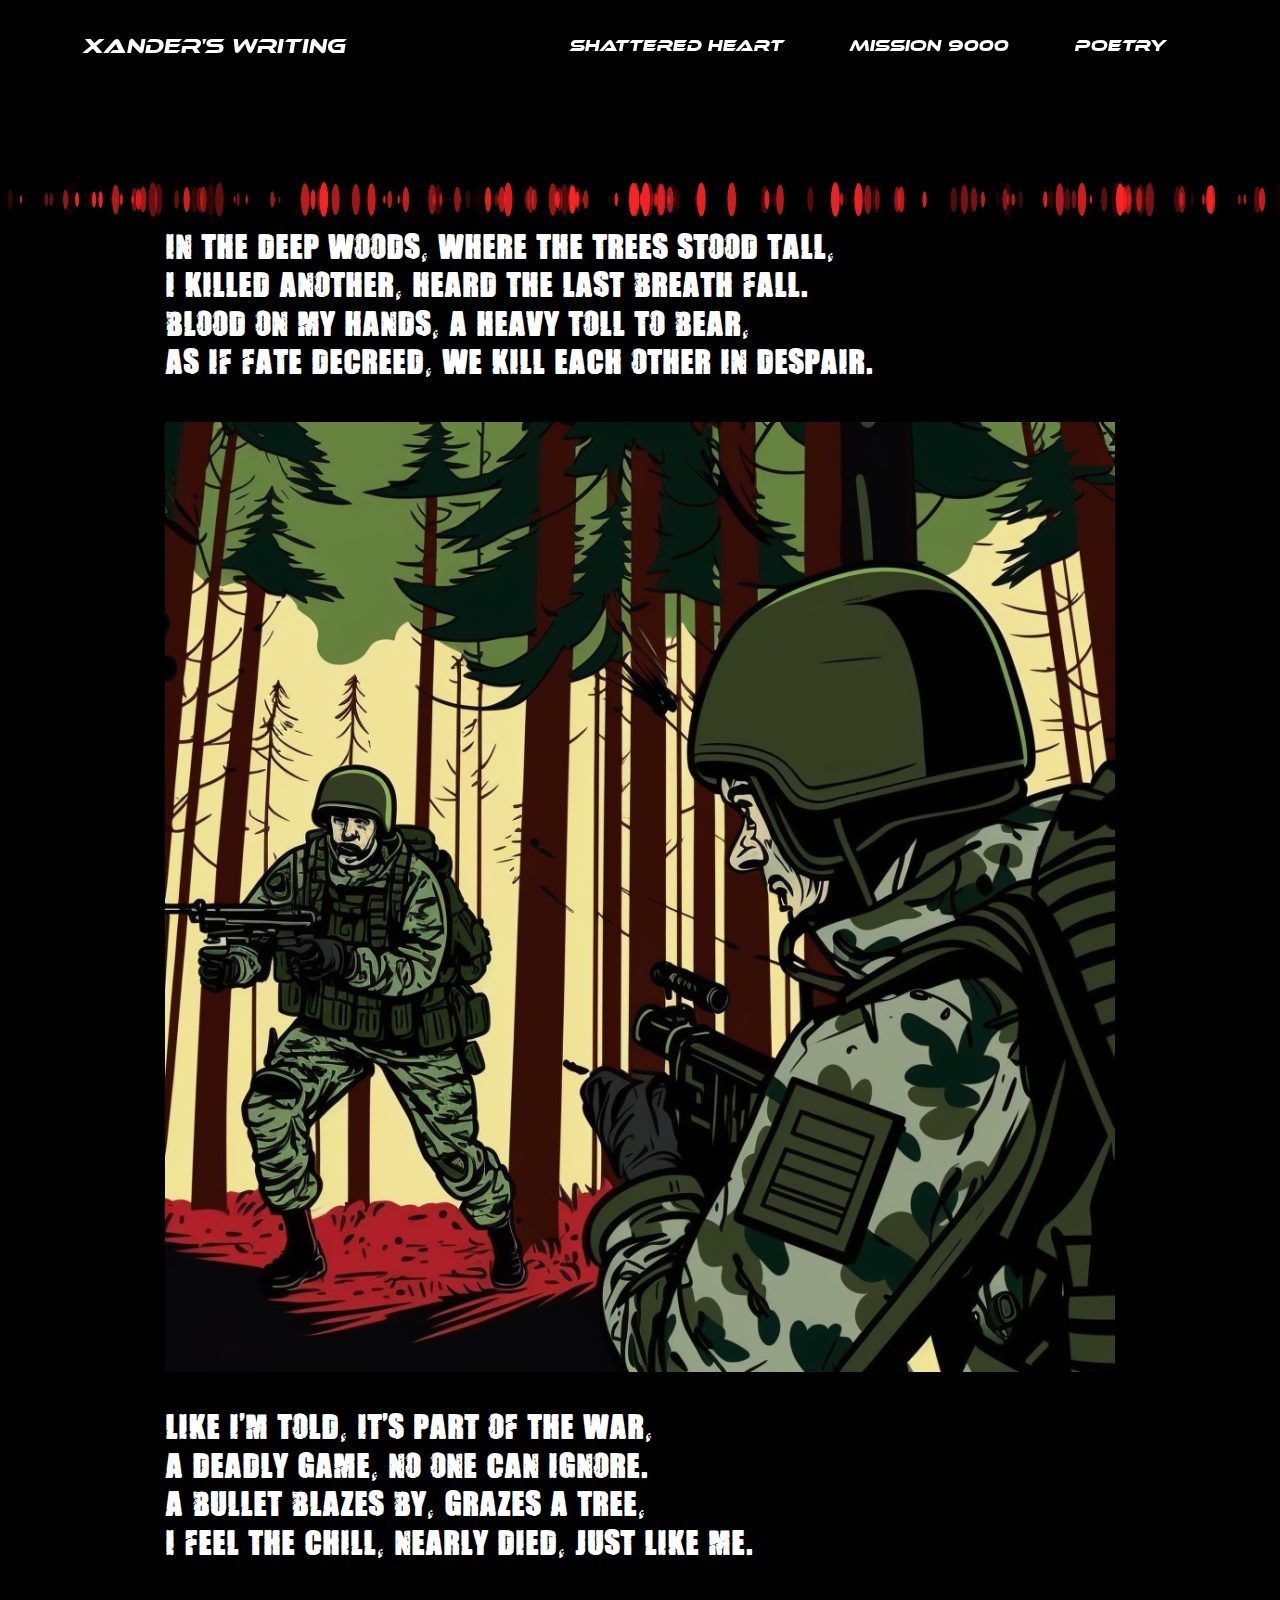
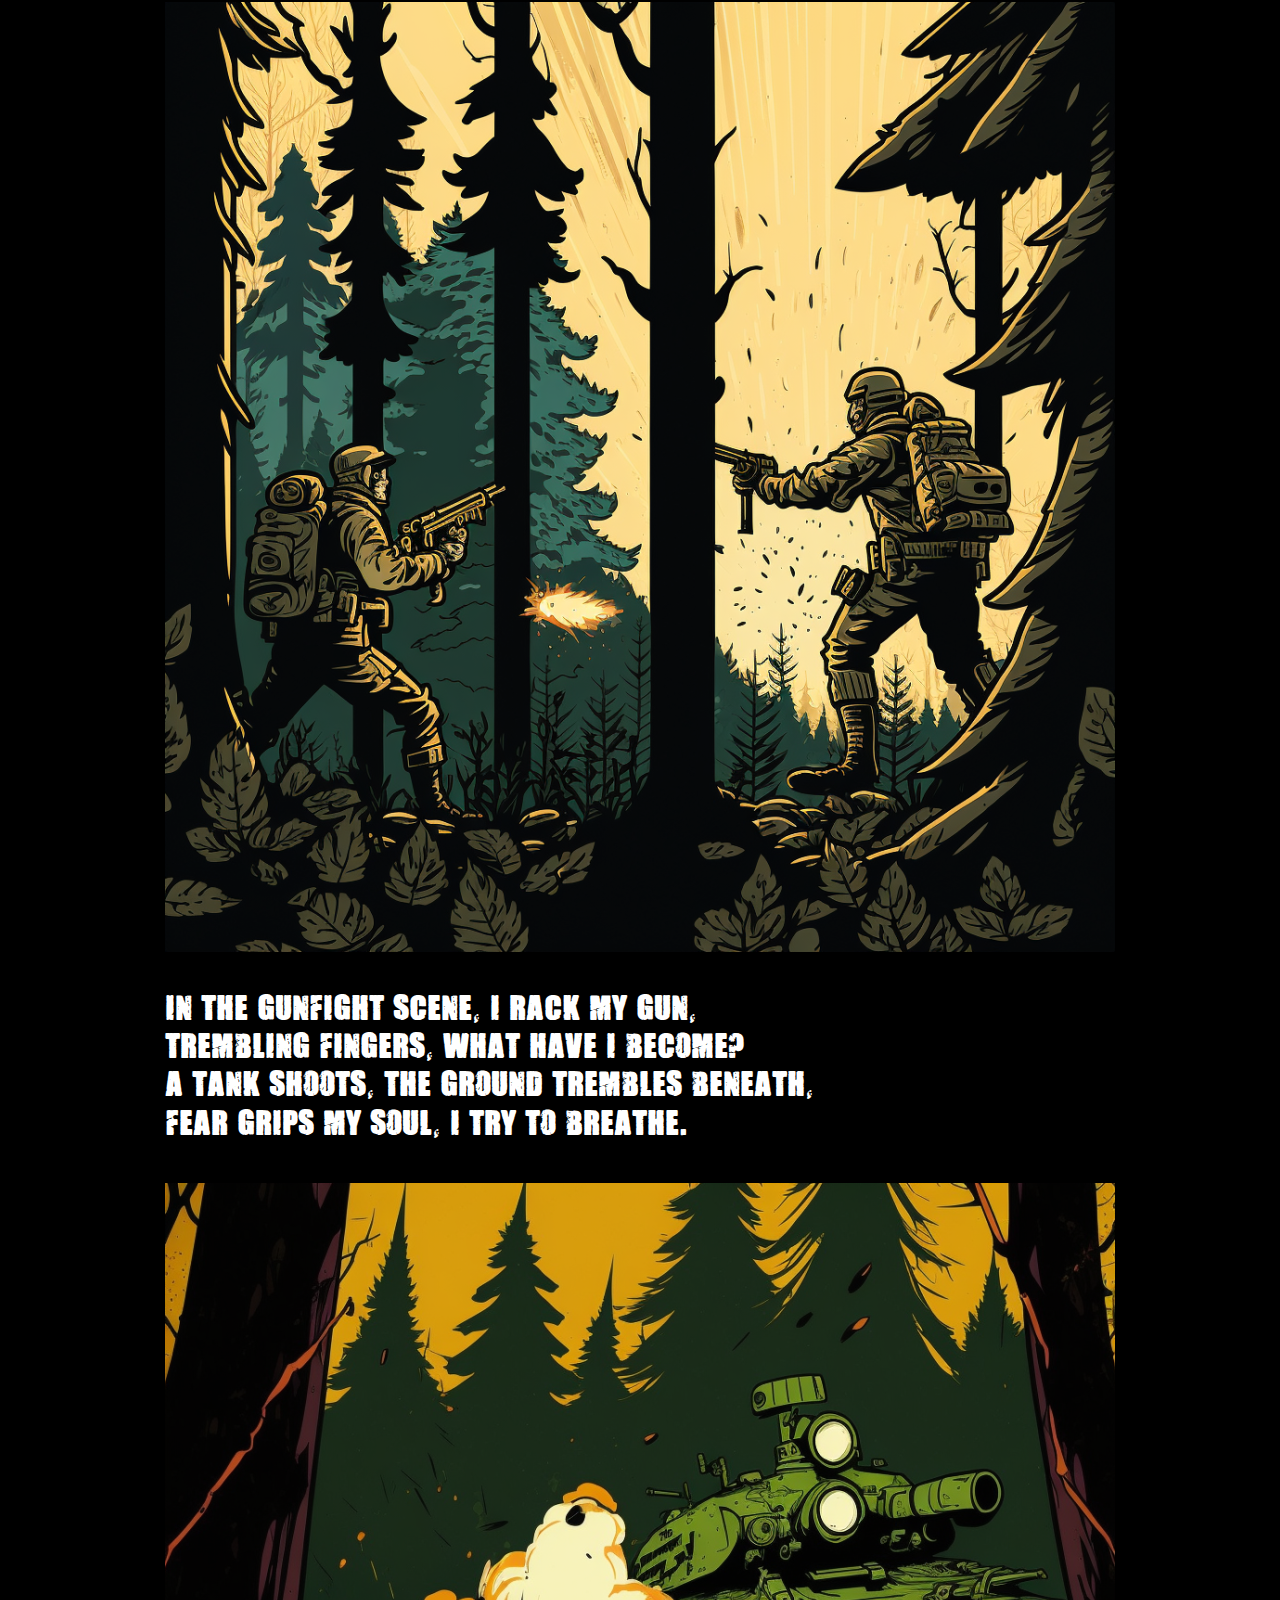
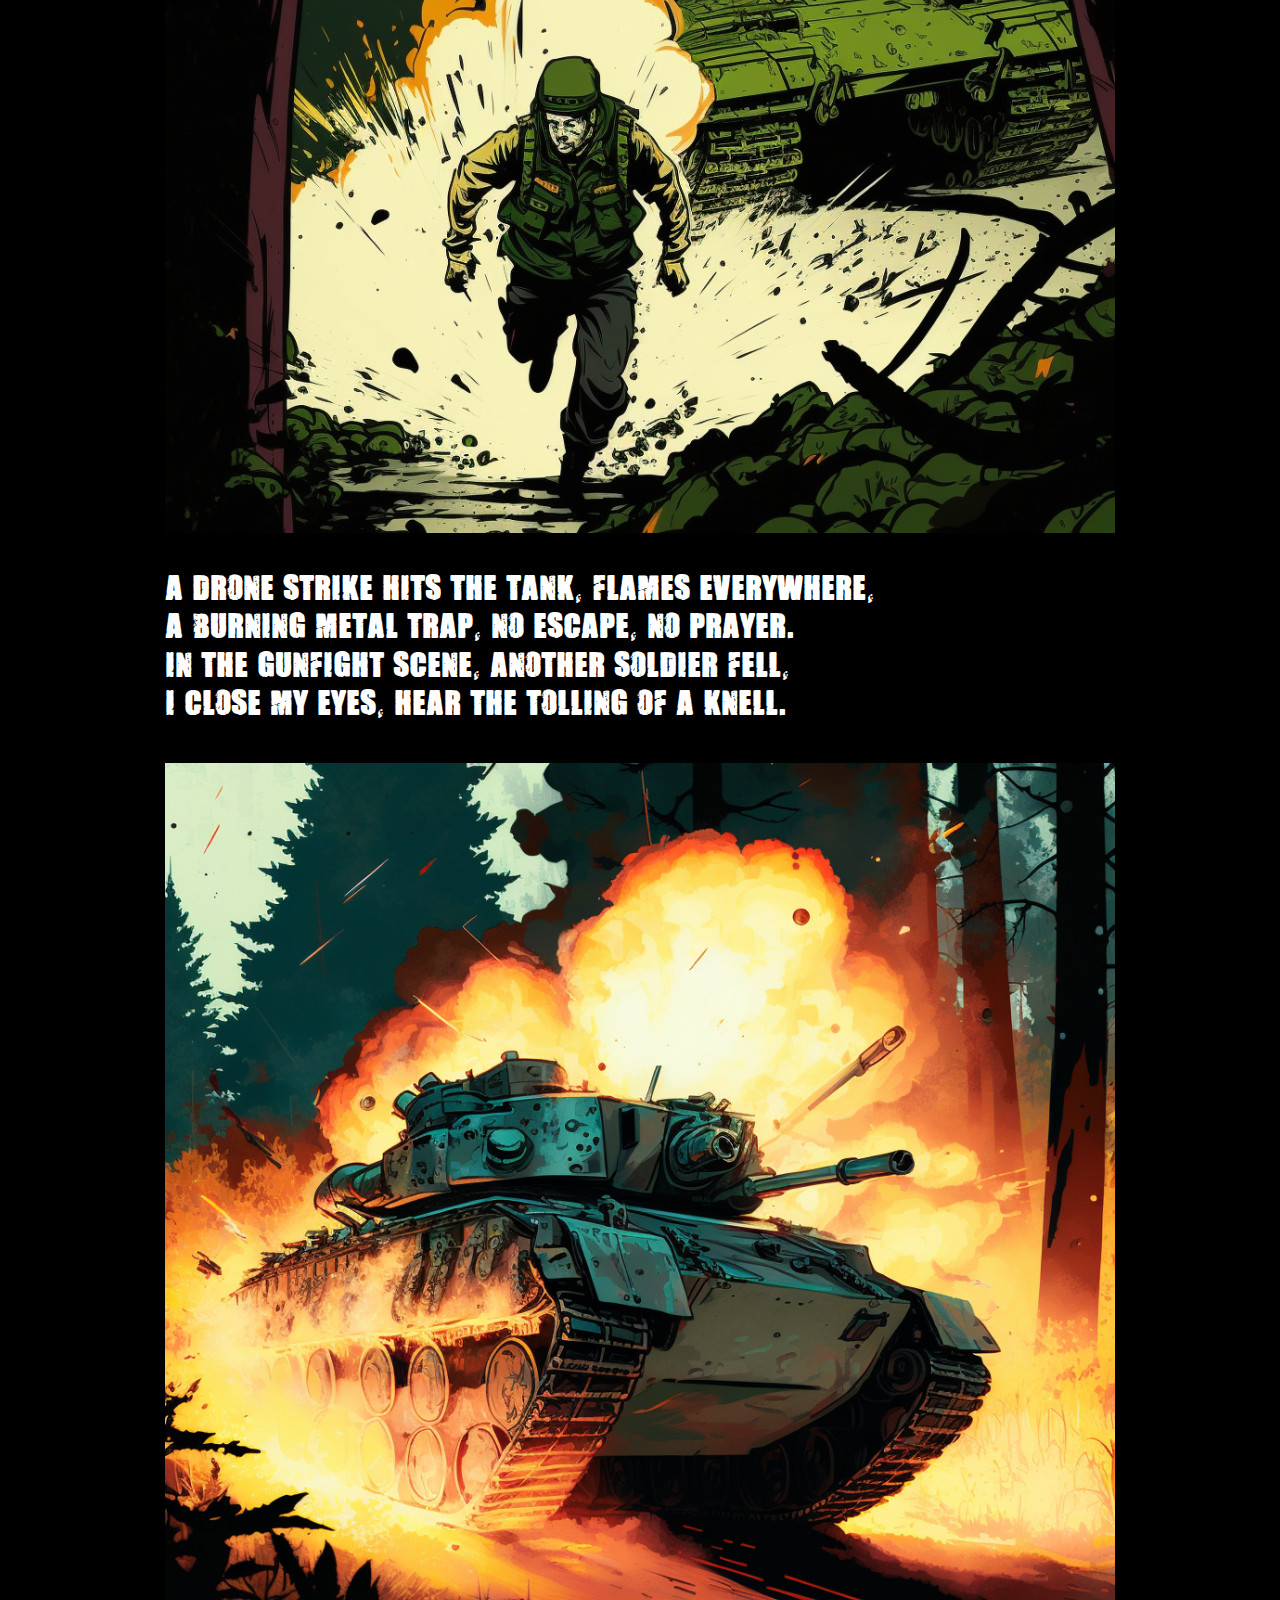
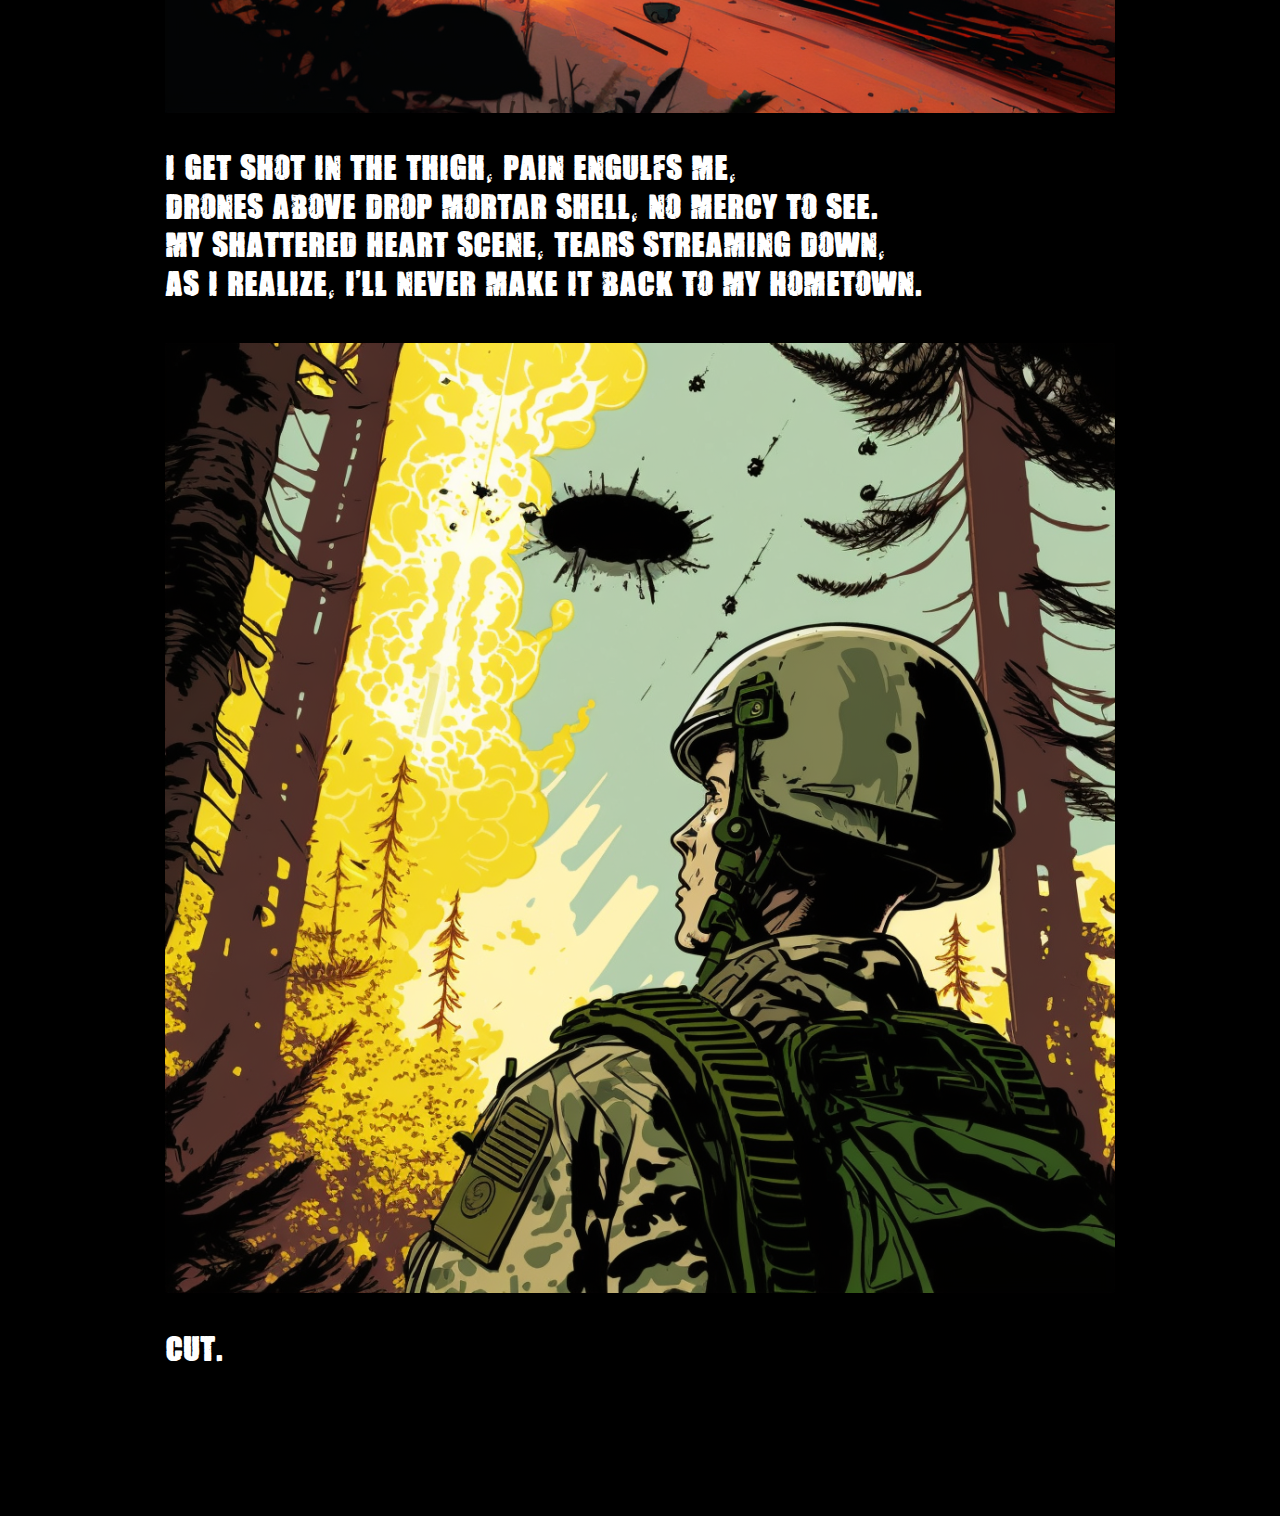
<file: choice.html>
<!DOCTYPE html><html lang="en"><head><meta charset="utf-8"><title>Xander's Writing</title><link rel="stylesheet" href="index.5c32d499.css"><link rel="stylesheet" href="choice.90a3964b.css"><link rel="stylesheet" href="choice.2f1ec2e3.css"><link rel="stylesheet" href="index.534d9cdf.css"><link rel="stylesheet" href="index.6a1a6357.css"><link rel="stylesheet" href="choice.2c737be7.css"></head><body> <div class="snow"></div> <div class="snow"></div> <div class="snow"></div> <div class="snow"></div> <div class="snow"></div> <div class="snow"></div> <div class="snow"></div> <div class="snow"></div> <div class="snow"></div> <div class="snow"></div> <div class="snow"></div> <div class="snow"></div> <div class="snow"></div> <div class="snow"></div> <div class="snow"></div> <div class="snow"></div> <div class="snow"></div> <div class="snow"></div> <div class="snow"></div> <div class="snow"></div> <div class="snow"></div> <div class="snow"></div> <div class="snow"></div> <div class="snow"></div> <div class="snow"></div> <div class="snow"></div> <div class="snow"></div> <div class="snow"></div> <div class="snow"></div> <div class="snow"></div> <div class="snow"></div> <div class="snow"></div> <div class="snow"></div> <div class="snow"></div> <div class="snow"></div> <div class="snow"></div> <div class="snow"></div> <div class="snow"></div> <div class="snow"></div> <div class="snow"></div> <div class="snow"></div> <div class="snow"></div> <div class="snow"></div> <div class="snow"></div> <div class="snow"></div> <div class="snow"></div> <div class="snow"></div> <div class="snow"></div> <div class="snow"></div> <div class="snow"></div> <div class="snow"></div> <div class="snow"></div> <div class="snow"></div> <div class="snow"></div> <div class="snow"></div> <div class="snow"></div> <div class="snow"></div> <div class="snow"></div> <div class="snow"></div> <div class="snow"></div> <div class="snow"></div> <div class="snow"></div> <div class="snow"></div> <div class="snow"></div> <div class="snow"></div> <div class="snow"></div> <div class="snow"></div> <div class="snow"></div> <div class="snow"></div> <div class="snow"></div> <div class="snow"></div> <div class="snow"></div> <div class="snow"></div> <div class="snow"></div> <div class="snow"></div> <div class="snow"></div> <div class="snow"></div> <div class="snow"></div> <div class="snow"></div> <div class="snow"></div> <div class="snow"></div> <div class="snow"></div> <div class="snow"></div> <div class="snow"></div> <div class="snow"></div> <div class="snow"></div> <div class="snow"></div> <div class="snow"></div> <div class="snow"></div> <div class="snow"></div> <div class="snow"></div> <div class="snow"></div> <div class="snow"></div> <div class="snow"></div> <div class="snow"></div> <div class="snow"></div> <div class="snow"></div> <div class="snow"></div> <div class="snow"></div> <div class="snow"></div> <div class="snow"></div> <div class="snow"></div> <div class="snow"></div> <div class="snow"></div> <div class="snow"></div> <div class="snow"></div> <div class="snow"></div> <div class="snow"></div> <div class="snow"></div> <div class="snow"></div> <div class="snow"></div> <div class="snow"></div> <div class="snow"></div> <div class="snow"></div> <div class="snow"></div> <div class="snow"></div> <div class="snow"></div> <div class="snow"></div> <div class="snow"></div> <div class="snow"></div> <div class="snow"></div> <div class="snow"></div> <div class="snow"></div> <div class="snow"></div> <div class="snow"></div> <div class="snow"></div> <div class="snow"></div> <div class="snow"></div> <div class="snow"></div> <div class="snow"></div> <div class="snow"></div> <div class="snow"></div> <div class="snow"></div> <div class="snow"></div> <div class="snow"></div> <div class="snow"></div> <div class="snow"></div> <div class="snow"></div> <div class="snow"></div> <div class="snow"></div> <div class="snow"></div> <div class="snow"></div> <div class="snow"></div> <div class="snow"></div> <div class="snow"></div> <div class="snow"></div> <div class="snow"></div> <div class="snow"></div> <div class="snow"></div> <div class="snow"></div> <div class="snow"></div> <div class="snow"></div> <div class="snow"></div> <div class="snow"></div> <div class="snow"></div> <div class="snow"></div> <div class="snow"></div> <div class="snow"></div> <div class="snow"></div> <div class="snow"></div> <div class="snow"></div> <div class="snow"></div> <div class="snow"></div> <div class="snow"></div> <div class="snow"></div> <div class="snow"></div> <div class="snow"></div> <div class="snow"></div> <div class="snow"></div> <div class="snow"></div> <div class="snow"></div> <div class="snow"></div> <div class="snow"></div> <div class="snow"></div> <div class="snow"></div> <div class="snow"></div> <div class="snow"></div> <div class="snow"></div> <div class="snow"></div> <div class="snow"></div> <div class="snow"></div> <div class="snow"></div> <div class="snow"></div> <div class="snow"></div> <div class="snow"></div> <div class="snow"></div> <div class="snow"></div> <div class="snow"></div> <div class="snow"></div> <div class="snow"></div> <div class="snow"></div> <div class="snow"></div> <div class="snow"></div> <div class="snow"></div> <div class="snow"></div> <div class="snow"></div> <div class="snow"></div> <div class="snow"></div> <div class="snow"></div> <div class="snow"></div>  <nav class="fixed-top navbar navbar-dark navbar-expand-lg p-md-3"> <div class="container"> <a class="navbar-brand" data-value="Xander's Writing" href="index.html">Xander's Writing</a> <button class="navbar-toggler" type="button" data-bs-toggle="collapse" data-bs-target="#navbarNav" aria-controls="navbarNav" aria-expanded="false" aria-label="Toggle navigation"> <span class="navbar-toggler-icon"></span> </button> <div class="collapse navbar-collapse" id="navbarNav"> <div class="mx-auto"></div> <ul class="navbar-nav"> <li class="nav-item"> <a class="nav-link text-white" data-value="Shattered Heart" href="choice.html">Shattered Heart</a> </li> <li class="nav-item"> <a class="nav-link text-white" data-value="Mission 9000" href="fiction.html">Mission 9000</a> </li> <li class="nav-item"> <div class="dropdown"> <a class="dropbtn nav-link text-white" data-value="Poetry">Poetry</a> <div class="dropdown-content"> <a href="mushroom.html">The Fungi Funk</a> <a href="sundae.html">Sundae</a> <a href="silence.html">Silence In Questioning</a> </div> </div> </li> </ul> </div> </div> </nav> <div class="center"> <h2> In the deep woods, where the trees stood tall, <br> I killed another, heard the last breath fall.<br> Blood on my hands, a heavy toll to bear,<br> As if fate decreed, we kill each other in despair.<br> <br> <img src="1.a71bc05a.png"><br> <br> Like I'm told, it's part of the war,<br> A deadly game, no one can ignore.<br> A bullet blazes by, grazes a tree,<br> I feel the chill, nearly died, just like me.<br> <br> <img src="2.62041240.png"><br><br> In the gunfight scene, I rack my gun,<br> Trembling fingers, what have I become?<br> A tank shoots, the ground trembles beneath,<br> Fear grips my soul, I try to breathe.<br> <br> <img src="3.5f749197.png"><br><br> A drone strike hits the tank, flames everywhere,<br> A burning metal trap, no escape, no prayer.<br> In the gunfight scene, another soldier fell,<br> I close my eyes, hear the tolling of a knell.<br> <br> <img src="4.398cae31.png"><br><br> I get shot in the thigh, pain engulfs me,<br> Drones above drop mortar shell, no mercy to see.<br> My shattered heart scene, tears streaming down,<br> As I realize, I'll never make it back to my hometown.<br> <br> <img src="5.4a661331.png"><br><br> cut.<br> </h2></div> <script type="module" src="index.911d8597.js"></script> </body></html>
</file>
<file: index.5c32d499.css>
:root{--bs-blue:#0d6efd;--bs-indigo:#6610f2;--bs-purple:#6f42c1;--bs-pink:#d63384;--bs-red:#dc3545;--bs-orange:#fd7e14;--bs-yellow:#ffc107;--bs-green:#198754;--bs-teal:#20c997;--bs-cyan:#0dcaf0;--bs-white:#fff;--bs-gray:#6c757d;--bs-gray-dark:#343a40;--bs-primary:#0d6efd;--bs-secondary:#6c757d;--bs-success:#198754;--bs-info:#0dcaf0;--bs-warning:#ffc107;--bs-danger:#dc3545;--bs-light:#f8f9fa;--bs-dark:#212529;--bs-font-sans-serif:system-ui,-apple-system,"Segoe UI",Roboto,"Helvetica Neue",Arial,"Noto Sans","Liberation Sans",sans-serif,"Apple Color Emoji","Segoe UI Emoji","Segoe UI Symbol","Noto Color Emoji";--bs-font-monospace:SFMono-Regular,Menlo,Monaco,Consolas,"Liberation Mono","Courier New",monospace;--bs-gradient:linear-gradient(180deg,#ffffff26,#fff0)}*,:after,:before{box-sizing:border-box}@media (prefers-reduced-motion:no-preference){:root{scroll-behavior:smooth}}body{font-family:var(--bs-font-sans-serif);color:#212529;-webkit-text-size-adjust:100%;-webkit-tap-highlight-color:transparent;background-color:#fff;margin:0;font-size:1rem;font-weight:400;line-height:1.5}[tabindex="-1"]:focus:not(:focus-visible){outline:0!important}hr{color:inherit;opacity:.25;background-color:currentColor;border:0;margin:1rem 0}hr:not([size]){height:1px}.h1,.h2,.h3,.h4,.h5,.h6,h1,h2,h3,h4,h5,h6{margin-top:0;margin-bottom:.5rem;font-weight:500;line-height:1.2}.h1,h1{font-size:calc(1.375rem + 1.5vw)}@media (min-width:1200px){.h1,h1{font-size:2.5rem}}.h2,h2{font-size:calc(1.325rem + .9vw)}@media (min-width:1200px){.h2,h2{font-size:2rem}}.h3,h3{font-size:calc(1.3rem + .6vw)}@media (min-width:1200px){.h3,h3{font-size:1.75rem}}.h4,h4{font-size:calc(1.275rem + .3vw)}@media (min-width:1200px){.h4,h4{font-size:1.5rem}}.h5,h5{font-size:1.25rem}.h6,h6{font-size:1rem}p{margin-top:0;margin-bottom:1rem}abbr[data-bs-original-title],abbr[title]{cursor:help;text-decoration-skip-ink:none;text-decoration:underline;-webkit-text-decoration:underline dotted;text-decoration:underline dotted}address{font-style:normal;line-height:inherit;margin-bottom:1rem}ol,ul{padding-left:2rem}dl,ol,ul{margin-top:0;margin-bottom:1rem}ol ol,ol ul,ul ol,ul ul{margin-bottom:0}dt{font-weight:700}dd{margin-bottom:.5rem;margin-left:0}blockquote{margin:0 0 1rem}b,strong{font-weight:bolder}.small,small{font-size:.875em}.mark,mark{background-color:#fcf8e3;padding:.2em}sub,sup{vertical-align:baseline;font-size:.75em;line-height:0;position:relative}sub{bottom:-.25em}sup{top:-.5em}a{color:#0d6efd;text-decoration:underline}a:hover{color:#0a58ca}a:not([href]):not([class]),a:not([href]):not([class]):hover{color:inherit;text-decoration:none}code,kbd,pre,samp{font-family:var(--bs-font-monospace);direction:ltr;unicode-bidi:bidi-override;font-size:1em}pre{margin-top:0;margin-bottom:1rem;font-size:.875em;display:block;overflow:auto}pre code{font-size:inherit;color:inherit;word-break:normal}code{color:#d63384;word-wrap:break-word;font-size:.875em}a>code{color:inherit}kbd{color:#fff;background-color:#212529;border-radius:.2rem;padding:.2rem .4rem;font-size:.875em}kbd kbd{padding:0;font-size:1em;font-weight:700}figure{margin:0 0 1rem}img,svg{vertical-align:middle}table{caption-side:bottom;border-collapse:collapse}caption{color:#6c757d;text-align:left;padding-top:.5rem;padding-bottom:.5rem}th{text-align:inherit;text-align:-webkit-match-parent}tbody,td,tfoot,th,thead,tr{border-color:inherit;border-style:solid;border-width:0}label{display:inline-block}button{border-radius:0}button:focus{outline:1px dotted;outline:-webkit-focus-ring-color auto 5px}button,input,optgroup,select,textarea{font-family:inherit;font-size:inherit;line-height:inherit;margin:0}button,select{text-transform:none}[role=button]{cursor:pointer}select{word-wrap:normal}[list]::-webkit-calendar-picker-indicator{display:none}[type=button],[type=reset],[type=submit],button{-webkit-appearance:button}[type=button]:not(:disabled),[type=reset]:not(:disabled),[type=submit]:not(:disabled),button:not(:disabled){cursor:pointer}::-moz-focus-inner{border-style:none;padding:0}textarea{resize:vertical}fieldset{min-width:0;border:0;margin:0;padding:0}legend{float:left;width:100%;font-size:calc(1.275rem + .3vw);line-height:inherit;margin-bottom:.5rem;padding:0}@media (min-width:1200px){legend{font-size:1.5rem}}legend+*{clear:left}::-webkit-datetime-edit-day-field,::-webkit-datetime-edit-fields-wrapper,::-webkit-datetime-edit-hour-field,::-webkit-datetime-edit-minute,::-webkit-datetime-edit-month-field,::-webkit-datetime-edit-text,::-webkit-datetime-edit-year-field{padding:0}::-webkit-inner-spin-button{height:auto}[type=search]{outline-offset:-2px;-webkit-appearance:textfield}::-webkit-search-decoration{-webkit-appearance:none}::-webkit-color-swatch-wrapper{padding:0}::file-selector-button{font:inherit}::-webkit-file-upload-button{font:inherit;-webkit-appearance:button}output{display:inline-block}iframe{border:0}summary{cursor:pointer;display:list-item}progress{vertical-align:baseline}[hidden]{display:none!important}.lead{font-size:1.25rem;font-weight:300}.display-1{font-size:calc(1.625rem + 4.5vw);font-weight:300;line-height:1.2}@media (min-width:1200px){.display-1{font-size:5rem}}.display-2{font-size:calc(1.575rem + 3.9vw);font-weight:300;line-height:1.2}@media (min-width:1200px){.display-2{font-size:4.5rem}}.display-3{font-size:calc(1.525rem + 3.3vw);font-weight:300;line-height:1.2}@media (min-width:1200px){.display-3{font-size:4rem}}.display-4{font-size:calc(1.475rem + 2.7vw);font-weight:300;line-height:1.2}@media (min-width:1200px){.display-4{font-size:3.5rem}}.display-5{font-size:calc(1.425rem + 2.1vw);font-weight:300;line-height:1.2}@media (min-width:1200px){.display-5{font-size:3rem}}.display-6{font-size:calc(1.375rem + 1.5vw);font-weight:300;line-height:1.2}@media (min-width:1200px){.display-6{font-size:2.5rem}}.list-unstyled,.list-inline{padding-left:0;list-style:none}.list-inline-item{display:inline-block}.list-inline-item:not(:last-child){margin-right:.5rem}.initialism{text-transform:uppercase;font-size:.875em}.blockquote{margin-bottom:1rem;font-size:1.25rem}.blockquote>:last-child{margin-bottom:0}.blockquote-footer{color:#6c757d;margin-top:-1rem;margin-bottom:1rem;font-size:.875em}.blockquote-footer:before{content:"— "}.img-fluid{max-width:100%;height:auto}.img-thumbnail{max-width:100%;height:auto;background-color:#fff;border:1px solid #dee2e6;border-radius:.25rem;padding:.25rem}.figure{display:inline-block}.figure-img{margin-bottom:.5rem;line-height:1}.figure-caption{color:#6c757d;font-size:.875em}.container,.container-fluid,.container-lg,.container-md,.container-sm,.container-xl,.container-xxl{width:100%;padding-right:var(--bs-gutter-x,.75rem);padding-left:var(--bs-gutter-x,.75rem);margin-left:auto;margin-right:auto}@media (min-width:576px){.container,.container-sm{max-width:540px}}@media (min-width:768px){.container,.container-md,.container-sm{max-width:720px}}@media (min-width:992px){.container,.container-lg,.container-md,.container-sm{max-width:960px}}@media (min-width:1200px){.container,.container-lg,.container-md,.container-sm,.container-xl{max-width:1140px}}@media (min-width:1400px){.container,.container-lg,.container-md,.container-sm,.container-xl,.container-xxl{max-width:1320px}}.row{--bs-gutter-x:1.5rem;--bs-gutter-y:0;margin-top:calc(var(--bs-gutter-y)*-1);margin-right:calc(var(--bs-gutter-x)/-2);margin-left:calc(var(--bs-gutter-x)/-2);flex-wrap:wrap;display:flex}.row>*{width:100%;max-width:100%;padding-right:calc(var(--bs-gutter-x)/2);padding-left:calc(var(--bs-gutter-x)/2);margin-top:var(--bs-gutter-y);flex-shrink:0}.col{flex:1 0}.row-cols-auto>*{width:auto;flex:none}.row-cols-1>*{width:100%;flex:none}.row-cols-2>*{width:50%;flex:none}.row-cols-3>*{width:33.3333%;flex:none}.row-cols-4>*{width:25%;flex:none}.row-cols-5>*{width:20%;flex:none}.row-cols-6>*{width:16.6667%;flex:none}.col-auto{width:auto;flex:none}.col-1{width:8.33333%;flex:none}.col-2{width:16.6667%;flex:none}.col-3{width:25%;flex:none}.col-4{width:33.3333%;flex:none}.col-5{width:41.6667%;flex:none}.col-6{width:50%;flex:none}.col-7{width:58.3333%;flex:none}.col-8{width:66.6667%;flex:none}.col-9{width:75%;flex:none}.col-10{width:83.3333%;flex:none}.col-11{width:91.6667%;flex:none}.col-12{width:100%;flex:none}.offset-1{margin-left:8.33333%}.offset-2{margin-left:16.6667%}.offset-3{margin-left:25%}.offset-4{margin-left:33.3333%}.offset-5{margin-left:41.6667%}.offset-6{margin-left:50%}.offset-7{margin-left:58.3333%}.offset-8{margin-left:66.6667%}.offset-9{margin-left:75%}.offset-10{margin-left:83.3333%}.offset-11{margin-left:91.6667%}.g-0,.gx-0{--bs-gutter-x:0}.g-0,.gy-0{--bs-gutter-y:0}.g-1,.gx-1{--bs-gutter-x:.25rem}.g-1,.gy-1{--bs-gutter-y:.25rem}.g-2,.gx-2{--bs-gutter-x:.5rem}.g-2,.gy-2{--bs-gutter-y:.5rem}.g-3,.gx-3{--bs-gutter-x:1rem}.g-3,.gy-3{--bs-gutter-y:1rem}.g-4,.gx-4{--bs-gutter-x:1.5rem}.g-4,.gy-4{--bs-gutter-y:1.5rem}.g-5,.gx-5{--bs-gutter-x:3rem}.g-5,.gy-5{--bs-gutter-y:3rem}@media (min-width:576px){.col-sm{flex:1 0}.row-cols-sm-auto>*{width:auto;flex:none}.row-cols-sm-1>*{width:100%;flex:none}.row-cols-sm-2>*{width:50%;flex:none}.row-cols-sm-3>*{width:33.3333%;flex:none}.row-cols-sm-4>*{width:25%;flex:none}.row-cols-sm-5>*{width:20%;flex:none}.row-cols-sm-6>*{width:16.6667%;flex:none}.col-sm-auto{width:auto;flex:none}.col-sm-1{width:8.33333%;flex:none}.col-sm-2{width:16.6667%;flex:none}.col-sm-3{width:25%;flex:none}.col-sm-4{width:33.3333%;flex:none}.col-sm-5{width:41.6667%;flex:none}.col-sm-6{width:50%;flex:none}.col-sm-7{width:58.3333%;flex:none}.col-sm-8{width:66.6667%;flex:none}.col-sm-9{width:75%;flex:none}.col-sm-10{width:83.3333%;flex:none}.col-sm-11{width:91.6667%;flex:none}.col-sm-12{width:100%;flex:none}.offset-sm-0{margin-left:0}.offset-sm-1{margin-left:8.33333%}.offset-sm-2{margin-left:16.6667%}.offset-sm-3{margin-left:25%}.offset-sm-4{margin-left:33.3333%}.offset-sm-5{margin-left:41.6667%}.offset-sm-6{margin-left:50%}.offset-sm-7{margin-left:58.3333%}.offset-sm-8{margin-left:66.6667%}.offset-sm-9{margin-left:75%}.offset-sm-10{margin-left:83.3333%}.offset-sm-11{margin-left:91.6667%}.g-sm-0,.gx-sm-0{--bs-gutter-x:0}.g-sm-0,.gy-sm-0{--bs-gutter-y:0}.g-sm-1,.gx-sm-1{--bs-gutter-x:.25rem}.g-sm-1,.gy-sm-1{--bs-gutter-y:.25rem}.g-sm-2,.gx-sm-2{--bs-gutter-x:.5rem}.g-sm-2,.gy-sm-2{--bs-gutter-y:.5rem}.g-sm-3,.gx-sm-3{--bs-gutter-x:1rem}.g-sm-3,.gy-sm-3{--bs-gutter-y:1rem}.g-sm-4,.gx-sm-4{--bs-gutter-x:1.5rem}.g-sm-4,.gy-sm-4{--bs-gutter-y:1.5rem}.g-sm-5,.gx-sm-5{--bs-gutter-x:3rem}.g-sm-5,.gy-sm-5{--bs-gutter-y:3rem}}@media (min-width:768px){.col-md{flex:1 0}.row-cols-md-auto>*{width:auto;flex:none}.row-cols-md-1>*{width:100%;flex:none}.row-cols-md-2>*{width:50%;flex:none}.row-cols-md-3>*{width:33.3333%;flex:none}.row-cols-md-4>*{width:25%;flex:none}.row-cols-md-5>*{width:20%;flex:none}.row-cols-md-6>*{width:16.6667%;flex:none}.col-md-auto{width:auto;flex:none}.col-md-1{width:8.33333%;flex:none}.col-md-2{width:16.6667%;flex:none}.col-md-3{width:25%;flex:none}.col-md-4{width:33.3333%;flex:none}.col-md-5{width:41.6667%;flex:none}.col-md-6{width:50%;flex:none}.col-md-7{width:58.3333%;flex:none}.col-md-8{width:66.6667%;flex:none}.col-md-9{width:75%;flex:none}.col-md-10{width:83.3333%;flex:none}.col-md-11{width:91.6667%;flex:none}.col-md-12{width:100%;flex:none}.offset-md-0{margin-left:0}.offset-md-1{margin-left:8.33333%}.offset-md-2{margin-left:16.6667%}.offset-md-3{margin-left:25%}.offset-md-4{margin-left:33.3333%}.offset-md-5{margin-left:41.6667%}.offset-md-6{margin-left:50%}.offset-md-7{margin-left:58.3333%}.offset-md-8{margin-left:66.6667%}.offset-md-9{margin-left:75%}.offset-md-10{margin-left:83.3333%}.offset-md-11{margin-left:91.6667%}.g-md-0,.gx-md-0{--bs-gutter-x:0}.g-md-0,.gy-md-0{--bs-gutter-y:0}.g-md-1,.gx-md-1{--bs-gutter-x:.25rem}.g-md-1,.gy-md-1{--bs-gutter-y:.25rem}.g-md-2,.gx-md-2{--bs-gutter-x:.5rem}.g-md-2,.gy-md-2{--bs-gutter-y:.5rem}.g-md-3,.gx-md-3{--bs-gutter-x:1rem}.g-md-3,.gy-md-3{--bs-gutter-y:1rem}.g-md-4,.gx-md-4{--bs-gutter-x:1.5rem}.g-md-4,.gy-md-4{--bs-gutter-y:1.5rem}.g-md-5,.gx-md-5{--bs-gutter-x:3rem}.g-md-5,.gy-md-5{--bs-gutter-y:3rem}}@media (min-width:992px){.col-lg{flex:1 0}.row-cols-lg-auto>*{width:auto;flex:none}.row-cols-lg-1>*{width:100%;flex:none}.row-cols-lg-2>*{width:50%;flex:none}.row-cols-lg-3>*{width:33.3333%;flex:none}.row-cols-lg-4>*{width:25%;flex:none}.row-cols-lg-5>*{width:20%;flex:none}.row-cols-lg-6>*{width:16.6667%;flex:none}.col-lg-auto{width:auto;flex:none}.col-lg-1{width:8.33333%;flex:none}.col-lg-2{width:16.6667%;flex:none}.col-lg-3{width:25%;flex:none}.col-lg-4{width:33.3333%;flex:none}.col-lg-5{width:41.6667%;flex:none}.col-lg-6{width:50%;flex:none}.col-lg-7{width:58.3333%;flex:none}.col-lg-8{width:66.6667%;flex:none}.col-lg-9{width:75%;flex:none}.col-lg-10{width:83.3333%;flex:none}.col-lg-11{width:91.6667%;flex:none}.col-lg-12{width:100%;flex:none}.offset-lg-0{margin-left:0}.offset-lg-1{margin-left:8.33333%}.offset-lg-2{margin-left:16.6667%}.offset-lg-3{margin-left:25%}.offset-lg-4{margin-left:33.3333%}.offset-lg-5{margin-left:41.6667%}.offset-lg-6{margin-left:50%}.offset-lg-7{margin-left:58.3333%}.offset-lg-8{margin-left:66.6667%}.offset-lg-9{margin-left:75%}.offset-lg-10{margin-left:83.3333%}.offset-lg-11{margin-left:91.6667%}.g-lg-0,.gx-lg-0{--bs-gutter-x:0}.g-lg-0,.gy-lg-0{--bs-gutter-y:0}.g-lg-1,.gx-lg-1{--bs-gutter-x:.25rem}.g-lg-1,.gy-lg-1{--bs-gutter-y:.25rem}.g-lg-2,.gx-lg-2{--bs-gutter-x:.5rem}.g-lg-2,.gy-lg-2{--bs-gutter-y:.5rem}.g-lg-3,.gx-lg-3{--bs-gutter-x:1rem}.g-lg-3,.gy-lg-3{--bs-gutter-y:1rem}.g-lg-4,.gx-lg-4{--bs-gutter-x:1.5rem}.g-lg-4,.gy-lg-4{--bs-gutter-y:1.5rem}.g-lg-5,.gx-lg-5{--bs-gutter-x:3rem}.g-lg-5,.gy-lg-5{--bs-gutter-y:3rem}}@media (min-width:1200px){.col-xl{flex:1 0}.row-cols-xl-auto>*{width:auto;flex:none}.row-cols-xl-1>*{width:100%;flex:none}.row-cols-xl-2>*{width:50%;flex:none}.row-cols-xl-3>*{width:33.3333%;flex:none}.row-cols-xl-4>*{width:25%;flex:none}.row-cols-xl-5>*{width:20%;flex:none}.row-cols-xl-6>*{width:16.6667%;flex:none}.col-xl-auto{width:auto;flex:none}.col-xl-1{width:8.33333%;flex:none}.col-xl-2{width:16.6667%;flex:none}.col-xl-3{width:25%;flex:none}.col-xl-4{width:33.3333%;flex:none}.col-xl-5{width:41.6667%;flex:none}.col-xl-6{width:50%;flex:none}.col-xl-7{width:58.3333%;flex:none}.col-xl-8{width:66.6667%;flex:none}.col-xl-9{width:75%;flex:none}.col-xl-10{width:83.3333%;flex:none}.col-xl-11{width:91.6667%;flex:none}.col-xl-12{width:100%;flex:none}.offset-xl-0{margin-left:0}.offset-xl-1{margin-left:8.33333%}.offset-xl-2{margin-left:16.6667%}.offset-xl-3{margin-left:25%}.offset-xl-4{margin-left:33.3333%}.offset-xl-5{margin-left:41.6667%}.offset-xl-6{margin-left:50%}.offset-xl-7{margin-left:58.3333%}.offset-xl-8{margin-left:66.6667%}.offset-xl-9{margin-left:75%}.offset-xl-10{margin-left:83.3333%}.offset-xl-11{margin-left:91.6667%}.g-xl-0,.gx-xl-0{--bs-gutter-x:0}.g-xl-0,.gy-xl-0{--bs-gutter-y:0}.g-xl-1,.gx-xl-1{--bs-gutter-x:.25rem}.g-xl-1,.gy-xl-1{--bs-gutter-y:.25rem}.g-xl-2,.gx-xl-2{--bs-gutter-x:.5rem}.g-xl-2,.gy-xl-2{--bs-gutter-y:.5rem}.g-xl-3,.gx-xl-3{--bs-gutter-x:1rem}.g-xl-3,.gy-xl-3{--bs-gutter-y:1rem}.g-xl-4,.gx-xl-4{--bs-gutter-x:1.5rem}.g-xl-4,.gy-xl-4{--bs-gutter-y:1.5rem}.g-xl-5,.gx-xl-5{--bs-gutter-x:3rem}.g-xl-5,.gy-xl-5{--bs-gutter-y:3rem}}@media (min-width:1400px){.col-xxl{flex:1 0}.row-cols-xxl-auto>*{width:auto;flex:none}.row-cols-xxl-1>*{width:100%;flex:none}.row-cols-xxl-2>*{width:50%;flex:none}.row-cols-xxl-3>*{width:33.3333%;flex:none}.row-cols-xxl-4>*{width:25%;flex:none}.row-cols-xxl-5>*{width:20%;flex:none}.row-cols-xxl-6>*{width:16.6667%;flex:none}.col-xxl-auto{width:auto;flex:none}.col-xxl-1{width:8.33333%;flex:none}.col-xxl-2{width:16.6667%;flex:none}.col-xxl-3{width:25%;flex:none}.col-xxl-4{width:33.3333%;flex:none}.col-xxl-5{width:41.6667%;flex:none}.col-xxl-6{width:50%;flex:none}.col-xxl-7{width:58.3333%;flex:none}.col-xxl-8{width:66.6667%;flex:none}.col-xxl-9{width:75%;flex:none}.col-xxl-10{width:83.3333%;flex:none}.col-xxl-11{width:91.6667%;flex:none}.col-xxl-12{width:100%;flex:none}.offset-xxl-0{margin-left:0}.offset-xxl-1{margin-left:8.33333%}.offset-xxl-2{margin-left:16.6667%}.offset-xxl-3{margin-left:25%}.offset-xxl-4{margin-left:33.3333%}.offset-xxl-5{margin-left:41.6667%}.offset-xxl-6{margin-left:50%}.offset-xxl-7{margin-left:58.3333%}.offset-xxl-8{margin-left:66.6667%}.offset-xxl-9{margin-left:75%}.offset-xxl-10{margin-left:83.3333%}.offset-xxl-11{margin-left:91.6667%}.g-xxl-0,.gx-xxl-0{--bs-gutter-x:0}.g-xxl-0,.gy-xxl-0{--bs-gutter-y:0}.g-xxl-1,.gx-xxl-1{--bs-gutter-x:.25rem}.g-xxl-1,.gy-xxl-1{--bs-gutter-y:.25rem}.g-xxl-2,.gx-xxl-2{--bs-gutter-x:.5rem}.g-xxl-2,.gy-xxl-2{--bs-gutter-y:.5rem}.g-xxl-3,.gx-xxl-3{--bs-gutter-x:1rem}.g-xxl-3,.gy-xxl-3{--bs-gutter-y:1rem}.g-xxl-4,.gx-xxl-4{--bs-gutter-x:1.5rem}.g-xxl-4,.gy-xxl-4{--bs-gutter-y:1.5rem}.g-xxl-5,.gx-xxl-5{--bs-gutter-x:3rem}.g-xxl-5,.gy-xxl-5{--bs-gutter-y:3rem}}.table{--bs-table-bg:transparent;--bs-table-striped-color:#212529;--bs-table-striped-bg:#0000000d;--bs-table-active-color:#212529;--bs-table-active-bg:#0000001a;--bs-table-hover-color:#212529;--bs-table-hover-bg:#00000013;width:100%;color:#212529;vertical-align:top;border-color:#dee2e6;margin-bottom:1rem}.table>:not(caption)>*>*{background-color:var(--bs-table-bg);background-image:linear-gradient(var(--bs-table-accent-bg),var(--bs-table-accent-bg));border-bottom-width:1px;padding:.5rem}.table>tbody{vertical-align:inherit}.table>thead{vertical-align:bottom}.table>:not(:last-child)>:last-child>*{border-bottom-color:currentColor}.caption-top{caption-side:top}.table-sm>:not(caption)>*>*{padding:.25rem}.table-bordered>:not(caption)>*{border-width:1px 0}.table-bordered>:not(caption)>*>*{border-width:0 1px}.table-borderless>:not(caption)>*>*{border-bottom-width:0}.table-striped>tbody>tr:nth-of-type(2n+1){--bs-table-accent-bg:var(--bs-table-striped-bg);color:var(--bs-table-striped-color)}.table-active{--bs-table-accent-bg:var(--bs-table-active-bg);color:var(--bs-table-active-color)}.table-hover>tbody>tr:hover{--bs-table-accent-bg:var(--bs-table-hover-bg);color:var(--bs-table-hover-color)}.table-primary{--bs-table-bg:#cfe2ff;--bs-table-striped-bg:#c5d7f2;--bs-table-striped-color:#000;--bs-table-active-bg:#bacbe6;--bs-table-active-color:#000;--bs-table-hover-bg:#bfd1ec;--bs-table-hover-color:#000;color:#000;border-color:#bacbe6}.table-secondary{--bs-table-bg:#e2e3e5;--bs-table-striped-bg:#d7d8da;--bs-table-striped-color:#000;--bs-table-active-bg:#cbccce;--bs-table-active-color:#000;--bs-table-hover-bg:#d1d2d4;--bs-table-hover-color:#000;color:#000;border-color:#cbccce}.table-success{--bs-table-bg:#d1e7dd;--bs-table-striped-bg:#c7dbd2;--bs-table-striped-color:#000;--bs-table-active-bg:#bcd0c7;--bs-table-active-color:#000;--bs-table-hover-bg:#c1d6cc;--bs-table-hover-color:#000;color:#000;border-color:#bcd0c7}.table-info{--bs-table-bg:#cff4fc;--bs-table-striped-bg:#c5e8ef;--bs-table-striped-color:#000;--bs-table-active-bg:#badce3;--bs-table-active-color:#000;--bs-table-hover-bg:#bfe2e9;--bs-table-hover-color:#000;color:#000;border-color:#badce3}.table-warning{--bs-table-bg:#fff3cd;--bs-table-striped-bg:#f2e7c3;--bs-table-striped-color:#000;--bs-table-active-bg:#e6dbb9;--bs-table-active-color:#000;--bs-table-hover-bg:#ece1be;--bs-table-hover-color:#000;color:#000;border-color:#e6dbb9}.table-danger{--bs-table-bg:#f8d7da;--bs-table-striped-bg:#eccccf;--bs-table-striped-color:#000;--bs-table-active-bg:#dfc2c4;--bs-table-active-color:#000;--bs-table-hover-bg:#e5c7ca;--bs-table-hover-color:#000;color:#000;border-color:#dfc2c4}.table-light{--bs-table-bg:#f8f9fa;--bs-table-striped-bg:#ecedee;--bs-table-striped-color:#000;--bs-table-active-bg:#dfe0e1;--bs-table-active-color:#000;--bs-table-hover-bg:#e5e6e7;--bs-table-hover-color:#000;color:#000;border-color:#dfe0e1}.table-dark{--bs-table-bg:#212529;--bs-table-striped-bg:#2c3034;--bs-table-striped-color:#fff;--bs-table-active-bg:#373b3e;--bs-table-active-color:#fff;--bs-table-hover-bg:#323539;--bs-table-hover-color:#fff;color:#fff;border-color:#373b3e}.table-responsive{-webkit-overflow-scrolling:touch;overflow-x:auto}@media (max-width:575.98px){.table-responsive-sm{-webkit-overflow-scrolling:touch;overflow-x:auto}}@media (max-width:767.98px){.table-responsive-md{-webkit-overflow-scrolling:touch;overflow-x:auto}}@media (max-width:991.98px){.table-responsive-lg{-webkit-overflow-scrolling:touch;overflow-x:auto}}@media (max-width:1199.98px){.table-responsive-xl{-webkit-overflow-scrolling:touch;overflow-x:auto}}@media (max-width:1399.98px){.table-responsive-xxl{-webkit-overflow-scrolling:touch;overflow-x:auto}}.form-label{margin-bottom:.5rem}.col-form-label{font-size:inherit;margin-bottom:0;padding-top:calc(.375rem + 1px);padding-bottom:calc(.375rem + 1px);line-height:1.5}.col-form-label-lg{padding-top:calc(.5rem + 1px);padding-bottom:calc(.5rem + 1px);font-size:1.25rem}.col-form-label-sm{padding-top:calc(.25rem + 1px);padding-bottom:calc(.25rem + 1px);font-size:.875rem}.form-text{color:#6c757d;margin-top:.25rem;font-size:.875em}.form-control{width:100%;color:#212529;appearance:none;background-color:#fff;background-clip:padding-box;border:1px solid #ced4da;border-radius:.25rem;padding:.375rem .75rem;font-size:1rem;font-weight:400;line-height:1.5;transition:border-color .15s ease-in-out,box-shadow .15s ease-in-out;display:block}@media (prefers-reduced-motion:reduce){.form-control{transition:none}}.form-control[type=file]{overflow:hidden}.form-control[type=file]:not(:disabled):not([readonly]){cursor:pointer}.form-control:focus{color:#212529;background-color:#fff;border-color:#86b7fe;outline:0;box-shadow:0 0 0 .25rem #0d6efd40}.form-control::-webkit-date-and-time-value{height:1.5em}.form-control::placeholder{color:#6c757d;opacity:1}.form-control:disabled,.form-control[readonly]{opacity:1;background-color:#e9ecef}.form-control::file-selector-button{-webkit-margin-end:.75rem;color:#212529;pointer-events:none;border-color:inherit;border-style:solid;border-width:0;margin:-.375rem -.75rem;background-color:#e9ecef;border-inline-end-width:1px;border-radius:0;margin-inline-end:.75rem;padding:.375rem .75rem;transition:color .15s ease-in-out,background-color .15s ease-in-out,border-color .15s ease-in-out,box-shadow .15s ease-in-out}@media (prefers-reduced-motion:reduce){.form-control::file-selector-button{transition:none}}.form-control:hover:not(:disabled):not([readonly])::file-selector-button{background-color:#dde0e3}.form-control::-webkit-file-upload-button{-webkit-margin-end:.75rem;color:#212529;pointer-events:none;border-color:inherit;background-color:#e9ecef;border-style:solid;border-width:0;border-inline-end-width:1px;border-radius:0;margin:-.375rem -.75rem;margin-inline-end:.75rem;padding:.375rem .75rem;transition:color .15s ease-in-out,background-color .15s ease-in-out,border-color .15s ease-in-out,box-shadow .15s ease-in-out}@media (prefers-reduced-motion:reduce){.form-control::-webkit-file-upload-button{transition:none}}.form-control:hover:not(:disabled):not([readonly])::-webkit-file-upload-button{background-color:#dde0e3}.form-control-plaintext{width:100%;color:#212529;background-color:#0000;border:1px solid #0000;border-width:1px 0;margin-bottom:0;padding:.375rem 0;line-height:1.5;display:block}.form-control-plaintext.form-control-lg,.form-control-plaintext.form-control-sm{padding-left:0;padding-right:0}.form-control-sm{min-height:calc(1.5em + .5rem + 2px);border-radius:.2rem;padding:.25rem .5rem;font-size:.875rem}.form-control-sm::file-selector-button{-webkit-margin-end:.5rem;margin:-.25rem -.5rem;margin-inline-end:.5rem;padding:.25rem .5rem}.form-control-lg{min-height:calc(1.5em + 1rem + 2px);border-radius:.3rem;padding:.5rem 1rem;font-size:1.25rem}.form-control-lg::file-selector-button{-webkit-margin-end:1rem;margin:-.5rem -1rem;margin-inline-end:1rem;padding:.5rem 1rem}textarea.form-control{min-height:calc(1.5em + .75rem + 2px)}textarea.form-control-sm{min-height:calc(1.5em + .5rem + 2px)}textarea.form-control-lg{min-height:calc(1.5em + 1rem + 2px)}.form-control-color{max-width:3rem;height:auto;padding:.375rem}.form-control-color:not(:disabled):not([readonly]){cursor:pointer}.form-control-color::-moz-color-swatch{height:1.5em;border-radius:.25rem}.form-control-color::-webkit-color-swatch{height:1.5em;border-radius:.25rem}.form-select{width:100%;color:#212529;vertical-align:middle;appearance:none;background-color:#fff;background-image:url("data:image/svg+xml,%3csvg xmlns='http://www.w3.org/2000/svg' viewBox='0 0 16 16'%3e%3cpath fill='none' stroke='%23343a40' stroke-linecap='round' stroke-linejoin='round' stroke-width='2' d='M2 5l6 6 6-6'/%3e%3c/svg%3e");background-position:right .75rem center;background-repeat:no-repeat;background-size:16px 12px;border:1px solid #ced4da;border-radius:.25rem;padding:.375rem 1.75rem .375rem .75rem;font-size:1rem;font-weight:400;line-height:1.5;display:block}.form-select:focus{border-color:#86b7fe;outline:0;box-shadow:0 0 0 .25rem #0d6efd40}.form-select[multiple],.form-select[size]:not([size="1"]){background-image:none;padding-right:.75rem}.form-select:disabled{color:#6c757d;background-color:#e9ecef}.form-select:-moz-focusring{color:#0000;text-shadow:0 0 #212529}.form-select-sm{padding-top:.25rem;padding-bottom:.25rem;padding-left:.5rem;font-size:.875rem}.form-select-lg{padding-top:.5rem;padding-bottom:.5rem;padding-left:1rem;font-size:1.25rem}.form-check{min-height:1.5rem;margin-bottom:.125rem;padding-left:1.5em;display:block}.form-check .form-check-input{float:left;margin-left:-1.5em}.form-check-input{width:1em;height:1em;vertical-align:top;appearance:none;-webkit-print-color-adjust:exact;color-adjust:exact;background-color:#fff;background-position:50%;background-repeat:no-repeat;background-size:contain;border:1px solid #00000040;margin-top:.25em;transition:background-color .15s ease-in-out,background-position .15s ease-in-out,border-color .15s ease-in-out,box-shadow .15s ease-in-out}@media (prefers-reduced-motion:reduce){.form-check-input{transition:none}}.form-check-input[type=checkbox]{border-radius:.25em}.form-check-input[type=radio]{border-radius:50%}.form-check-input:active{filter:brightness(90%)}.form-check-input:focus{border-color:#86b7fe;outline:0;box-shadow:0 0 0 .25rem #0d6efd40}.form-check-input:checked{background-color:#0d6efd;border-color:#0d6efd}.form-check-input:checked[type=checkbox]{background-image:url("data:image/svg+xml,%3csvg xmlns='http://www.w3.org/2000/svg' viewBox='0 0 20 20'%3e%3cpath fill='none' stroke='%23fff' stroke-linecap='round' stroke-linejoin='round' stroke-width='3' d='M6 10l3 3l6-6'/%3e%3c/svg%3e")}.form-check-input:checked[type=radio]{background-image:url("data:image/svg+xml,%3csvg xmlns='http://www.w3.org/2000/svg' viewBox='-4 -4 8 8'%3e%3ccircle r='2' fill='%23fff'/%3e%3c/svg%3e")}.form-check-input[type=checkbox]:indeterminate{background-color:#0d6efd;background-image:url("data:image/svg+xml,%3csvg xmlns='http://www.w3.org/2000/svg' viewBox='0 0 20 20'%3e%3cpath fill='none' stroke='%23fff' stroke-linecap='round' stroke-linejoin='round' stroke-width='3' d='M6 10h8'/%3e%3c/svg%3e");border-color:#0d6efd}.form-check-input:disabled{pointer-events:none;filter:none;opacity:.5}.form-check-input:disabled~.form-check-label,.form-check-input[disabled]~.form-check-label{opacity:.5}.form-switch{padding-left:2.5em}.form-switch .form-check-input{width:2em;background-image:url("data:image/svg+xml,%3csvg xmlns='http://www.w3.org/2000/svg' viewBox='-4 -4 8 8'%3e%3ccircle r='3' fill='rgba%280, 0, 0, 0.25%29'/%3e%3c/svg%3e");background-position:0;border-radius:2em;margin-left:-2.5em}.form-switch .form-check-input:focus{background-image:url("data:image/svg+xml,%3csvg xmlns='http://www.w3.org/2000/svg' viewBox='-4 -4 8 8'%3e%3ccircle r='3' fill='%2386b7fe'/%3e%3c/svg%3e")}.form-switch .form-check-input:checked{background-image:url("data:image/svg+xml,%3csvg xmlns='http://www.w3.org/2000/svg' viewBox='-4 -4 8 8'%3e%3ccircle r='3' fill='%23fff'/%3e%3c/svg%3e");background-position:100%}.form-check-inline{margin-right:1rem;display:inline-block}.btn-check{clip:rect(0,0,0,0);pointer-events:none;position:absolute}.btn-check:disabled+.btn,.btn-check[disabled]+.btn{pointer-events:none;filter:none;opacity:.65}.form-range{width:100%;height:1.5rem;appearance:none;background-color:#0000;padding:0}.form-range:focus{outline:0}.form-range:focus::-webkit-slider-thumb{box-shadow:0 0 0 1px #fff,0 0 0 .25rem #0d6efd40}.form-range:focus::-moz-range-thumb{box-shadow:0 0 0 1px #fff,0 0 0 .25rem #0d6efd40}.form-range::-moz-focus-outer{border:0}.form-range::-webkit-slider-thumb{width:1rem;height:1rem;appearance:none;background-color:#0d6efd;border:0;border-radius:1rem;margin-top:-.25rem;transition:background-color .15s ease-in-out,border-color .15s ease-in-out,box-shadow .15s ease-in-out}@media (prefers-reduced-motion:reduce){.form-range::-webkit-slider-thumb{transition:none}}.form-range::-webkit-slider-thumb:active{background-color:#b6d4fe}.form-range::-webkit-slider-runnable-track{width:100%;height:.5rem;color:#0000;cursor:pointer;background-color:#dee2e6;border-color:#0000;border-radius:1rem}.form-range::-moz-range-thumb{width:1rem;height:1rem;appearance:none;background-color:#0d6efd;border:0;border-radius:1rem;transition:background-color .15s ease-in-out,border-color .15s ease-in-out,box-shadow .15s ease-in-out}@media (prefers-reduced-motion:reduce){.form-range::-moz-range-thumb{transition:none}}.form-range::-moz-range-thumb:active{background-color:#b6d4fe}.form-range::-moz-range-track{width:100%;height:.5rem;color:#0000;cursor:pointer;background-color:#dee2e6;border-color:#0000;border-radius:1rem}.form-range:disabled{pointer-events:none}.form-range:disabled::-webkit-slider-thumb{background-color:#adb5bd}.form-range:disabled::-moz-range-thumb{background-color:#adb5bd}.form-floating{position:relative}.form-floating>.form-control,.form-floating>.form-select{height:calc(3.5rem + 2px);padding:1rem .75rem}.form-floating>label{height:100%;pointer-events:none;transform-origin:0 0;border:1px solid #0000;padding:1rem .75rem;transition:opacity .1s ease-in-out,transform .1s ease-in-out;position:absolute;top:0;left:0}@media (prefers-reduced-motion:reduce){.form-floating>label{transition:none}}.form-floating>.form-control::placeholder{color:#0000}.form-floating>.form-control:not(:placeholder-shown),.form-floating>.form-control:focus,.form-floating>.form-control:not(:placeholder-shown){padding-top:1.625rem;padding-bottom:.625rem}.form-floating>.form-control:-webkit-autofill{padding-top:1.625rem;padding-bottom:.625rem}.form-floating>.form-select{padding-top:1.625rem;padding-bottom:.625rem}.form-floating>.form-control:not(:-moz-placeholder-shown)~label,.form-floating>.form-control:focus~label,.form-floating>.form-control:not(:placeholder-shown)~label,.form-floating>.form-select~label,.form-floating>.form-control:-webkit-autofill~label{opacity:.65;transform:scale(.85)translateY(-.5rem)translate(.15rem)}.input-group{width:100%;flex-wrap:wrap;align-items:stretch;display:flex;position:relative}.input-group>.form-control,.input-group>.form-select{width:1%;min-width:0;flex:auto;position:relative}.input-group>.form-control:focus,.input-group>.form-select:focus{z-index:3}.input-group .btn{z-index:2;position:relative}.input-group .btn:focus{z-index:3}.input-group-text{color:#212529;text-align:center;white-space:nowrap;background-color:#e9ecef;border:1px solid #ced4da;border-radius:.25rem;align-items:center;padding:.375rem .75rem;font-size:1rem;font-weight:400;line-height:1.5;display:flex}.input-group-lg>.btn,.input-group-lg>.form-control,.input-group-lg>.form-select,.input-group-lg>.input-group-text{border-radius:.3rem;padding:.5rem 1rem;font-size:1.25rem}.input-group-sm>.btn,.input-group-sm>.form-control,.input-group-sm>.form-select,.input-group-sm>.input-group-text{border-radius:.2rem;padding:.25rem .5rem;font-size:.875rem}.input-group-lg>.form-select,.input-group-sm>.form-select{padding-right:1.75rem}.input-group:not(.has-validation)>.dropdown-toggle:nth-last-child(n+3),.input-group:not(.has-validation)>:not(:last-child):not(.dropdown-toggle):not(.dropdown-menu),.input-group.has-validation>.dropdown-toggle:nth-last-child(n+4),.input-group.has-validation>:nth-last-child(n+3):not(.dropdown-toggle):not(.dropdown-menu){border-top-right-radius:0;border-bottom-right-radius:0}.input-group>:not(:first-child):not(.dropdown-menu):not(.valid-tooltip):not(.valid-feedback):not(.invalid-tooltip):not(.invalid-feedback){border-top-left-radius:0;border-bottom-left-radius:0;margin-left:-1px}.valid-feedback{width:100%;color:#198754;margin-top:.25rem;font-size:.875em;display:none}.valid-tooltip{z-index:5;max-width:100%;color:#fff;background-color:#198754e6;border-radius:.25rem;margin-top:.1rem;padding:.25rem .5rem;font-size:.875rem;display:none;position:absolute;top:100%}.is-valid~.valid-feedback,.is-valid~.valid-tooltip,.was-validated :valid~.valid-feedback,.was-validated :valid~.valid-tooltip{display:block}.form-control.is-valid,.was-validated .form-control:valid{background-image:url("data:image/svg+xml,%3csvg xmlns='http://www.w3.org/2000/svg' viewBox='0 0 8 8'%3e%3cpath fill='%23198754' d='M2.3 6.73L.6 4.53c-.4-1.04.46-1.4 1.1-.8l1.1 1.4 3.4-3.8c.6-.63 1.6-.27 1.2.7l-4 4.6c-.43.5-.8.4-1.1.1z'/%3e%3c/svg%3e");background-position:right calc(.375em + .1875rem) center;background-repeat:no-repeat;background-size:calc(.75em + .375rem) calc(.75em + .375rem);border-color:#198754;padding-right:calc(1.5em + .75rem)}.form-control.is-valid:focus,.was-validated .form-control:valid:focus{border-color:#198754;box-shadow:0 0 0 .25rem #19875440}.was-validated textarea.form-control:valid,textarea.form-control.is-valid{background-position:right calc(.375em + .1875rem) top calc(.375em + .1875rem);padding-right:calc(1.5em + .75rem)}.form-select.is-valid,.was-validated .form-select:valid{background-image:url("data:image/svg+xml,%3csvg xmlns='http://www.w3.org/2000/svg' viewBox='0 0 16 16'%3e%3cpath fill='none' stroke='%23343a40' stroke-linecap='round' stroke-linejoin='round' stroke-width='2' d='M2 5l6 6 6-6'/%3e%3c/svg%3e"),url("data:image/svg+xml,%3csvg xmlns='http://www.w3.org/2000/svg' viewBox='0 0 8 8'%3e%3cpath fill='%23198754' d='M2.3 6.73L.6 4.53c-.4-1.04.46-1.4 1.1-.8l1.1 1.4 3.4-3.8c.6-.63 1.6-.27 1.2.7l-4 4.6c-.43.5-.8.4-1.1.1z'/%3e%3c/svg%3e");background-position:right .75rem center,right 1.75rem center;background-size:16px 12px,calc(.75em + .375rem) calc(.75em + .375rem);border-color:#198754;padding-right:calc(.75em + 2.3125rem)}.form-select.is-valid:focus,.was-validated .form-select:valid:focus{border-color:#198754;box-shadow:0 0 0 .25rem #19875440}.form-check-input.is-valid,.was-validated .form-check-input:valid{border-color:#198754}.form-check-input.is-valid:checked,.was-validated .form-check-input:valid:checked{background-color:#198754}.form-check-input.is-valid:focus,.was-validated .form-check-input:valid:focus{box-shadow:0 0 0 .25rem #19875440}.form-check-input.is-valid~.form-check-label,.was-validated .form-check-input:valid~.form-check-label{color:#198754}.form-check-inline .form-check-input~.valid-feedback{margin-left:.5em}.invalid-feedback{width:100%;color:#dc3545;margin-top:.25rem;font-size:.875em;display:none}.invalid-tooltip{z-index:5;max-width:100%;color:#fff;background-color:#dc3545e6;border-radius:.25rem;margin-top:.1rem;padding:.25rem .5rem;font-size:.875rem;display:none;position:absolute;top:100%}.is-invalid~.invalid-feedback,.is-invalid~.invalid-tooltip,.was-validated :invalid~.invalid-feedback,.was-validated :invalid~.invalid-tooltip{display:block}.form-control.is-invalid,.was-validated .form-control:invalid{background-image:url("data:image/svg+xml,%3csvg xmlns='http://www.w3.org/2000/svg' viewBox='0 0 12 12' width='12' height='12' fill='none' stroke='%23dc3545'%3e%3ccircle cx='6' cy='6' r='4.5'/%3e%3cpath stroke-linejoin='round' d='M5.8 3.6h.4L6 6.5z'/%3e%3ccircle cx='6' cy='8.2' r='.6' fill='%23dc3545' stroke='none'/%3e%3c/svg%3e");background-position:right calc(.375em + .1875rem) center;background-repeat:no-repeat;background-size:calc(.75em + .375rem) calc(.75em + .375rem);border-color:#dc3545;padding-right:calc(1.5em + .75rem)}.form-control.is-invalid:focus,.was-validated .form-control:invalid:focus{border-color:#dc3545;box-shadow:0 0 0 .25rem #dc354540}.was-validated textarea.form-control:invalid,textarea.form-control.is-invalid{background-position:right calc(.375em + .1875rem) top calc(.375em + .1875rem);padding-right:calc(1.5em + .75rem)}.form-select.is-invalid,.was-validated .form-select:invalid{background-image:url("data:image/svg+xml,%3csvg xmlns='http://www.w3.org/2000/svg' viewBox='0 0 16 16'%3e%3cpath fill='none' stroke='%23343a40' stroke-linecap='round' stroke-linejoin='round' stroke-width='2' d='M2 5l6 6 6-6'/%3e%3c/svg%3e"),url("data:image/svg+xml,%3csvg xmlns='http://www.w3.org/2000/svg' viewBox='0 0 12 12' width='12' height='12' fill='none' stroke='%23dc3545'%3e%3ccircle cx='6' cy='6' r='4.5'/%3e%3cpath stroke-linejoin='round' d='M5.8 3.6h.4L6 6.5z'/%3e%3ccircle cx='6' cy='8.2' r='.6' fill='%23dc3545' stroke='none'/%3e%3c/svg%3e");background-position:right .75rem center,right 1.75rem center;background-size:16px 12px,calc(.75em + .375rem) calc(.75em + .375rem);border-color:#dc3545;padding-right:calc(.75em + 2.3125rem)}.form-select.is-invalid:focus,.was-validated .form-select:invalid:focus{border-color:#dc3545;box-shadow:0 0 0 .25rem #dc354540}.form-check-input.is-invalid,.was-validated .form-check-input:invalid{border-color:#dc3545}.form-check-input.is-invalid:checked,.was-validated .form-check-input:invalid:checked{background-color:#dc3545}.form-check-input.is-invalid:focus,.was-validated .form-check-input:invalid:focus{box-shadow:0 0 0 .25rem #dc354540}.form-check-input.is-invalid~.form-check-label,.was-validated .form-check-input:invalid~.form-check-label{color:#dc3545}.form-check-inline .form-check-input~.invalid-feedback{margin-left:.5em}.btn{color:#212529;text-align:center;vertical-align:middle;cursor:pointer;-webkit-user-select:none;user-select:none;background-color:#0000;border:1px solid #0000;border-radius:.25rem;padding:.375rem .75rem;font-size:1rem;font-weight:400;line-height:1.5;text-decoration:none;transition:color .15s ease-in-out,background-color .15s ease-in-out,border-color .15s ease-in-out,box-shadow .15s ease-in-out;display:inline-block}@media (prefers-reduced-motion:reduce){.btn{transition:none}}.btn:hover{color:#212529}.btn-check:focus+.btn,.btn:focus{outline:0;box-shadow:0 0 0 .25rem #0d6efd40}.btn.disabled,.btn:disabled,fieldset:disabled .btn{pointer-events:none;opacity:.65}.btn-primary{color:#fff;background-color:#0d6efd;border-color:#0d6efd}.btn-primary:hover{color:#fff;background-color:#0b5ed7;border-color:#0a58ca}.btn-check:focus+.btn-primary,.btn-primary:focus{color:#fff;background-color:#0b5ed7;border-color:#0a58ca;box-shadow:0 0 0 .25rem #3184fd80}.btn-check:active+.btn-primary,.btn-check:checked+.btn-primary,.btn-primary.active,.btn-primary:active,.show>.btn-primary.dropdown-toggle{color:#fff;background-color:#0a58ca;border-color:#0a53be}.btn-check:active+.btn-primary:focus,.btn-check:checked+.btn-primary:focus,.btn-primary.active:focus,.btn-primary:active:focus,.show>.btn-primary.dropdown-toggle:focus{box-shadow:0 0 0 .25rem #3184fd80}.btn-primary.disabled,.btn-primary:disabled{color:#fff;background-color:#0d6efd;border-color:#0d6efd}.btn-secondary{color:#fff;background-color:#6c757d;border-color:#6c757d}.btn-secondary:hover{color:#fff;background-color:#5c636a;border-color:#565e64}.btn-check:focus+.btn-secondary,.btn-secondary:focus{color:#fff;background-color:#5c636a;border-color:#565e64;box-shadow:0 0 0 .25rem #828a9180}.btn-check:active+.btn-secondary,.btn-check:checked+.btn-secondary,.btn-secondary.active,.btn-secondary:active,.show>.btn-secondary.dropdown-toggle{color:#fff;background-color:#565e64;border-color:#51585e}.btn-check:active+.btn-secondary:focus,.btn-check:checked+.btn-secondary:focus,.btn-secondary.active:focus,.btn-secondary:active:focus,.show>.btn-secondary.dropdown-toggle:focus{box-shadow:0 0 0 .25rem #828a9180}.btn-secondary.disabled,.btn-secondary:disabled{color:#fff;background-color:#6c757d;border-color:#6c757d}.btn-success{color:#fff;background-color:#198754;border-color:#198754}.btn-success:hover{color:#fff;background-color:#157347;border-color:#146c43}.btn-check:focus+.btn-success,.btn-success:focus{color:#fff;background-color:#157347;border-color:#146c43;box-shadow:0 0 0 .25rem #3c996e80}.btn-check:active+.btn-success,.btn-check:checked+.btn-success,.btn-success.active,.btn-success:active,.show>.btn-success.dropdown-toggle{color:#fff;background-color:#146c43;border-color:#13653f}.btn-check:active+.btn-success:focus,.btn-check:checked+.btn-success:focus,.btn-success.active:focus,.btn-success:active:focus,.show>.btn-success.dropdown-toggle:focus{box-shadow:0 0 0 .25rem #3c996e80}.btn-success.disabled,.btn-success:disabled{color:#fff;background-color:#198754;border-color:#198754}.btn-info{color:#000;background-color:#0dcaf0;border-color:#0dcaf0}.btn-info:hover{color:#000;background-color:#31d2f2;border-color:#25cff2}.btn-check:focus+.btn-info,.btn-info:focus{color:#000;background-color:#31d2f2;border-color:#25cff2;box-shadow:0 0 0 .25rem #0baccc80}.btn-check:active+.btn-info,.btn-check:checked+.btn-info,.btn-info.active,.btn-info:active,.show>.btn-info.dropdown-toggle{color:#000;background-color:#3dd5f3;border-color:#25cff2}.btn-check:active+.btn-info:focus,.btn-check:checked+.btn-info:focus,.btn-info.active:focus,.btn-info:active:focus,.show>.btn-info.dropdown-toggle:focus{box-shadow:0 0 0 .25rem #0baccc80}.btn-info.disabled,.btn-info:disabled{color:#000;background-color:#0dcaf0;border-color:#0dcaf0}.btn-warning{color:#000;background-color:#ffc107;border-color:#ffc107}.btn-warning:hover{color:#000;background-color:#ffca2c;border-color:#ffc720}.btn-check:focus+.btn-warning,.btn-warning:focus{color:#000;background-color:#ffca2c;border-color:#ffc720;box-shadow:0 0 0 .25rem #d9a40680}.btn-check:active+.btn-warning,.btn-check:checked+.btn-warning,.btn-warning.active,.btn-warning:active,.show>.btn-warning.dropdown-toggle{color:#000;background-color:#ffcd39;border-color:#ffc720}.btn-check:active+.btn-warning:focus,.btn-check:checked+.btn-warning:focus,.btn-warning.active:focus,.btn-warning:active:focus,.show>.btn-warning.dropdown-toggle:focus{box-shadow:0 0 0 .25rem #d9a40680}.btn-warning.disabled,.btn-warning:disabled{color:#000;background-color:#ffc107;border-color:#ffc107}.btn-danger{color:#fff;background-color:#dc3545;border-color:#dc3545}.btn-danger:hover{color:#fff;background-color:#bb2d3b;border-color:#b02a37}.btn-check:focus+.btn-danger,.btn-danger:focus{color:#fff;background-color:#bb2d3b;border-color:#b02a37;box-shadow:0 0 0 .25rem #e1536180}.btn-check:active+.btn-danger,.btn-check:checked+.btn-danger,.btn-danger.active,.btn-danger:active,.show>.btn-danger.dropdown-toggle{color:#fff;background-color:#b02a37;border-color:#a52834}.btn-check:active+.btn-danger:focus,.btn-check:checked+.btn-danger:focus,.btn-danger.active:focus,.btn-danger:active:focus,.show>.btn-danger.dropdown-toggle:focus{box-shadow:0 0 0 .25rem #e1536180}.btn-danger.disabled,.btn-danger:disabled{color:#fff;background-color:#dc3545;border-color:#dc3545}.btn-light{color:#000;background-color:#f8f9fa;border-color:#f8f9fa}.btn-light:hover{color:#000;background-color:#f9fafb;border-color:#f9fafb}.btn-check:focus+.btn-light,.btn-light:focus{color:#000;background-color:#f9fafb;border-color:#f9fafb;box-shadow:0 0 0 .25rem #d3d4d580}.btn-check:active+.btn-light,.btn-check:checked+.btn-light,.btn-light.active,.btn-light:active,.show>.btn-light.dropdown-toggle{color:#000;background-color:#f9fafb;border-color:#f9fafb}.btn-check:active+.btn-light:focus,.btn-check:checked+.btn-light:focus,.btn-light.active:focus,.btn-light:active:focus,.show>.btn-light.dropdown-toggle:focus{box-shadow:0 0 0 .25rem #d3d4d580}.btn-light.disabled,.btn-light:disabled{color:#000;background-color:#f8f9fa;border-color:#f8f9fa}.btn-dark{color:#fff;background-color:#212529;border-color:#212529}.btn-dark:hover{color:#fff;background-color:#1c1f23;border-color:#1a1e21}.btn-check:focus+.btn-dark,.btn-dark:focus{color:#fff;background-color:#1c1f23;border-color:#1a1e21;box-shadow:0 0 0 .25rem #42464980}.btn-check:active+.btn-dark,.btn-check:checked+.btn-dark,.btn-dark.active,.btn-dark:active,.show>.btn-dark.dropdown-toggle{color:#fff;background-color:#1a1e21;border-color:#191c1f}.btn-check:active+.btn-dark:focus,.btn-check:checked+.btn-dark:focus,.btn-dark.active:focus,.btn-dark:active:focus,.show>.btn-dark.dropdown-toggle:focus{box-shadow:0 0 0 .25rem #42464980}.btn-dark.disabled,.btn-dark:disabled{color:#fff;background-color:#212529;border-color:#212529}.btn-outline-primary{color:#0d6efd;border-color:#0d6efd}.btn-outline-primary:hover{color:#fff;background-color:#0d6efd;border-color:#0d6efd}.btn-check:focus+.btn-outline-primary,.btn-outline-primary:focus{box-shadow:0 0 0 .25rem #0d6efd80}.btn-check:active+.btn-outline-primary,.btn-check:checked+.btn-outline-primary,.btn-outline-primary.active,.btn-outline-primary.dropdown-toggle.show,.btn-outline-primary:active{color:#fff;background-color:#0d6efd;border-color:#0d6efd}.btn-check:active+.btn-outline-primary:focus,.btn-check:checked+.btn-outline-primary:focus,.btn-outline-primary.active:focus,.btn-outline-primary.dropdown-toggle.show:focus,.btn-outline-primary:active:focus{box-shadow:0 0 0 .25rem #0d6efd80}.btn-outline-primary.disabled,.btn-outline-primary:disabled{color:#0d6efd;background-color:#0000}.btn-outline-secondary{color:#6c757d;border-color:#6c757d}.btn-outline-secondary:hover{color:#fff;background-color:#6c757d;border-color:#6c757d}.btn-check:focus+.btn-outline-secondary,.btn-outline-secondary:focus{box-shadow:0 0 0 .25rem #6c757d80}.btn-check:active+.btn-outline-secondary,.btn-check:checked+.btn-outline-secondary,.btn-outline-secondary.active,.btn-outline-secondary.dropdown-toggle.show,.btn-outline-secondary:active{color:#fff;background-color:#6c757d;border-color:#6c757d}.btn-check:active+.btn-outline-secondary:focus,.btn-check:checked+.btn-outline-secondary:focus,.btn-outline-secondary.active:focus,.btn-outline-secondary.dropdown-toggle.show:focus,.btn-outline-secondary:active:focus{box-shadow:0 0 0 .25rem #6c757d80}.btn-outline-secondary.disabled,.btn-outline-secondary:disabled{color:#6c757d;background-color:#0000}.btn-outline-success{color:#198754;border-color:#198754}.btn-outline-success:hover{color:#fff;background-color:#198754;border-color:#198754}.btn-check:focus+.btn-outline-success,.btn-outline-success:focus{box-shadow:0 0 0 .25rem #19875480}.btn-check:active+.btn-outline-success,.btn-check:checked+.btn-outline-success,.btn-outline-success.active,.btn-outline-success.dropdown-toggle.show,.btn-outline-success:active{color:#fff;background-color:#198754;border-color:#198754}.btn-check:active+.btn-outline-success:focus,.btn-check:checked+.btn-outline-success:focus,.btn-outline-success.active:focus,.btn-outline-success.dropdown-toggle.show:focus,.btn-outline-success:active:focus{box-shadow:0 0 0 .25rem #19875480}.btn-outline-success.disabled,.btn-outline-success:disabled{color:#198754;background-color:#0000}.btn-outline-info{color:#0dcaf0;border-color:#0dcaf0}.btn-outline-info:hover{color:#000;background-color:#0dcaf0;border-color:#0dcaf0}.btn-check:focus+.btn-outline-info,.btn-outline-info:focus{box-shadow:0 0 0 .25rem #0dcaf080}.btn-check:active+.btn-outline-info,.btn-check:checked+.btn-outline-info,.btn-outline-info.active,.btn-outline-info.dropdown-toggle.show,.btn-outline-info:active{color:#000;background-color:#0dcaf0;border-color:#0dcaf0}.btn-check:active+.btn-outline-info:focus,.btn-check:checked+.btn-outline-info:focus,.btn-outline-info.active:focus,.btn-outline-info.dropdown-toggle.show:focus,.btn-outline-info:active:focus{box-shadow:0 0 0 .25rem #0dcaf080}.btn-outline-info.disabled,.btn-outline-info:disabled{color:#0dcaf0;background-color:#0000}.btn-outline-warning{color:#ffc107;border-color:#ffc107}.btn-outline-warning:hover{color:#000;background-color:#ffc107;border-color:#ffc107}.btn-check:focus+.btn-outline-warning,.btn-outline-warning:focus{box-shadow:0 0 0 .25rem #ffc10780}.btn-check:active+.btn-outline-warning,.btn-check:checked+.btn-outline-warning,.btn-outline-warning.active,.btn-outline-warning.dropdown-toggle.show,.btn-outline-warning:active{color:#000;background-color:#ffc107;border-color:#ffc107}.btn-check:active+.btn-outline-warning:focus,.btn-check:checked+.btn-outline-warning:focus,.btn-outline-warning.active:focus,.btn-outline-warning.dropdown-toggle.show:focus,.btn-outline-warning:active:focus{box-shadow:0 0 0 .25rem #ffc10780}.btn-outline-warning.disabled,.btn-outline-warning:disabled{color:#ffc107;background-color:#0000}.btn-outline-danger{color:#dc3545;border-color:#dc3545}.btn-outline-danger:hover{color:#fff;background-color:#dc3545;border-color:#dc3545}.btn-check:focus+.btn-outline-danger,.btn-outline-danger:focus{box-shadow:0 0 0 .25rem #dc354580}.btn-check:active+.btn-outline-danger,.btn-check:checked+.btn-outline-danger,.btn-outline-danger.active,.btn-outline-danger.dropdown-toggle.show,.btn-outline-danger:active{color:#fff;background-color:#dc3545;border-color:#dc3545}.btn-check:active+.btn-outline-danger:focus,.btn-check:checked+.btn-outline-danger:focus,.btn-outline-danger.active:focus,.btn-outline-danger.dropdown-toggle.show:focus,.btn-outline-danger:active:focus{box-shadow:0 0 0 .25rem #dc354580}.btn-outline-danger.disabled,.btn-outline-danger:disabled{color:#dc3545;background-color:#0000}.btn-outline-light{color:#f8f9fa;border-color:#f8f9fa}.btn-outline-light:hover{color:#000;background-color:#f8f9fa;border-color:#f8f9fa}.btn-check:focus+.btn-outline-light,.btn-outline-light:focus{box-shadow:0 0 0 .25rem #f8f9fa80}.btn-check:active+.btn-outline-light,.btn-check:checked+.btn-outline-light,.btn-outline-light.active,.btn-outline-light.dropdown-toggle.show,.btn-outline-light:active{color:#000;background-color:#f8f9fa;border-color:#f8f9fa}.btn-check:active+.btn-outline-light:focus,.btn-check:checked+.btn-outline-light:focus,.btn-outline-light.active:focus,.btn-outline-light.dropdown-toggle.show:focus,.btn-outline-light:active:focus{box-shadow:0 0 0 .25rem #f8f9fa80}.btn-outline-light.disabled,.btn-outline-light:disabled{color:#f8f9fa;background-color:#0000}.btn-outline-dark{color:#212529;border-color:#212529}.btn-outline-dark:hover{color:#fff;background-color:#212529;border-color:#212529}.btn-check:focus+.btn-outline-dark,.btn-outline-dark:focus{box-shadow:0 0 0 .25rem #21252980}.btn-check:active+.btn-outline-dark,.btn-check:checked+.btn-outline-dark,.btn-outline-dark.active,.btn-outline-dark.dropdown-toggle.show,.btn-outline-dark:active{color:#fff;background-color:#212529;border-color:#212529}.btn-check:active+.btn-outline-dark:focus,.btn-check:checked+.btn-outline-dark:focus,.btn-outline-dark.active:focus,.btn-outline-dark.dropdown-toggle.show:focus,.btn-outline-dark:active:focus{box-shadow:0 0 0 .25rem #21252980}.btn-outline-dark.disabled,.btn-outline-dark:disabled{color:#212529;background-color:#0000}.btn-link{color:#0d6efd;font-weight:400;text-decoration:underline}.btn-link:hover{color:#0a58ca}.btn-link.disabled,.btn-link:disabled{color:#6c757d}.btn-group-lg>.btn,.btn-lg{border-radius:.3rem;padding:.5rem 1rem;font-size:1.25rem}.btn-group-sm>.btn,.btn-sm{border-radius:.2rem;padding:.25rem .5rem;font-size:.875rem}.fade{transition:opacity .15s linear}@media (prefers-reduced-motion:reduce){.fade{transition:none}}.fade:not(.show){opacity:0}.collapse:not(.show){display:none}.collapsing{height:0;transition:height .35s;overflow:hidden}@media (prefers-reduced-motion:reduce){.collapsing{transition:none}}.dropdown,.dropend,.dropstart,.dropup{position:relative}.dropdown-toggle{white-space:nowrap}.dropdown-toggle:after{vertical-align:.255em;content:"";border:.3em solid #0000;border-top-color:currentColor;border-bottom:0;margin-left:.255em;display:inline-block}.dropdown-toggle:empty:after{margin-left:0}.dropdown-menu{z-index:1000;min-width:10rem;color:#212529;text-align:left;background-color:#fff;background-clip:padding-box;border:1px solid #00000026;border-radius:.25rem;margin:.125rem 0 0;padding:.5rem 0;font-size:1rem;list-style:none;display:none;position:absolute;top:100%;left:0}.dropdown-menu[style]{right:auto!important}.dropdown-menu-start{--bs-position:start;left:0;right:auto}.dropdown-menu-end{--bs-position:end;left:auto;right:0}@media (min-width:576px){.dropdown-menu-sm-start{--bs-position:start;left:0;right:auto}.dropdown-menu-sm-end{--bs-position:end;left:auto;right:0}}@media (min-width:768px){.dropdown-menu-md-start{--bs-position:start;left:0;right:auto}.dropdown-menu-md-end{--bs-position:end;left:auto;right:0}}@media (min-width:992px){.dropdown-menu-lg-start{--bs-position:start;left:0;right:auto}.dropdown-menu-lg-end{--bs-position:end;left:auto;right:0}}@media (min-width:1200px){.dropdown-menu-xl-start{--bs-position:start;left:0;right:auto}.dropdown-menu-xl-end{--bs-position:end;left:auto;right:0}}@media (min-width:1400px){.dropdown-menu-xxl-start{--bs-position:start;left:0;right:auto}.dropdown-menu-xxl-end{--bs-position:end;left:auto;right:0}}.dropup .dropdown-menu{margin-top:0;margin-bottom:.125rem;top:auto;bottom:100%}.dropup .dropdown-toggle:after{vertical-align:.255em;content:"";border:.3em solid #0000;border-top:0;border-bottom-color:currentColor;margin-left:.255em;display:inline-block}.dropup .dropdown-toggle:empty:after{margin-left:0}.dropend .dropdown-menu{margin-top:0;margin-left:.125rem;top:0;left:100%;right:auto}.dropend .dropdown-toggle:after{vertical-align:.255em;content:"";border:.3em solid #0000;border-left-color:currentColor;border-right:0;margin-left:.255em;display:inline-block}.dropend .dropdown-toggle:empty:after{margin-left:0}.dropend .dropdown-toggle:after{vertical-align:0}.dropstart .dropdown-menu{margin-top:0;margin-right:.125rem;top:0;left:auto;right:100%}.dropstart .dropdown-toggle:after{vertical-align:.255em;content:"";margin-left:.255em;display:none}.dropstart .dropdown-toggle:before{vertical-align:.255em;content:"";border-top:.3em solid #0000;border-bottom:.3em solid #0000;border-right:.3em solid;margin-right:.255em;display:inline-block}.dropstart .dropdown-toggle:empty:after{margin-left:0}.dropstart .dropdown-toggle:before{vertical-align:0}.dropdown-divider{height:0;border-top:1px solid #00000026;margin:.5rem 0;overflow:hidden}.dropdown-item{width:100%;clear:both;color:#212529;text-align:inherit;white-space:nowrap;background-color:#0000;border:0;padding:.25rem 1rem;font-weight:400;text-decoration:none;display:block}.dropdown-item:focus,.dropdown-item:hover{color:#1e2125;background-color:#f8f9fa}.dropdown-item.active,.dropdown-item:active{color:#fff;background-color:#0d6efd;text-decoration:none}.dropdown-item.disabled,.dropdown-item:disabled{color:#6c757d;pointer-events:none;background-color:#0000}.dropdown-menu.show{display:block}.dropdown-header{color:#6c757d;white-space:nowrap;margin-bottom:0;padding:.5rem 1rem;font-size:.875rem;display:block}.dropdown-item-text{color:#212529;padding:.25rem 1rem;display:block}.dropdown-menu-dark{color:#dee2e6;background-color:#343a40;border-color:#00000026}.dropdown-menu-dark .dropdown-item{color:#dee2e6}.dropdown-menu-dark .dropdown-item:focus,.dropdown-menu-dark .dropdown-item:hover{color:#fff;background-color:#ffffff26}.dropdown-menu-dark .dropdown-item.active,.dropdown-menu-dark .dropdown-item:active{color:#fff;background-color:#0d6efd}.dropdown-menu-dark .dropdown-item.disabled,.dropdown-menu-dark .dropdown-item:disabled{color:#adb5bd}.dropdown-menu-dark .dropdown-divider{border-color:#00000026}.dropdown-menu-dark .dropdown-item-text{color:#dee2e6}.dropdown-menu-dark .dropdown-header{color:#adb5bd}.btn-group,.btn-group-vertical{vertical-align:middle;display:inline-flex;position:relative}.btn-group-vertical>.btn,.btn-group>.btn{flex:auto;position:relative}.btn-group-vertical>.btn-check:checked+.btn,.btn-group-vertical>.btn-check:focus+.btn,.btn-group-vertical>.btn.active,.btn-group-vertical>.btn:active,.btn-group-vertical>.btn:focus,.btn-group-vertical>.btn:hover,.btn-group>.btn-check:checked+.btn,.btn-group>.btn-check:focus+.btn,.btn-group>.btn.active,.btn-group>.btn:active,.btn-group>.btn:focus,.btn-group>.btn:hover{z-index:1}.btn-toolbar{flex-wrap:wrap;justify-content:flex-start;display:flex}.btn-toolbar .input-group{width:auto}.btn-group>.btn-group:not(:first-child),.btn-group>.btn:not(:first-child){margin-left:-1px}.btn-group>.btn-group:not(:last-child)>.btn,.btn-group>.btn:not(:last-child):not(.dropdown-toggle){border-top-right-radius:0;border-bottom-right-radius:0}.btn-group>.btn-group:not(:first-child)>.btn,.btn-group>.btn:nth-child(n+3),.btn-group>:not(.btn-check)+.btn{border-top-left-radius:0;border-bottom-left-radius:0}.dropdown-toggle-split{padding-left:.5625rem;padding-right:.5625rem}.dropdown-toggle-split:after,.dropend .dropdown-toggle-split:after,.dropup .dropdown-toggle-split:after{margin-left:0}.dropstart .dropdown-toggle-split:before{margin-right:0}.btn-group-sm>.btn+.dropdown-toggle-split,.btn-sm+.dropdown-toggle-split{padding-left:.375rem;padding-right:.375rem}.btn-group-lg>.btn+.dropdown-toggle-split,.btn-lg+.dropdown-toggle-split{padding-left:.75rem;padding-right:.75rem}.btn-group-vertical{flex-direction:column;justify-content:center;align-items:flex-start}.btn-group-vertical>.btn,.btn-group-vertical>.btn-group{width:100%}.btn-group-vertical>.btn-group:not(:first-child),.btn-group-vertical>.btn:not(:first-child){margin-top:-1px}.btn-group-vertical>.btn-group:not(:last-child)>.btn,.btn-group-vertical>.btn:not(:last-child):not(.dropdown-toggle){border-bottom-right-radius:0;border-bottom-left-radius:0}.btn-group-vertical>.btn-group:not(:first-child)>.btn,.btn-group-vertical>.btn~.btn{border-top-left-radius:0;border-top-right-radius:0}.nav{flex-wrap:wrap;margin-bottom:0;padding-left:0;list-style:none;display:flex}.nav-link{padding:.5rem 1rem;text-decoration:none;transition:color .15s ease-in-out,background-color .15s ease-in-out,border-color .15s ease-in-out;display:block}@media (prefers-reduced-motion:reduce){.nav-link{transition:none}}.nav-link.disabled{color:#6c757d;pointer-events:none;cursor:default}.nav-tabs{border-bottom:1px solid #dee2e6}.nav-tabs .nav-link{border:1px solid #0000;border-top-left-radius:.25rem;border-top-right-radius:.25rem;margin-bottom:-1px}.nav-tabs .nav-link:focus,.nav-tabs .nav-link:hover{border-color:#e9ecef #e9ecef #dee2e6}.nav-tabs .nav-link.disabled{color:#6c757d;background-color:#0000;border-color:#0000}.nav-tabs .nav-item.show .nav-link,.nav-tabs .nav-link.active{color:#495057;background-color:#fff;border-color:#dee2e6 #dee2e6 #fff}.nav-tabs .dropdown-menu{border-top-left-radius:0;border-top-right-radius:0;margin-top:-1px}.nav-pills .nav-link{border-radius:.25rem}.nav-pills .nav-link.active,.nav-pills .show>.nav-link{color:#fff;background-color:#0d6efd}.nav-fill .nav-item,.nav-fill>.nav-link{text-align:center;flex:auto}.nav-justified .nav-item,.nav-justified>.nav-link{text-align:center;flex-grow:1;flex-basis:0}.tab-content>.tab-pane{display:none}.tab-content>.active{display:block}.navbar{flex-wrap:wrap;justify-content:space-between;align-items:center;padding-top:.5rem;padding-bottom:.5rem;display:flex;position:relative}.navbar>.container,.navbar>.container-fluid,.navbar>.container-lg,.navbar>.container-md,.navbar>.container-sm,.navbar>.container-xl,.navbar>.container-xxl{flex-wrap:inherit;justify-content:space-between;align-items:center;display:flex}.navbar-brand{white-space:nowrap;margin-right:1rem;padding-top:.3125rem;padding-bottom:.3125rem;font-size:1.25rem;text-decoration:none}.navbar-nav{flex-direction:column;margin-bottom:0;padding-left:0;list-style:none;display:flex}.navbar-nav .nav-link{padding-left:0;padding-right:0}.navbar-nav .dropdown-menu{position:static}.navbar-text{padding-top:.5rem;padding-bottom:.5rem}.navbar-collapse{width:100%;align-items:center}.navbar-toggler{background-color:#0000;border:1px solid #0000;border-radius:.25rem;padding:.25rem .75rem;font-size:1.25rem;line-height:1;transition:box-shadow .15s ease-in-out}@media (prefers-reduced-motion:reduce){.navbar-toggler{transition:none}}.navbar-toggler:hover{text-decoration:none}.navbar-toggler:focus{outline:0;text-decoration:none;box-shadow:0 0 0 .25rem}.navbar-toggler-icon{width:1.5em;height:1.5em;vertical-align:middle;background-position:50%;background-repeat:no-repeat;background-size:100%;display:inline-block}@media (min-width:576px){.navbar-expand-sm{flex-wrap:nowrap;justify-content:flex-start}.navbar-expand-sm .navbar-nav{flex-direction:row}.navbar-expand-sm .navbar-nav .dropdown-menu{position:absolute}.navbar-expand-sm .navbar-nav .nav-link{padding-left:.5rem;padding-right:.5rem}.navbar-expand-sm .navbar-collapse{display:flex!important}.navbar-expand-sm .navbar-toggler{display:none}}@media (min-width:768px){.navbar-expand-md{flex-wrap:nowrap;justify-content:flex-start}.navbar-expand-md .navbar-nav{flex-direction:row}.navbar-expand-md .navbar-nav .dropdown-menu{position:absolute}.navbar-expand-md .navbar-nav .nav-link{padding-left:.5rem;padding-right:.5rem}.navbar-expand-md .navbar-collapse{display:flex!important}.navbar-expand-md .navbar-toggler{display:none}}@media (min-width:992px){.navbar-expand-lg{flex-wrap:nowrap;justify-content:flex-start}.navbar-expand-lg .navbar-nav{flex-direction:row}.navbar-expand-lg .navbar-nav .dropdown-menu{position:absolute}.navbar-expand-lg .navbar-nav .nav-link{padding-left:.5rem;padding-right:.5rem}.navbar-expand-lg .navbar-collapse{display:flex!important}.navbar-expand-lg .navbar-toggler{display:none}}@media (min-width:1200px){.navbar-expand-xl{flex-wrap:nowrap;justify-content:flex-start}.navbar-expand-xl .navbar-nav{flex-direction:row}.navbar-expand-xl .navbar-nav .dropdown-menu{position:absolute}.navbar-expand-xl .navbar-nav .nav-link{padding-left:.5rem;padding-right:.5rem}.navbar-expand-xl .navbar-collapse{display:flex!important}.navbar-expand-xl .navbar-toggler{display:none}}@media (min-width:1400px){.navbar-expand-xxl{flex-wrap:nowrap;justify-content:flex-start}.navbar-expand-xxl .navbar-nav{flex-direction:row}.navbar-expand-xxl .navbar-nav .dropdown-menu{position:absolute}.navbar-expand-xxl .navbar-nav .nav-link{padding-left:.5rem;padding-right:.5rem}.navbar-expand-xxl .navbar-collapse{display:flex!important}.navbar-expand-xxl .navbar-toggler{display:none}}.navbar-expand{flex-wrap:nowrap;justify-content:flex-start}.navbar-expand .navbar-nav{flex-direction:row}.navbar-expand .navbar-nav .dropdown-menu{position:absolute}.navbar-expand .navbar-nav .nav-link{padding-left:.5rem;padding-right:.5rem}.navbar-expand .navbar-collapse{display:flex!important}.navbar-expand .navbar-toggler{display:none}.navbar-light .navbar-brand,.navbar-light .navbar-brand:focus,.navbar-light .navbar-brand:hover{color:#000000e6}.navbar-light .navbar-nav .nav-link{color:#0000008c}.navbar-light .navbar-nav .nav-link:focus,.navbar-light .navbar-nav .nav-link:hover{color:#000000b3}.navbar-light .navbar-nav .nav-link.disabled{color:#0000004d}.navbar-light .navbar-nav .nav-link.active,.navbar-light .navbar-nav .show>.nav-link{color:#000000e6}.navbar-light .navbar-toggler{color:#0000008c;border-color:#0000001a}.navbar-light .navbar-toggler-icon{background-image:url("data:image/svg+xml,%3csvg xmlns='http://www.w3.org/2000/svg' viewBox='0 0 30 30'%3e%3cpath stroke='rgba%280, 0, 0, 0.55%29' stroke-linecap='round' stroke-miterlimit='10' stroke-width='2' d='M4 7h22M4 15h22M4 23h22'/%3e%3c/svg%3e")}.navbar-light .navbar-text{color:#0000008c}.navbar-light .navbar-text a,.navbar-light .navbar-text a:focus,.navbar-light .navbar-text a:hover{color:#000000e6}.navbar-dark .navbar-brand,.navbar-dark .navbar-brand:focus,.navbar-dark .navbar-brand:hover{color:#fff}.navbar-dark .navbar-nav .nav-link{color:#ffffff8c}.navbar-dark .navbar-nav .nav-link:focus,.navbar-dark .navbar-nav .nav-link:hover{color:#ffffffbf}.navbar-dark .navbar-nav .nav-link.disabled{color:#ffffff40}.navbar-dark .navbar-nav .nav-link.active,.navbar-dark .navbar-nav .show>.nav-link{color:#fff}.navbar-dark .navbar-toggler{color:#ffffff8c;border-color:#ffffff1a}.navbar-dark .navbar-toggler-icon{background-image:url("data:image/svg+xml,%3csvg xmlns='http://www.w3.org/2000/svg' viewBox='0 0 30 30'%3e%3cpath stroke='rgba%28255, 255, 255, 0.55%29' stroke-linecap='round' stroke-miterlimit='10' stroke-width='2' d='M4 7h22M4 15h22M4 23h22'/%3e%3c/svg%3e")}.navbar-dark .navbar-text{color:#ffffff8c}.navbar-dark .navbar-text a,.navbar-dark .navbar-text a:focus,.navbar-dark .navbar-text a:hover{color:#fff}.card{min-width:0;word-wrap:break-word;background-color:#fff;background-clip:border-box;border:1px solid #00000020;border-radius:.25rem;flex-direction:column;display:flex;position:relative}.card>hr{margin-left:0;margin-right:0}.card>.list-group{border-top:inherit;border-bottom:inherit}.card>.list-group:first-child{border-top-width:0;border-top-left-radius:calc(.25rem - 1px);border-top-right-radius:calc(.25rem - 1px)}.card>.list-group:last-child{border-bottom-width:0;border-bottom-right-radius:calc(.25rem - 1px);border-bottom-left-radius:calc(.25rem - 1px)}.card>.card-header+.list-group,.card>.list-group+.card-footer{border-top:0}.card-body{flex:auto;padding:1rem}.card-title{margin-bottom:.5rem}.card-subtitle{margin-top:-.25rem;margin-bottom:0}.card-text:last-child{margin-bottom:0}.card-link:hover{text-decoration:none}.card-link+.card-link{margin-left:1rem}.card-header{background-color:#00000008;border-bottom:1px solid #00000020;margin-bottom:0;padding:.5rem 1rem}.card-header:first-child{border-radius:calc(.25rem - 1px) calc(.25rem - 1px) 0 0}.card-footer{background-color:#00000008;border-top:1px solid #00000020;padding:.5rem 1rem}.card-footer:last-child{border-radius:0 0 calc(.25rem - 1px) calc(.25rem - 1px)}.card-header-tabs{border-bottom:0;margin-bottom:-.5rem;margin-left:-.5rem;margin-right:-.5rem}.card-header-pills{margin-left:-.5rem;margin-right:-.5rem}.card-img-overlay{border-radius:calc(.25rem - 1px);padding:1rem;position:absolute;inset:0}.card-img,.card-img-bottom,.card-img-top{width:100%}.card-img,.card-img-top{border-top-left-radius:calc(.25rem - 1px);border-top-right-radius:calc(.25rem - 1px)}.card-img,.card-img-bottom{border-bottom-right-radius:calc(.25rem - 1px);border-bottom-left-radius:calc(.25rem - 1px)}.card-group>.card{margin-bottom:.75rem}@media (min-width:576px){.card-group{flex-flow:wrap;display:flex}.card-group>.card{flex:1 0;margin-bottom:0}.card-group>.card+.card{border-left:0;margin-left:0}.card-group>.card:not(:last-child){border-top-right-radius:0;border-bottom-right-radius:0}.card-group>.card:not(:last-child) .card-header,.card-group>.card:not(:last-child) .card-img-top{border-top-right-radius:0}.card-group>.card:not(:last-child) .card-footer,.card-group>.card:not(:last-child) .card-img-bottom{border-bottom-right-radius:0}.card-group>.card:not(:first-child){border-top-left-radius:0;border-bottom-left-radius:0}.card-group>.card:not(:first-child) .card-header,.card-group>.card:not(:first-child) .card-img-top{border-top-left-radius:0}.card-group>.card:not(:first-child) .card-footer,.card-group>.card:not(:first-child) .card-img-bottom{border-bottom-left-radius:0}}.accordion-button{width:100%;color:#212529;overflow-anchor:none;background-color:#0000;border:1px solid #00000020;border-radius:0;align-items:center;padding:1rem 1.25rem;font-size:1rem;transition:color .15s ease-in-out,background-color .15s ease-in-out,border-color .15s ease-in-out,box-shadow .15s ease-in-out,border-radius .15s;display:flex;position:relative}@media (prefers-reduced-motion:reduce){.accordion-button{transition:none}}.accordion-button.collapsed{border-bottom-width:0}.accordion-button:not(.collapsed){color:#0c63e4;background-color:#e7f1ff}.accordion-button:not(.collapsed):after{background-image:url("data:image/svg+xml,%3csvg xmlns='http://www.w3.org/2000/svg' viewBox='0 0 16 16' fill='%230c63e4'%3e%3cpath fill-rule='evenodd' d='M1.646 4.646a.5.5 0 0 1 .708 0L8 10.293l5.646-5.647a.5.5 0 0 1 .708.708l-6 6a.5.5 0 0 1-.708 0l-6-6a.5.5 0 0 1 0-.708z'/%3e%3c/svg%3e");transform:rotate(180deg)}.accordion-button:after{width:1.25rem;height:1.25rem;content:"";background-image:url("data:image/svg+xml,%3csvg xmlns='http://www.w3.org/2000/svg' viewBox='0 0 16 16' fill='%23212529'%3e%3cpath fill-rule='evenodd' d='M1.646 4.646a.5.5 0 0 1 .708 0L8 10.293l5.646-5.647a.5.5 0 0 1 .708.708l-6 6a.5.5 0 0 1-.708 0l-6-6a.5.5 0 0 1 0-.708z'/%3e%3c/svg%3e");background-repeat:no-repeat;background-size:1.25rem;flex-shrink:0;margin-left:auto;transition:transform .2s ease-in-out}@media (prefers-reduced-motion:reduce){.accordion-button:after{transition:none}}.accordion-button:hover{z-index:2}.accordion-button:focus{z-index:3;border-color:#86b7fe;outline:0;box-shadow:0 0 0 .25rem #0d6efd40}.accordion-header{margin-bottom:0}.accordion-item:first-of-type .accordion-button{border-top-left-radius:.25rem;border-top-right-radius:.25rem}.accordion-item:last-of-type .accordion-button.collapsed,.accordion-item:last-of-type .accordion-collapse{border-bottom-width:1px;border-bottom-right-radius:.25rem;border-bottom-left-radius:.25rem}.accordion-collapse{border:0 solid #00000020;border-width:0 1px}.accordion-body{padding:1rem 1.25rem}.accordion-flush .accordion-button{border-left:0;border-right:0;border-radius:0}.accordion-flush .accordion-collapse{border-width:0}.accordion-flush .accordion-item:first-of-type .accordion-button{border-top-width:0;border-top-left-radius:0;border-top-right-radius:0}.accordion-flush .accordion-item:last-of-type .accordion-button.collapsed{border-bottom-width:0;border-bottom-right-radius:0;border-bottom-left-radius:0}.breadcrumb{flex-wrap:wrap;margin-bottom:1rem;padding:0;list-style:none;display:flex}.breadcrumb-item+.breadcrumb-item{padding-left:.5rem}.breadcrumb-item+.breadcrumb-item:before{float:left;color:#6c757d;content:var(--bs-breadcrumb-divider,"/");padding-right:.5rem}.breadcrumb-item.active{color:#6c757d}.pagination{padding-left:0;list-style:none;display:flex}.page-link{color:#0d6efd;background-color:#fff;border:1px solid #dee2e6;text-decoration:none;transition:color .15s ease-in-out,background-color .15s ease-in-out,border-color .15s ease-in-out,box-shadow .15s ease-in-out;display:block;position:relative}@media (prefers-reduced-motion:reduce){.page-link{transition:none}}.page-link:hover{z-index:2;color:#0a58ca;background-color:#e9ecef;border-color:#dee2e6}.page-link:focus{z-index:3;color:#0a58ca;background-color:#e9ecef;outline:0;box-shadow:0 0 0 .25rem #0d6efd40}.page-item:not(:first-child) .page-link{margin-left:-1px}.page-item.active .page-link{z-index:3;color:#fff;background-color:#0d6efd;border-color:#0d6efd}.page-item.disabled .page-link{color:#6c757d;pointer-events:none;background-color:#fff;border-color:#dee2e6}.page-link{padding:.375rem .75rem}.page-item:first-child .page-link{border-top-left-radius:.25rem;border-bottom-left-radius:.25rem}.page-item:last-child .page-link{border-top-right-radius:.25rem;border-bottom-right-radius:.25rem}.pagination-lg .page-link{padding:.75rem 1.5rem;font-size:1.25rem}.pagination-lg .page-item:first-child .page-link{border-top-left-radius:.3rem;border-bottom-left-radius:.3rem}.pagination-lg .page-item:last-child .page-link{border-top-right-radius:.3rem;border-bottom-right-radius:.3rem}.pagination-sm .page-link{padding:.25rem .5rem;font-size:.875rem}.pagination-sm .page-item:first-child .page-link{border-top-left-radius:.2rem;border-bottom-left-radius:.2rem}.pagination-sm .page-item:last-child .page-link{border-top-right-radius:.2rem;border-bottom-right-radius:.2rem}.badge{color:#fff;text-align:center;white-space:nowrap;vertical-align:baseline;border-radius:.25rem;padding:.35em .65em;font-size:.75em;font-weight:700;line-height:1;display:inline-block}.badge:empty{display:none}.btn .badge{position:relative;top:-1px}.alert{border:1px solid #0000;border-radius:.25rem;margin-bottom:1rem;padding:1rem;position:relative}.alert-heading{color:inherit}.alert-link{font-weight:700}.alert-dismissible{padding-right:3rem}.alert-dismissible .btn-close{z-index:2;padding:1.25rem 1rem;position:absolute;top:0;right:0}.alert-primary{color:#084298;background-color:#cfe2ff;border-color:#b6d4fe}.alert-primary .alert-link{color:#06357a}.alert-secondary{color:#41464b;background-color:#e2e3e5;border-color:#d3d6d8}.alert-secondary .alert-link{color:#34383c}.alert-success{color:#0f5132;background-color:#d1e7dd;border-color:#badbcc}.alert-success .alert-link{color:#0c4128}.alert-info{color:#055160;background-color:#cff4fc;border-color:#b6effb}.alert-info .alert-link{color:#04414d}.alert-warning{color:#664d03;background-color:#fff3cd;border-color:#ffecb5}.alert-warning .alert-link{color:#523e02}.alert-danger{color:#842029;background-color:#f8d7da;border-color:#f5c2c7}.alert-danger .alert-link{color:#6a1a21}.alert-light{color:#636464;background-color:#fefefe;border-color:#fdfdfe}.alert-light .alert-link{color:#4f5050}.alert-dark{color:#141619;background-color:#d3d3d4;border-color:#bcbebf}.alert-dark .alert-link{color:#101214}@keyframes progress-bar-stripes{0%{background-position-x:1rem}}.progress{height:1rem;background-color:#e9ecef;border-radius:.25rem;font-size:.75rem;display:flex;overflow:hidden}.progress-bar{color:#fff;text-align:center;white-space:nowrap;background-color:#0d6efd;flex-direction:column;justify-content:center;transition:width .6s;display:flex;overflow:hidden}@media (prefers-reduced-motion:reduce){.progress-bar{transition:none}}.progress-bar-striped{background-image:linear-gradient(45deg,#ffffff26 25%,#0000 25% 50%,#ffffff26 50% 75%,#0000 75%,#0000);background-size:1rem 1rem}.progress-bar-animated{animation:1s linear infinite progress-bar-stripes}@media (prefers-reduced-motion:reduce){.progress-bar-animated{animation:none}}.list-group{border-radius:.25rem;flex-direction:column;margin-bottom:0;padding-left:0;display:flex}.list-group-item-action{width:100%;color:#495057;text-align:inherit}.list-group-item-action:focus,.list-group-item-action:hover{z-index:1;color:#495057;background-color:#f8f9fa;text-decoration:none}.list-group-item-action:active{color:#212529;background-color:#e9ecef}.list-group-item{background-color:#fff;border:1px solid #00000020;padding:.5rem 1rem;text-decoration:none;display:block;position:relative}.list-group-item:first-child{border-top-left-radius:inherit;border-top-right-radius:inherit}.list-group-item:last-child{border-bottom-right-radius:inherit;border-bottom-left-radius:inherit}.list-group-item.disabled,.list-group-item:disabled{color:#6c757d;pointer-events:none;background-color:#fff}.list-group-item.active{z-index:2;color:#fff;background-color:#0d6efd;border-color:#0d6efd}.list-group-item+.list-group-item{border-top-width:0}.list-group-item+.list-group-item.active{border-top-width:1px;margin-top:-1px}.list-group-horizontal{flex-direction:row}.list-group-horizontal>.list-group-item:first-child{border-top-right-radius:0;border-bottom-left-radius:.25rem}.list-group-horizontal>.list-group-item:last-child{border-top-right-radius:.25rem;border-bottom-left-radius:0}.list-group-horizontal>.list-group-item.active{margin-top:0}.list-group-horizontal>.list-group-item+.list-group-item{border-top-width:1px;border-left-width:0}.list-group-horizontal>.list-group-item+.list-group-item.active{border-left-width:1px;margin-left:-1px}@media (min-width:576px){.list-group-horizontal-sm{flex-direction:row}.list-group-horizontal-sm>.list-group-item:first-child{border-top-right-radius:0;border-bottom-left-radius:.25rem}.list-group-horizontal-sm>.list-group-item:last-child{border-top-right-radius:.25rem;border-bottom-left-radius:0}.list-group-horizontal-sm>.list-group-item.active{margin-top:0}.list-group-horizontal-sm>.list-group-item+.list-group-item{border-top-width:1px;border-left-width:0}.list-group-horizontal-sm>.list-group-item+.list-group-item.active{border-left-width:1px;margin-left:-1px}}@media (min-width:768px){.list-group-horizontal-md{flex-direction:row}.list-group-horizontal-md>.list-group-item:first-child{border-top-right-radius:0;border-bottom-left-radius:.25rem}.list-group-horizontal-md>.list-group-item:last-child{border-top-right-radius:.25rem;border-bottom-left-radius:0}.list-group-horizontal-md>.list-group-item.active{margin-top:0}.list-group-horizontal-md>.list-group-item+.list-group-item{border-top-width:1px;border-left-width:0}.list-group-horizontal-md>.list-group-item+.list-group-item.active{border-left-width:1px;margin-left:-1px}}@media (min-width:992px){.list-group-horizontal-lg{flex-direction:row}.list-group-horizontal-lg>.list-group-item:first-child{border-top-right-radius:0;border-bottom-left-radius:.25rem}.list-group-horizontal-lg>.list-group-item:last-child{border-top-right-radius:.25rem;border-bottom-left-radius:0}.list-group-horizontal-lg>.list-group-item.active{margin-top:0}.list-group-horizontal-lg>.list-group-item+.list-group-item{border-top-width:1px;border-left-width:0}.list-group-horizontal-lg>.list-group-item+.list-group-item.active{border-left-width:1px;margin-left:-1px}}@media (min-width:1200px){.list-group-horizontal-xl{flex-direction:row}.list-group-horizontal-xl>.list-group-item:first-child{border-top-right-radius:0;border-bottom-left-radius:.25rem}.list-group-horizontal-xl>.list-group-item:last-child{border-top-right-radius:.25rem;border-bottom-left-radius:0}.list-group-horizontal-xl>.list-group-item.active{margin-top:0}.list-group-horizontal-xl>.list-group-item+.list-group-item{border-top-width:1px;border-left-width:0}.list-group-horizontal-xl>.list-group-item+.list-group-item.active{border-left-width:1px;margin-left:-1px}}@media (min-width:1400px){.list-group-horizontal-xxl{flex-direction:row}.list-group-horizontal-xxl>.list-group-item:first-child{border-top-right-radius:0;border-bottom-left-radius:.25rem}.list-group-horizontal-xxl>.list-group-item:last-child{border-top-right-radius:.25rem;border-bottom-left-radius:0}.list-group-horizontal-xxl>.list-group-item.active{margin-top:0}.list-group-horizontal-xxl>.list-group-item+.list-group-item{border-top-width:1px;border-left-width:0}.list-group-horizontal-xxl>.list-group-item+.list-group-item.active{border-left-width:1px;margin-left:-1px}}.list-group-flush{border-radius:0}.list-group-flush>.list-group-item{border-width:0 0 1px}.list-group-flush>.list-group-item:last-child{border-bottom-width:0}.list-group-item-primary{color:#084298;background-color:#cfe2ff}.list-group-item-primary.list-group-item-action:focus,.list-group-item-primary.list-group-item-action:hover{color:#084298;background-color:#bacbe6}.list-group-item-primary.list-group-item-action.active{color:#fff;background-color:#084298;border-color:#084298}.list-group-item-secondary{color:#41464b;background-color:#e2e3e5}.list-group-item-secondary.list-group-item-action:focus,.list-group-item-secondary.list-group-item-action:hover{color:#41464b;background-color:#cbccce}.list-group-item-secondary.list-group-item-action.active{color:#fff;background-color:#41464b;border-color:#41464b}.list-group-item-success{color:#0f5132;background-color:#d1e7dd}.list-group-item-success.list-group-item-action:focus,.list-group-item-success.list-group-item-action:hover{color:#0f5132;background-color:#bcd0c7}.list-group-item-success.list-group-item-action.active{color:#fff;background-color:#0f5132;border-color:#0f5132}.list-group-item-info{color:#055160;background-color:#cff4fc}.list-group-item-info.list-group-item-action:focus,.list-group-item-info.list-group-item-action:hover{color:#055160;background-color:#badce3}.list-group-item-info.list-group-item-action.active{color:#fff;background-color:#055160;border-color:#055160}.list-group-item-warning{color:#664d03;background-color:#fff3cd}.list-group-item-warning.list-group-item-action:focus,.list-group-item-warning.list-group-item-action:hover{color:#664d03;background-color:#e6dbb9}.list-group-item-warning.list-group-item-action.active{color:#fff;background-color:#664d03;border-color:#664d03}.list-group-item-danger{color:#842029;background-color:#f8d7da}.list-group-item-danger.list-group-item-action:focus,.list-group-item-danger.list-group-item-action:hover{color:#842029;background-color:#dfc2c4}.list-group-item-danger.list-group-item-action.active{color:#fff;background-color:#842029;border-color:#842029}.list-group-item-light{color:#636464;background-color:#fefefe}.list-group-item-light.list-group-item-action:focus,.list-group-item-light.list-group-item-action:hover{color:#636464;background-color:#e5e5e5}.list-group-item-light.list-group-item-action.active{color:#fff;background-color:#636464;border-color:#636464}.list-group-item-dark{color:#141619;background-color:#d3d3d4}.list-group-item-dark.list-group-item-action:focus,.list-group-item-dark.list-group-item-action:hover{color:#141619;background-color:#bebebf}.list-group-item-dark.list-group-item-action.active{color:#fff;background-color:#141619;border-color:#141619}.btn-close{box-sizing:content-box;width:1em;height:1em;color:#000;opacity:.5;background:url("data:image/svg+xml,%3csvg xmlns='http://www.w3.org/2000/svg' viewBox='0 0 16 16' fill='%23000'%3e%3cpath d='M.293.293a1 1 0 011.414 0L8 6.586 14.293.293a1 1 0 111.414 1.414L9.414 8l6.293 6.293a1 1 0 01-1.414 1.414L8 9.414l-6.293 6.293a1 1 0 01-1.414-1.414L6.586 8 .293 1.707a1 1 0 010-1.414z'/%3e%3c/svg%3e") 50%/1em no-repeat;border:0;border-radius:.25rem;padding:.25em}.btn-close:hover{color:#000;opacity:.75;text-decoration:none}.btn-close:focus{opacity:1;outline:0;box-shadow:0 0 0 .25rem #0d6efd40}.btn-close.disabled,.btn-close:disabled{pointer-events:none;-webkit-user-select:none;user-select:none;opacity:.25}.btn-close-white{filter:invert()grayscale()brightness(200%)}.toast{width:350px;max-width:100%;pointer-events:auto;background-color:#ffffffd9;background-clip:padding-box;border:1px solid #0000001a;border-radius:.25rem;font-size:.875rem;box-shadow:0 .5rem 1rem #00000026}.toast:not(.showing):not(.show){opacity:0}.toast.hide{display:none}.toast-container{width:-webkit-max-content;width:-moz-max-content;width:max-content;max-width:100%;pointer-events:none}.toast-container>:not(:last-child){margin-bottom:.75rem}.toast-header{color:#6c757d;background-color:#ffffffd9;background-clip:padding-box;border-bottom:1px solid #0000000d;border-top-left-radius:calc(.25rem - 1px);border-top-right-radius:calc(.25rem - 1px);align-items:center;padding:.5rem .75rem;display:flex}.toast-header .btn-close{margin-left:.75rem;margin-right:-.375rem}.toast-body{padding:.75rem}.modal-open{overflow:hidden}.modal-open .modal{overflow-x:hidden;overflow-y:auto}.modal{z-index:1050;width:100%;height:100%;outline:0;display:none;position:fixed;top:0;left:0;overflow:hidden}.modal-dialog{width:auto;pointer-events:none;margin:.5rem;position:relative}.modal.fade .modal-dialog{transition:transform .3s ease-out;transform:translateY(-50px)}@media (prefers-reduced-motion:reduce){.modal.fade .modal-dialog{transition:none}}.modal.show .modal-dialog{transform:none}.modal.modal-static .modal-dialog{transform:scale(1.02)}.modal-dialog-scrollable{height:calc(100% - 1rem)}.modal-dialog-scrollable .modal-content{max-height:100%;overflow:hidden}.modal-dialog-scrollable .modal-body{overflow-y:auto}.modal-dialog-centered{min-height:calc(100% - 1rem);align-items:center;display:flex}.modal-content{width:100%;pointer-events:auto;background-color:#fff;background-clip:padding-box;border:1px solid #0003;border-radius:.3rem;outline:0;flex-direction:column;display:flex;position:relative}.modal-backdrop{z-index:1040;width:100vw;height:100vh;background-color:#000;position:fixed;top:0;left:0}.modal-backdrop.fade{opacity:0}.modal-backdrop.show{opacity:.5}.modal-header{border-bottom:1px solid #dee2e6;border-top-left-radius:calc(.3rem - 1px);border-top-right-radius:calc(.3rem - 1px);flex-shrink:0;justify-content:space-between;align-items:center;padding:1rem;display:flex}.modal-header .btn-close{margin:-.5rem -.5rem -.5rem auto;padding:.5rem}.modal-title{margin-bottom:0;line-height:1.5}.modal-body{flex:auto;padding:1rem;position:relative}.modal-footer{border-top:1px solid #dee2e6;border-bottom-right-radius:calc(.3rem - 1px);border-bottom-left-radius:calc(.3rem - 1px);flex-wrap:wrap;flex-shrink:0;justify-content:flex-end;align-items:center;padding:.75rem;display:flex}.modal-footer>*{margin:.25rem}.modal-scrollbar-measure{width:50px;height:50px;position:absolute;top:-9999px;overflow:scroll}@media (min-width:576px){.modal-dialog{max-width:500px;margin:1.75rem auto}.modal-dialog-scrollable{height:calc(100% - 3.5rem)}.modal-dialog-centered{min-height:calc(100% - 3.5rem)}.modal-sm{max-width:300px}}@media (min-width:992px){.modal-lg,.modal-xl{max-width:800px}}@media (min-width:1200px){.modal-xl{max-width:1140px}}.modal-fullscreen{width:100vw;max-width:none;height:100%;margin:0}.modal-fullscreen .modal-content{height:100%;border:0;border-radius:0}.modal-fullscreen .modal-header{border-radius:0}.modal-fullscreen .modal-body{overflow-y:auto}.modal-fullscreen .modal-footer{border-radius:0}@media (max-width:575.98px){.modal-fullscreen-sm-down{width:100vw;max-width:none;height:100%;margin:0}.modal-fullscreen-sm-down .modal-content{height:100%;border:0;border-radius:0}.modal-fullscreen-sm-down .modal-header{border-radius:0}.modal-fullscreen-sm-down .modal-body{overflow-y:auto}.modal-fullscreen-sm-down .modal-footer{border-radius:0}}@media (max-width:767.98px){.modal-fullscreen-md-down{width:100vw;max-width:none;height:100%;margin:0}.modal-fullscreen-md-down .modal-content{height:100%;border:0;border-radius:0}.modal-fullscreen-md-down .modal-header{border-radius:0}.modal-fullscreen-md-down .modal-body{overflow-y:auto}.modal-fullscreen-md-down .modal-footer{border-radius:0}}@media (max-width:991.98px){.modal-fullscreen-lg-down{width:100vw;max-width:none;height:100%;margin:0}.modal-fullscreen-lg-down .modal-content{height:100%;border:0;border-radius:0}.modal-fullscreen-lg-down .modal-header{border-radius:0}.modal-fullscreen-lg-down .modal-body{overflow-y:auto}.modal-fullscreen-lg-down .modal-footer{border-radius:0}}@media (max-width:1199.98px){.modal-fullscreen-xl-down{width:100vw;max-width:none;height:100%;margin:0}.modal-fullscreen-xl-down .modal-content{height:100%;border:0;border-radius:0}.modal-fullscreen-xl-down .modal-header{border-radius:0}.modal-fullscreen-xl-down .modal-body{overflow-y:auto}.modal-fullscreen-xl-down .modal-footer{border-radius:0}}@media (max-width:1399.98px){.modal-fullscreen-xxl-down{width:100vw;max-width:none;height:100%;margin:0}.modal-fullscreen-xxl-down .modal-content{height:100%;border:0;border-radius:0}.modal-fullscreen-xxl-down .modal-header{border-radius:0}.modal-fullscreen-xxl-down .modal-body{overflow-y:auto}.modal-fullscreen-xxl-down .modal-footer{border-radius:0}}.tooltip{z-index:1070;font-family:var(--bs-font-sans-serif);text-align:left;text-align:start;text-shadow:none;text-transform:none;letter-spacing:normal;word-break:normal;word-spacing:normal;white-space:normal;line-break:auto;word-wrap:break-word;opacity:0;margin:0;font-size:.875rem;font-style:normal;font-weight:400;line-height:1.5;text-decoration:none;display:block;position:absolute}.tooltip.show{opacity:.9}.tooltip .tooltip-arrow{width:.8rem;height:.4rem;display:block;position:absolute}.tooltip .tooltip-arrow:before{content:"";border-style:solid;border-color:#0000;position:absolute}.bs-tooltip-auto[data-popper-placement^=top],.bs-tooltip-top{padding:.4rem 0}.bs-tooltip-auto[data-popper-placement^=top] .tooltip-arrow,.bs-tooltip-top .tooltip-arrow{bottom:0}.bs-tooltip-auto[data-popper-placement^=top] .tooltip-arrow:before,.bs-tooltip-top .tooltip-arrow:before{border-width:.4rem .4rem 0;border-top-color:#000;top:-1px}.bs-tooltip-auto[data-popper-placement^=right],.bs-tooltip-end{padding:0 .4rem}.bs-tooltip-auto[data-popper-placement^=right] .tooltip-arrow,.bs-tooltip-end .tooltip-arrow{width:.4rem;height:.8rem;left:0}.bs-tooltip-auto[data-popper-placement^=right] .tooltip-arrow:before,.bs-tooltip-end .tooltip-arrow:before{border-width:.4rem .4rem .4rem 0;border-right-color:#000;right:-1px}.bs-tooltip-auto[data-popper-placement^=bottom],.bs-tooltip-bottom{padding:.4rem 0}.bs-tooltip-auto[data-popper-placement^=bottom] .tooltip-arrow,.bs-tooltip-bottom .tooltip-arrow{top:0}.bs-tooltip-auto[data-popper-placement^=bottom] .tooltip-arrow:before,.bs-tooltip-bottom .tooltip-arrow:before{border-width:0 .4rem .4rem;border-bottom-color:#000;bottom:-1px}.bs-tooltip-auto[data-popper-placement^=left],.bs-tooltip-start{padding:0 .4rem}.bs-tooltip-auto[data-popper-placement^=left] .tooltip-arrow,.bs-tooltip-start .tooltip-arrow{width:.4rem;height:.8rem;right:0}.bs-tooltip-auto[data-popper-placement^=left] .tooltip-arrow:before,.bs-tooltip-start .tooltip-arrow:before{border-width:.4rem 0 .4rem .4rem;border-left-color:#000;left:-1px}.tooltip-inner{max-width:200px;color:#fff;text-align:center;background-color:#000;border-radius:.25rem;padding:.25rem .5rem}.popover{z-index:1060;max-width:276px;font-family:var(--bs-font-sans-serif);text-align:left;text-align:start;text-shadow:none;text-transform:none;letter-spacing:normal;word-break:normal;word-spacing:normal;white-space:normal;line-break:auto;word-wrap:break-word;background-color:#fff;background-clip:padding-box;border:1px solid #0003;border-radius:.3rem;font-size:.875rem;font-style:normal;font-weight:400;line-height:1.5;text-decoration:none;display:block;position:absolute;top:0;left:0}.popover .popover-arrow{width:1rem;height:.5rem;margin:0 .3rem;display:block;position:absolute}.popover .popover-arrow:after,.popover .popover-arrow:before{content:"";border-style:solid;border-color:#0000;display:block;position:absolute}.bs-popover-auto[data-popper-placement^=top],.bs-popover-top{margin-bottom:.5rem!important}.bs-popover-auto[data-popper-placement^=top]>.popover-arrow,.bs-popover-top>.popover-arrow{bottom:calc(-.5rem - 1px)}.bs-popover-auto[data-popper-placement^=top]>.popover-arrow:before,.bs-popover-top>.popover-arrow:before{border-width:.5rem .5rem 0;border-top-color:#00000040;bottom:0}.bs-popover-auto[data-popper-placement^=top]>.popover-arrow:after,.bs-popover-top>.popover-arrow:after{border-width:.5rem .5rem 0;border-top-color:#fff;bottom:1px}.bs-popover-auto[data-popper-placement^=right],.bs-popover-end{margin-left:.5rem!important}.bs-popover-auto[data-popper-placement^=right]>.popover-arrow,.bs-popover-end>.popover-arrow{width:.5rem;height:1rem;margin:.3rem 0;left:calc(-.5rem - 1px)}.bs-popover-auto[data-popper-placement^=right]>.popover-arrow:before,.bs-popover-end>.popover-arrow:before{border-width:.5rem .5rem .5rem 0;border-right-color:#00000040;left:0}.bs-popover-auto[data-popper-placement^=right]>.popover-arrow:after,.bs-popover-end>.popover-arrow:after{border-width:.5rem .5rem .5rem 0;border-right-color:#fff;left:1px}.bs-popover-auto[data-popper-placement^=bottom],.bs-popover-bottom{margin-top:.5rem!important}.bs-popover-auto[data-popper-placement^=bottom]>.popover-arrow,.bs-popover-bottom>.popover-arrow{top:calc(-.5rem - 1px)}.bs-popover-auto[data-popper-placement^=bottom]>.popover-arrow:before,.bs-popover-bottom>.popover-arrow:before{border-width:0 .5rem .5rem;border-bottom-color:#00000040;top:0}.bs-popover-auto[data-popper-placement^=bottom]>.popover-arrow:after,.bs-popover-bottom>.popover-arrow:after{border-width:0 .5rem .5rem;border-bottom-color:#fff;top:1px}.bs-popover-auto[data-popper-placement^=bottom] .popover-header:before,.bs-popover-bottom .popover-header:before{width:1rem;content:"";border-bottom:1px solid #f0f0f0;margin-left:-.5rem;display:block;position:absolute;top:0;left:50%}.bs-popover-auto[data-popper-placement^=left],.bs-popover-start{margin-right:.5rem!important}.bs-popover-auto[data-popper-placement^=left]>.popover-arrow,.bs-popover-start>.popover-arrow{width:.5rem;height:1rem;margin:.3rem 0;right:calc(-.5rem - 1px)}.bs-popover-auto[data-popper-placement^=left]>.popover-arrow:before,.bs-popover-start>.popover-arrow:before{border-width:.5rem 0 .5rem .5rem;border-left-color:#00000040;right:0}.bs-popover-auto[data-popper-placement^=left]>.popover-arrow:after,.bs-popover-start>.popover-arrow:after{border-width:.5rem 0 .5rem .5rem;border-left-color:#fff;right:1px}.popover-header{background-color:#f0f0f0;border-bottom:1px solid #d8d8d8;border-top-left-radius:calc(.3rem - 1px);border-top-right-radius:calc(.3rem - 1px);margin-bottom:0;padding:.5rem 1rem;font-size:1rem}.popover-header:empty{display:none}.popover-body{color:#212529;padding:1rem}.carousel{position:relative}.carousel.pointer-event{touch-action:pan-y}.carousel-inner{width:100%;position:relative;overflow:hidden}.carousel-inner:after{clear:both;content:"";display:block}.carousel-item{float:left;width:100%;backface-visibility:hidden;margin-right:-100%;transition:transform .6s ease-in-out;display:none;position:relative}@media (prefers-reduced-motion:reduce){.carousel-item{transition:none}}.carousel-item-next,.carousel-item-prev,.carousel-item.active{display:block}.active.carousel-item-end,.carousel-item-next:not(.carousel-item-start){transform:translate(100%)}.active.carousel-item-start,.carousel-item-prev:not(.carousel-item-end){transform:translate(-100%)}.carousel-fade .carousel-item{opacity:0;transition-property:opacity;transform:none}.carousel-fade .carousel-item-next.carousel-item-start,.carousel-fade .carousel-item-prev.carousel-item-end,.carousel-fade .carousel-item.active{z-index:1;opacity:1}.carousel-fade .active.carousel-item-end,.carousel-fade .active.carousel-item-start{z-index:0;opacity:0;transition:opacity 0s .6s}@media (prefers-reduced-motion:reduce){.carousel-fade .active.carousel-item-end,.carousel-fade .active.carousel-item-start{transition:none}}.carousel-control-next,.carousel-control-prev{z-index:1;width:15%;color:#fff;text-align:center;opacity:.5;justify-content:center;align-items:center;transition:opacity .15s;display:flex;position:absolute;top:0;bottom:0}@media (prefers-reduced-motion:reduce){.carousel-control-next,.carousel-control-prev{transition:none}}.carousel-control-next:focus,.carousel-control-next:hover,.carousel-control-prev:focus,.carousel-control-prev:hover{color:#fff;opacity:.9;outline:0;text-decoration:none}.carousel-control-prev{left:0}.carousel-control-next{right:0}.carousel-control-next-icon,.carousel-control-prev-icon{width:2rem;height:2rem;background-position:50%;background-repeat:no-repeat;background-size:100% 100%;display:inline-block}.carousel-control-prev-icon{background-image:url("data:image/svg+xml,%3csvg xmlns='http://www.w3.org/2000/svg' viewBox='0 0 16 16' fill='%23fff'%3e%3cpath d='M11.354 1.646a.5.5 0 0 1 0 .708L5.707 8l5.647 5.646a.5.5 0 0 1-.708.708l-6-6a.5.5 0 0 1 0-.708l6-6a.5.5 0 0 1 .708 0z'/%3e%3c/svg%3e")}.carousel-control-next-icon{background-image:url("data:image/svg+xml,%3csvg xmlns='http://www.w3.org/2000/svg' viewBox='0 0 16 16' fill='%23fff'%3e%3cpath d='M4.646 1.646a.5.5 0 0 1 .708 0l6 6a.5.5 0 0 1 0 .708l-6 6a.5.5 0 0 1-.708-.708L10.293 8 4.646 2.354a.5.5 0 0 1 0-.708z'/%3e%3c/svg%3e")}.carousel-indicators{z-index:2;justify-content:center;margin-left:15%;margin-right:15%;padding-left:0;list-style:none;display:flex;position:absolute;bottom:0;left:0;right:0}.carousel-indicators li{box-sizing:content-box;width:30px;height:3px;text-indent:-999px;cursor:pointer;opacity:.5;background-color:#fff;background-clip:padding-box;border-top:10px solid #0000;border-bottom:10px solid #0000;flex:0 auto;margin-left:3px;margin-right:3px;transition:opacity .6s}@media (prefers-reduced-motion:reduce){.carousel-indicators li{transition:none}}.carousel-indicators .active{opacity:1}.carousel-caption{color:#fff;text-align:center;padding-top:1.25rem;padding-bottom:1.25rem;position:absolute;bottom:1.25rem;left:15%;right:15%}.carousel-dark .carousel-control-next-icon,.carousel-dark .carousel-control-prev-icon{filter:invert()grayscale(100)}.carousel-dark .carousel-indicators li{background-color:#000}.carousel-dark .carousel-caption{color:#000}@keyframes spinner-border{to{transform:rotate(360deg)}}.spinner-border{width:2rem;height:2rem;vertical-align:text-bottom;border:.25em solid;border-right-color:#0000;border-radius:50%;animation:.75s linear infinite spinner-border;display:inline-block}.spinner-border-sm{width:1rem;height:1rem;border-width:.2em}@keyframes spinner-grow{0%{transform:scale(0)}50%{opacity:1;transform:none}}.spinner-grow{width:2rem;height:2rem;vertical-align:text-bottom;opacity:0;background-color:currentColor;border-radius:50%;animation:.75s linear infinite spinner-grow;display:inline-block}.spinner-grow-sm{width:1rem;height:1rem}@media (prefers-reduced-motion:reduce){.spinner-border,.spinner-grow{animation-duration:1.5s}}.clearfix:after{clear:both;content:"";display:block}.link-primary{color:#0d6efd}.link-primary:focus,.link-primary:hover{color:#0a58ca}.link-secondary{color:#6c757d}.link-secondary:focus,.link-secondary:hover{color:#565e64}.link-success{color:#198754}.link-success:focus,.link-success:hover{color:#146c43}.link-info{color:#0dcaf0}.link-info:focus,.link-info:hover{color:#3dd5f3}.link-warning{color:#ffc107}.link-warning:focus,.link-warning:hover{color:#ffcd39}.link-danger{color:#dc3545}.link-danger:focus,.link-danger:hover{color:#b02a37}.link-light{color:#f8f9fa}.link-light:focus,.link-light:hover{color:#f9fafb}.link-dark{color:#212529}.link-dark:focus,.link-dark:hover{color:#1a1e21}.ratio{width:100%;position:relative}.ratio:before{padding-top:var(--aspect-ratio);content:"";display:block}.ratio>*{width:100%;height:100%;position:absolute;top:0;left:0}.ratio-1x1{--aspect-ratio:100%}.ratio-4x3{--aspect-ratio:calc(3/4*100%)}.ratio-16x9{--aspect-ratio:calc(9/16*100%)}.ratio-21x9{--aspect-ratio:calc(9/21*100%)}.fixed-top{z-index:1030;position:fixed;top:0;left:0;right:0}.fixed-bottom{z-index:1030;position:fixed;bottom:0;left:0;right:0}.sticky-top{z-index:1020;position:sticky;top:0}@media (min-width:576px){.sticky-sm-top{z-index:1020;position:sticky;top:0}}@media (min-width:768px){.sticky-md-top{z-index:1020;position:sticky;top:0}}@media (min-width:992px){.sticky-lg-top{z-index:1020;position:sticky;top:0}}@media (min-width:1200px){.sticky-xl-top{z-index:1020;position:sticky;top:0}}@media (min-width:1400px){.sticky-xxl-top{z-index:1020;position:sticky;top:0}}.visually-hidden,.visually-hidden-focusable:not(:focus){width:1px!important;height:1px!important;clip:rect(0,0,0,0)!important;white-space:nowrap!important;border:0!important;margin:-1px!important;padding:0!important;position:absolute!important;overflow:hidden!important}.stretched-link:after{z-index:1;content:"";position:absolute;inset:0}.text-truncate{text-overflow:ellipsis;white-space:nowrap;overflow:hidden}.align-baseline{vertical-align:baseline!important}.align-top{vertical-align:top!important}.align-middle{vertical-align:middle!important}.align-bottom{vertical-align:bottom!important}.align-text-bottom{vertical-align:text-bottom!important}.align-text-top{vertical-align:text-top!important}.float-start{float:left!important}.float-end{float:right!important}.float-none{float:none!important}.overflow-auto{overflow:auto!important}.overflow-hidden{overflow:hidden!important}.overflow-visible{overflow:visible!important}.overflow-scroll{overflow:scroll!important}.d-inline{display:inline!important}.d-inline-block{display:inline-block!important}.d-block{display:block!important}.d-grid{display:grid!important}.d-table{display:table!important}.d-table-row{display:table-row!important}.d-table-cell{display:table-cell!important}.d-flex{display:flex!important}.d-inline-flex{display:inline-flex!important}.d-none{display:none!important}.shadow{box-shadow:0 .5rem 1rem #00000026!important}.shadow-sm{box-shadow:0 .125rem .25rem #00000013!important}.shadow-lg{box-shadow:0 1rem 3rem #0000002d!important}.shadow-none{box-shadow:none!important}.position-static{position:static!important}.position-relative{position:relative!important}.position-absolute{position:absolute!important}.position-fixed{position:fixed!important}.position-sticky{position:sticky!important}.top-0{top:0!important}.top-50{top:50%!important}.top-100{top:100%!important}.bottom-0{bottom:0!important}.bottom-50{bottom:50%!important}.bottom-100{bottom:100%!important}.start-0{left:0!important}.start-50{left:50%!important}.start-100{left:100%!important}.end-0{right:0!important}.end-50{right:50%!important}.end-100{right:100%!important}.translate-middle{transform:translate(-50%,-50%)!important}.translate-middle-x{transform:translate(-50%)!important}.translate-middle-y{transform:translateY(-50%)!important}.border{border:1px solid #dee2e6!important}.border-0{border:0!important}.border-top{border-top:1px solid #dee2e6!important}.border-top-0{border-top:0!important}.border-end{border-right:1px solid #dee2e6!important}.border-end-0{border-right:0!important}.border-bottom{border-bottom:1px solid #dee2e6!important}.border-bottom-0{border-bottom:0!important}.border-start{border-left:1px solid #dee2e6!important}.border-start-0{border-left:0!important}.border-primary{border-color:#0d6efd!important}.border-secondary{border-color:#6c757d!important}.border-success{border-color:#198754!important}.border-info{border-color:#0dcaf0!important}.border-warning{border-color:#ffc107!important}.border-danger{border-color:#dc3545!important}.border-light{border-color:#f8f9fa!important}.border-dark{border-color:#212529!important}.border-white{border-color:#fff!important}.border-0{border-width:0!important}.border-1{border-width:1px!important}.border-2{border-width:2px!important}.border-3{border-width:3px!important}.border-4{border-width:4px!important}.border-5{border-width:5px!important}.w-25{width:25%!important}.w-50{width:50%!important}.w-75{width:75%!important}.w-100{width:100%!important}.w-auto{width:auto!important}.mw-100{max-width:100%!important}.vw-100{width:100vw!important}.min-vw-100{min-width:100vw!important}.h-25{height:25%!important}.h-50{height:50%!important}.h-75{height:75%!important}.h-100{height:100%!important}.h-auto{height:auto!important}.mh-100{max-height:100%!important}.vh-100{height:100vh!important}.min-vh-100{min-height:100vh!important}.flex-fill{flex:auto!important}.flex-row{flex-direction:row!important}.flex-column{flex-direction:column!important}.flex-row-reverse{flex-direction:row-reverse!important}.flex-column-reverse{flex-direction:column-reverse!important}.flex-grow-0{flex-grow:0!important}.flex-grow-1{flex-grow:1!important}.flex-shrink-0{flex-shrink:0!important}.flex-shrink-1{flex-shrink:1!important}.flex-wrap{flex-wrap:wrap!important}.flex-nowrap{flex-wrap:nowrap!important}.flex-wrap-reverse{flex-wrap:wrap-reverse!important}.gap-0{gap:0!important}.gap-1{gap:.25rem!important}.gap-2{gap:.5rem!important}.gap-3{gap:1rem!important}.gap-4{gap:1.5rem!important}.gap-5{gap:3rem!important}.justify-content-start{justify-content:flex-start!important}.justify-content-end{justify-content:flex-end!important}.justify-content-center{justify-content:center!important}.justify-content-between{justify-content:space-between!important}.justify-content-around{justify-content:space-around!important}.justify-content-evenly{justify-content:space-evenly!important}.align-items-start{align-items:flex-start!important}.align-items-end{align-items:flex-end!important}.align-items-center{align-items:center!important}.align-items-baseline{align-items:baseline!important}.align-items-stretch{align-items:stretch!important}.align-content-start{align-content:flex-start!important}.align-content-end{align-content:flex-end!important}.align-content-center{align-content:center!important}.align-content-between{align-content:space-between!important}.align-content-around{align-content:space-around!important}.align-content-stretch{align-content:stretch!important}.align-self-auto{align-self:auto!important}.align-self-start{align-self:flex-start!important}.align-self-end{align-self:flex-end!important}.align-self-center{align-self:center!important}.align-self-baseline{align-self:baseline!important}.align-self-stretch{align-self:stretch!important}.order-first{order:-1!important}.order-0{order:0!important}.order-1{order:1!important}.order-2{order:2!important}.order-3{order:3!important}.order-4{order:4!important}.order-5{order:5!important}.order-last{order:6!important}.m-0{margin:0!important}.m-1{margin:.25rem!important}.m-2{margin:.5rem!important}.m-3{margin:1rem!important}.m-4{margin:1.5rem!important}.m-5{margin:3rem!important}.m-auto{margin:auto!important}.mx-0{margin-left:0!important;margin-right:0!important}.mx-1{margin-left:.25rem!important;margin-right:.25rem!important}.mx-2{margin-left:.5rem!important;margin-right:.5rem!important}.mx-3{margin-left:1rem!important;margin-right:1rem!important}.mx-4{margin-left:1.5rem!important;margin-right:1.5rem!important}.mx-5{margin-left:3rem!important;margin-right:3rem!important}.mx-auto{margin-left:auto!important;margin-right:auto!important}.my-0{margin-top:0!important;margin-bottom:0!important}.my-1{margin-top:.25rem!important;margin-bottom:.25rem!important}.my-2{margin-top:.5rem!important;margin-bottom:.5rem!important}.my-3{margin-top:1rem!important;margin-bottom:1rem!important}.my-4{margin-top:1.5rem!important;margin-bottom:1.5rem!important}.my-5{margin-top:3rem!important;margin-bottom:3rem!important}.my-auto{margin-top:auto!important;margin-bottom:auto!important}.mt-0{margin-top:0!important}.mt-1{margin-top:.25rem!important}.mt-2{margin-top:.5rem!important}.mt-3{margin-top:1rem!important}.mt-4{margin-top:1.5rem!important}.mt-5{margin-top:3rem!important}.mt-auto{margin-top:auto!important}.me-0{margin-right:0!important}.me-1{margin-right:.25rem!important}.me-2{margin-right:.5rem!important}.me-3{margin-right:1rem!important}.me-4{margin-right:1.5rem!important}.me-5{margin-right:3rem!important}.me-auto{margin-right:auto!important}.mb-0{margin-bottom:0!important}.mb-1{margin-bottom:.25rem!important}.mb-2{margin-bottom:.5rem!important}.mb-3{margin-bottom:1rem!important}.mb-4{margin-bottom:1.5rem!important}.mb-5{margin-bottom:3rem!important}.mb-auto{margin-bottom:auto!important}.ms-0{margin-left:0!important}.ms-1{margin-left:.25rem!important}.ms-2{margin-left:.5rem!important}.ms-3{margin-left:1rem!important}.ms-4{margin-left:1.5rem!important}.ms-5{margin-left:3rem!important}.ms-auto{margin-left:auto!important}.p-0{padding:0!important}.p-1{padding:.25rem!important}.p-2{padding:.5rem!important}.p-3{padding:1rem!important}.p-4{padding:1.5rem!important}.p-5{padding:3rem!important}.px-0{padding-left:0!important;padding-right:0!important}.px-1{padding-left:.25rem!important;padding-right:.25rem!important}.px-2{padding-left:.5rem!important;padding-right:.5rem!important}.px-3{padding-left:1rem!important;padding-right:1rem!important}.px-4{padding-left:1.5rem!important;padding-right:1.5rem!important}.px-5{padding-left:3rem!important;padding-right:3rem!important}.py-0{padding-top:0!important;padding-bottom:0!important}.py-1{padding-top:.25rem!important;padding-bottom:.25rem!important}.py-2{padding-top:.5rem!important;padding-bottom:.5rem!important}.py-3{padding-top:1rem!important;padding-bottom:1rem!important}.py-4{padding-top:1.5rem!important;padding-bottom:1.5rem!important}.py-5{padding-top:3rem!important;padding-bottom:3rem!important}.pt-0{padding-top:0!important}.pt-1{padding-top:.25rem!important}.pt-2{padding-top:.5rem!important}.pt-3{padding-top:1rem!important}.pt-4{padding-top:1.5rem!important}.pt-5{padding-top:3rem!important}.pe-0{padding-right:0!important}.pe-1{padding-right:.25rem!important}.pe-2{padding-right:.5rem!important}.pe-3{padding-right:1rem!important}.pe-4{padding-right:1.5rem!important}.pe-5{padding-right:3rem!important}.pb-0{padding-bottom:0!important}.pb-1{padding-bottom:.25rem!important}.pb-2{padding-bottom:.5rem!important}.pb-3{padding-bottom:1rem!important}.pb-4{padding-bottom:1.5rem!important}.pb-5{padding-bottom:3rem!important}.ps-0{padding-left:0!important}.ps-1{padding-left:.25rem!important}.ps-2{padding-left:.5rem!important}.ps-3{padding-left:1rem!important}.ps-4{padding-left:1.5rem!important}.ps-5{padding-left:3rem!important}.fs-1{font-size:calc(1.375rem + 1.5vw)!important}.fs-2{font-size:calc(1.325rem + .9vw)!important}.fs-3{font-size:calc(1.3rem + .6vw)!important}.fs-4{font-size:calc(1.275rem + .3vw)!important}.fs-5{font-size:1.25rem!important}.fs-6{font-size:1rem!important}.fst-italic{font-style:italic!important}.fst-normal{font-style:normal!important}.fw-light{font-weight:300!important}.fw-lighter{font-weight:lighter!important}.fw-normal{font-weight:400!important}.fw-bold{font-weight:700!important}.fw-bolder{font-weight:bolder!important}.text-lowercase{text-transform:lowercase!important}.text-uppercase{text-transform:uppercase!important}.text-capitalize{text-transform:capitalize!important}.text-start{text-align:left!important}.text-end{text-align:right!important}.text-center{text-align:center!important}.text-primary{color:#0d6efd!important}.text-secondary{color:#6c757d!important}.text-success{color:#198754!important}.text-info{color:#0dcaf0!important}.text-warning{color:#ffc107!important}.text-danger{color:#dc3545!important}.text-light{color:#f8f9fa!important}.text-dark{color:#212529!important}.text-white{color:#fff!important}.text-body{color:#212529!important}.text-muted{color:#6c757d!important}.text-black-50{color:#00000080!important}.text-white-50{color:#ffffff80!important}.text-reset{color:inherit!important}.lh-1{line-height:1!important}.lh-sm{line-height:1.25!important}.lh-base{line-height:1.5!important}.lh-lg{line-height:2!important}.bg-primary{background-color:#0d6efd!important}.bg-secondary{background-color:#6c757d!important}.bg-success{background-color:#198754!important}.bg-info{background-color:#0dcaf0!important}.bg-warning{background-color:#ffc107!important}.bg-danger{background-color:#dc3545!important}.bg-light{background-color:#f8f9fa!important}.bg-dark{background-color:#212529!important}.bg-body,.bg-white{background-color:#fff!important}.bg-transparent{background-color:#0000!important}.bg-gradient{background-image:var(--bs-gradient)!important}.text-wrap{white-space:normal!important}.text-nowrap{white-space:nowrap!important}.text-decoration-none{text-decoration:none!important}.text-decoration-underline{text-decoration:underline!important}.text-decoration-line-through{text-decoration:line-through!important}.text-break{word-wrap:break-word!important;word-break:break-word!important}.font-monospace{font-family:var(--bs-font-monospace)!important}.user-select-all{-webkit-user-select:all!important;user-select:all!important}.user-select-auto{-webkit-user-select:auto!important;user-select:auto!important}.user-select-none{-webkit-user-select:none!important;user-select:none!important}.pe-none{pointer-events:none!important}.pe-auto{pointer-events:auto!important}.rounded{border-radius:.25rem!important}.rounded-0{border-radius:0!important}.rounded-1{border-radius:.2rem!important}.rounded-2{border-radius:.25rem!important}.rounded-3{border-radius:.3rem!important}.rounded-circle{border-radius:50%!important}.rounded-pill{border-radius:50rem!important}.rounded-top{border-top-left-radius:.25rem!important;border-top-right-radius:.25rem!important}.rounded-end{border-top-right-radius:.25rem!important;border-bottom-right-radius:.25rem!important}.rounded-bottom{border-bottom-right-radius:.25rem!important;border-bottom-left-radius:.25rem!important}.rounded-start{border-top-left-radius:.25rem!important;border-bottom-left-radius:.25rem!important}.visible{visibility:visible!important}.invisible{visibility:hidden!important}@media (min-width:576px){.float-sm-start{float:left!important}.float-sm-end{float:right!important}.float-sm-none{float:none!important}.d-sm-inline{display:inline!important}.d-sm-inline-block{display:inline-block!important}.d-sm-block{display:block!important}.d-sm-grid{display:grid!important}.d-sm-table{display:table!important}.d-sm-table-row{display:table-row!important}.d-sm-table-cell{display:table-cell!important}.d-sm-flex{display:flex!important}.d-sm-inline-flex{display:inline-flex!important}.d-sm-none{display:none!important}.flex-sm-fill{flex:auto!important}.flex-sm-row{flex-direction:row!important}.flex-sm-column{flex-direction:column!important}.flex-sm-row-reverse{flex-direction:row-reverse!important}.flex-sm-column-reverse{flex-direction:column-reverse!important}.flex-sm-grow-0{flex-grow:0!important}.flex-sm-grow-1{flex-grow:1!important}.flex-sm-shrink-0{flex-shrink:0!important}.flex-sm-shrink-1{flex-shrink:1!important}.flex-sm-wrap{flex-wrap:wrap!important}.flex-sm-nowrap{flex-wrap:nowrap!important}.flex-sm-wrap-reverse{flex-wrap:wrap-reverse!important}.gap-sm-0{gap:0!important}.gap-sm-1{gap:.25rem!important}.gap-sm-2{gap:.5rem!important}.gap-sm-3{gap:1rem!important}.gap-sm-4{gap:1.5rem!important}.gap-sm-5{gap:3rem!important}.justify-content-sm-start{justify-content:flex-start!important}.justify-content-sm-end{justify-content:flex-end!important}.justify-content-sm-center{justify-content:center!important}.justify-content-sm-between{justify-content:space-between!important}.justify-content-sm-around{justify-content:space-around!important}.justify-content-sm-evenly{justify-content:space-evenly!important}.align-items-sm-start{align-items:flex-start!important}.align-items-sm-end{align-items:flex-end!important}.align-items-sm-center{align-items:center!important}.align-items-sm-baseline{align-items:baseline!important}.align-items-sm-stretch{align-items:stretch!important}.align-content-sm-start{align-content:flex-start!important}.align-content-sm-end{align-content:flex-end!important}.align-content-sm-center{align-content:center!important}.align-content-sm-between{align-content:space-between!important}.align-content-sm-around{align-content:space-around!important}.align-content-sm-stretch{align-content:stretch!important}.align-self-sm-auto{align-self:auto!important}.align-self-sm-start{align-self:flex-start!important}.align-self-sm-end{align-self:flex-end!important}.align-self-sm-center{align-self:center!important}.align-self-sm-baseline{align-self:baseline!important}.align-self-sm-stretch{align-self:stretch!important}.order-sm-first{order:-1!important}.order-sm-0{order:0!important}.order-sm-1{order:1!important}.order-sm-2{order:2!important}.order-sm-3{order:3!important}.order-sm-4{order:4!important}.order-sm-5{order:5!important}.order-sm-last{order:6!important}.m-sm-0{margin:0!important}.m-sm-1{margin:.25rem!important}.m-sm-2{margin:.5rem!important}.m-sm-3{margin:1rem!important}.m-sm-4{margin:1.5rem!important}.m-sm-5{margin:3rem!important}.m-sm-auto{margin:auto!important}.mx-sm-0{margin-left:0!important;margin-right:0!important}.mx-sm-1{margin-left:.25rem!important;margin-right:.25rem!important}.mx-sm-2{margin-left:.5rem!important;margin-right:.5rem!important}.mx-sm-3{margin-left:1rem!important;margin-right:1rem!important}.mx-sm-4{margin-left:1.5rem!important;margin-right:1.5rem!important}.mx-sm-5{margin-left:3rem!important;margin-right:3rem!important}.mx-sm-auto{margin-left:auto!important;margin-right:auto!important}.my-sm-0{margin-top:0!important;margin-bottom:0!important}.my-sm-1{margin-top:.25rem!important;margin-bottom:.25rem!important}.my-sm-2{margin-top:.5rem!important;margin-bottom:.5rem!important}.my-sm-3{margin-top:1rem!important;margin-bottom:1rem!important}.my-sm-4{margin-top:1.5rem!important;margin-bottom:1.5rem!important}.my-sm-5{margin-top:3rem!important;margin-bottom:3rem!important}.my-sm-auto{margin-top:auto!important;margin-bottom:auto!important}.mt-sm-0{margin-top:0!important}.mt-sm-1{margin-top:.25rem!important}.mt-sm-2{margin-top:.5rem!important}.mt-sm-3{margin-top:1rem!important}.mt-sm-4{margin-top:1.5rem!important}.mt-sm-5{margin-top:3rem!important}.mt-sm-auto{margin-top:auto!important}.me-sm-0{margin-right:0!important}.me-sm-1{margin-right:.25rem!important}.me-sm-2{margin-right:.5rem!important}.me-sm-3{margin-right:1rem!important}.me-sm-4{margin-right:1.5rem!important}.me-sm-5{margin-right:3rem!important}.me-sm-auto{margin-right:auto!important}.mb-sm-0{margin-bottom:0!important}.mb-sm-1{margin-bottom:.25rem!important}.mb-sm-2{margin-bottom:.5rem!important}.mb-sm-3{margin-bottom:1rem!important}.mb-sm-4{margin-bottom:1.5rem!important}.mb-sm-5{margin-bottom:3rem!important}.mb-sm-auto{margin-bottom:auto!important}.ms-sm-0{margin-left:0!important}.ms-sm-1{margin-left:.25rem!important}.ms-sm-2{margin-left:.5rem!important}.ms-sm-3{margin-left:1rem!important}.ms-sm-4{margin-left:1.5rem!important}.ms-sm-5{margin-left:3rem!important}.ms-sm-auto{margin-left:auto!important}.p-sm-0{padding:0!important}.p-sm-1{padding:.25rem!important}.p-sm-2{padding:.5rem!important}.p-sm-3{padding:1rem!important}.p-sm-4{padding:1.5rem!important}.p-sm-5{padding:3rem!important}.px-sm-0{padding-left:0!important;padding-right:0!important}.px-sm-1{padding-left:.25rem!important;padding-right:.25rem!important}.px-sm-2{padding-left:.5rem!important;padding-right:.5rem!important}.px-sm-3{padding-left:1rem!important;padding-right:1rem!important}.px-sm-4{padding-left:1.5rem!important;padding-right:1.5rem!important}.px-sm-5{padding-left:3rem!important;padding-right:3rem!important}.py-sm-0{padding-top:0!important;padding-bottom:0!important}.py-sm-1{padding-top:.25rem!important;padding-bottom:.25rem!important}.py-sm-2{padding-top:.5rem!important;padding-bottom:.5rem!important}.py-sm-3{padding-top:1rem!important;padding-bottom:1rem!important}.py-sm-4{padding-top:1.5rem!important;padding-bottom:1.5rem!important}.py-sm-5{padding-top:3rem!important;padding-bottom:3rem!important}.pt-sm-0{padding-top:0!important}.pt-sm-1{padding-top:.25rem!important}.pt-sm-2{padding-top:.5rem!important}.pt-sm-3{padding-top:1rem!important}.pt-sm-4{padding-top:1.5rem!important}.pt-sm-5{padding-top:3rem!important}.pe-sm-0{padding-right:0!important}.pe-sm-1{padding-right:.25rem!important}.pe-sm-2{padding-right:.5rem!important}.pe-sm-3{padding-right:1rem!important}.pe-sm-4{padding-right:1.5rem!important}.pe-sm-5{padding-right:3rem!important}.pb-sm-0{padding-bottom:0!important}.pb-sm-1{padding-bottom:.25rem!important}.pb-sm-2{padding-bottom:.5rem!important}.pb-sm-3{padding-bottom:1rem!important}.pb-sm-4{padding-bottom:1.5rem!important}.pb-sm-5{padding-bottom:3rem!important}.ps-sm-0{padding-left:0!important}.ps-sm-1{padding-left:.25rem!important}.ps-sm-2{padding-left:.5rem!important}.ps-sm-3{padding-left:1rem!important}.ps-sm-4{padding-left:1.5rem!important}.ps-sm-5{padding-left:3rem!important}.text-sm-start{text-align:left!important}.text-sm-end{text-align:right!important}.text-sm-center{text-align:center!important}}@media (min-width:768px){.float-md-start{float:left!important}.float-md-end{float:right!important}.float-md-none{float:none!important}.d-md-inline{display:inline!important}.d-md-inline-block{display:inline-block!important}.d-md-block{display:block!important}.d-md-grid{display:grid!important}.d-md-table{display:table!important}.d-md-table-row{display:table-row!important}.d-md-table-cell{display:table-cell!important}.d-md-flex{display:flex!important}.d-md-inline-flex{display:inline-flex!important}.d-md-none{display:none!important}.flex-md-fill{flex:auto!important}.flex-md-row{flex-direction:row!important}.flex-md-column{flex-direction:column!important}.flex-md-row-reverse{flex-direction:row-reverse!important}.flex-md-column-reverse{flex-direction:column-reverse!important}.flex-md-grow-0{flex-grow:0!important}.flex-md-grow-1{flex-grow:1!important}.flex-md-shrink-0{flex-shrink:0!important}.flex-md-shrink-1{flex-shrink:1!important}.flex-md-wrap{flex-wrap:wrap!important}.flex-md-nowrap{flex-wrap:nowrap!important}.flex-md-wrap-reverse{flex-wrap:wrap-reverse!important}.gap-md-0{gap:0!important}.gap-md-1{gap:.25rem!important}.gap-md-2{gap:.5rem!important}.gap-md-3{gap:1rem!important}.gap-md-4{gap:1.5rem!important}.gap-md-5{gap:3rem!important}.justify-content-md-start{justify-content:flex-start!important}.justify-content-md-end{justify-content:flex-end!important}.justify-content-md-center{justify-content:center!important}.justify-content-md-between{justify-content:space-between!important}.justify-content-md-around{justify-content:space-around!important}.justify-content-md-evenly{justify-content:space-evenly!important}.align-items-md-start{align-items:flex-start!important}.align-items-md-end{align-items:flex-end!important}.align-items-md-center{align-items:center!important}.align-items-md-baseline{align-items:baseline!important}.align-items-md-stretch{align-items:stretch!important}.align-content-md-start{align-content:flex-start!important}.align-content-md-end{align-content:flex-end!important}.align-content-md-center{align-content:center!important}.align-content-md-between{align-content:space-between!important}.align-content-md-around{align-content:space-around!important}.align-content-md-stretch{align-content:stretch!important}.align-self-md-auto{align-self:auto!important}.align-self-md-start{align-self:flex-start!important}.align-self-md-end{align-self:flex-end!important}.align-self-md-center{align-self:center!important}.align-self-md-baseline{align-self:baseline!important}.align-self-md-stretch{align-self:stretch!important}.order-md-first{order:-1!important}.order-md-0{order:0!important}.order-md-1{order:1!important}.order-md-2{order:2!important}.order-md-3{order:3!important}.order-md-4{order:4!important}.order-md-5{order:5!important}.order-md-last{order:6!important}.m-md-0{margin:0!important}.m-md-1{margin:.25rem!important}.m-md-2{margin:.5rem!important}.m-md-3{margin:1rem!important}.m-md-4{margin:1.5rem!important}.m-md-5{margin:3rem!important}.m-md-auto{margin:auto!important}.mx-md-0{margin-left:0!important;margin-right:0!important}.mx-md-1{margin-left:.25rem!important;margin-right:.25rem!important}.mx-md-2{margin-left:.5rem!important;margin-right:.5rem!important}.mx-md-3{margin-left:1rem!important;margin-right:1rem!important}.mx-md-4{margin-left:1.5rem!important;margin-right:1.5rem!important}.mx-md-5{margin-left:3rem!important;margin-right:3rem!important}.mx-md-auto{margin-left:auto!important;margin-right:auto!important}.my-md-0{margin-top:0!important;margin-bottom:0!important}.my-md-1{margin-top:.25rem!important;margin-bottom:.25rem!important}.my-md-2{margin-top:.5rem!important;margin-bottom:.5rem!important}.my-md-3{margin-top:1rem!important;margin-bottom:1rem!important}.my-md-4{margin-top:1.5rem!important;margin-bottom:1.5rem!important}.my-md-5{margin-top:3rem!important;margin-bottom:3rem!important}.my-md-auto{margin-top:auto!important;margin-bottom:auto!important}.mt-md-0{margin-top:0!important}.mt-md-1{margin-top:.25rem!important}.mt-md-2{margin-top:.5rem!important}.mt-md-3{margin-top:1rem!important}.mt-md-4{margin-top:1.5rem!important}.mt-md-5{margin-top:3rem!important}.mt-md-auto{margin-top:auto!important}.me-md-0{margin-right:0!important}.me-md-1{margin-right:.25rem!important}.me-md-2{margin-right:.5rem!important}.me-md-3{margin-right:1rem!important}.me-md-4{margin-right:1.5rem!important}.me-md-5{margin-right:3rem!important}.me-md-auto{margin-right:auto!important}.mb-md-0{margin-bottom:0!important}.mb-md-1{margin-bottom:.25rem!important}.mb-md-2{margin-bottom:.5rem!important}.mb-md-3{margin-bottom:1rem!important}.mb-md-4{margin-bottom:1.5rem!important}.mb-md-5{margin-bottom:3rem!important}.mb-md-auto{margin-bottom:auto!important}.ms-md-0{margin-left:0!important}.ms-md-1{margin-left:.25rem!important}.ms-md-2{margin-left:.5rem!important}.ms-md-3{margin-left:1rem!important}.ms-md-4{margin-left:1.5rem!important}.ms-md-5{margin-left:3rem!important}.ms-md-auto{margin-left:auto!important}.p-md-0{padding:0!important}.p-md-1{padding:.25rem!important}.p-md-2{padding:.5rem!important}.p-md-3{padding:1rem!important}.p-md-4{padding:1.5rem!important}.p-md-5{padding:3rem!important}.px-md-0{padding-left:0!important;padding-right:0!important}.px-md-1{padding-left:.25rem!important;padding-right:.25rem!important}.px-md-2{padding-left:.5rem!important;padding-right:.5rem!important}.px-md-3{padding-left:1rem!important;padding-right:1rem!important}.px-md-4{padding-left:1.5rem!important;padding-right:1.5rem!important}.px-md-5{padding-left:3rem!important;padding-right:3rem!important}.py-md-0{padding-top:0!important;padding-bottom:0!important}.py-md-1{padding-top:.25rem!important;padding-bottom:.25rem!important}.py-md-2{padding-top:.5rem!important;padding-bottom:.5rem!important}.py-md-3{padding-top:1rem!important;padding-bottom:1rem!important}.py-md-4{padding-top:1.5rem!important;padding-bottom:1.5rem!important}.py-md-5{padding-top:3rem!important;padding-bottom:3rem!important}.pt-md-0{padding-top:0!important}.pt-md-1{padding-top:.25rem!important}.pt-md-2{padding-top:.5rem!important}.pt-md-3{padding-top:1rem!important}.pt-md-4{padding-top:1.5rem!important}.pt-md-5{padding-top:3rem!important}.pe-md-0{padding-right:0!important}.pe-md-1{padding-right:.25rem!important}.pe-md-2{padding-right:.5rem!important}.pe-md-3{padding-right:1rem!important}.pe-md-4{padding-right:1.5rem!important}.pe-md-5{padding-right:3rem!important}.pb-md-0{padding-bottom:0!important}.pb-md-1{padding-bottom:.25rem!important}.pb-md-2{padding-bottom:.5rem!important}.pb-md-3{padding-bottom:1rem!important}.pb-md-4{padding-bottom:1.5rem!important}.pb-md-5{padding-bottom:3rem!important}.ps-md-0{padding-left:0!important}.ps-md-1{padding-left:.25rem!important}.ps-md-2{padding-left:.5rem!important}.ps-md-3{padding-left:1rem!important}.ps-md-4{padding-left:1.5rem!important}.ps-md-5{padding-left:3rem!important}.text-md-start{text-align:left!important}.text-md-end{text-align:right!important}.text-md-center{text-align:center!important}}@media (min-width:992px){.float-lg-start{float:left!important}.float-lg-end{float:right!important}.float-lg-none{float:none!important}.d-lg-inline{display:inline!important}.d-lg-inline-block{display:inline-block!important}.d-lg-block{display:block!important}.d-lg-grid{display:grid!important}.d-lg-table{display:table!important}.d-lg-table-row{display:table-row!important}.d-lg-table-cell{display:table-cell!important}.d-lg-flex{display:flex!important}.d-lg-inline-flex{display:inline-flex!important}.d-lg-none{display:none!important}.flex-lg-fill{flex:auto!important}.flex-lg-row{flex-direction:row!important}.flex-lg-column{flex-direction:column!important}.flex-lg-row-reverse{flex-direction:row-reverse!important}.flex-lg-column-reverse{flex-direction:column-reverse!important}.flex-lg-grow-0{flex-grow:0!important}.flex-lg-grow-1{flex-grow:1!important}.flex-lg-shrink-0{flex-shrink:0!important}.flex-lg-shrink-1{flex-shrink:1!important}.flex-lg-wrap{flex-wrap:wrap!important}.flex-lg-nowrap{flex-wrap:nowrap!important}.flex-lg-wrap-reverse{flex-wrap:wrap-reverse!important}.gap-lg-0{gap:0!important}.gap-lg-1{gap:.25rem!important}.gap-lg-2{gap:.5rem!important}.gap-lg-3{gap:1rem!important}.gap-lg-4{gap:1.5rem!important}.gap-lg-5{gap:3rem!important}.justify-content-lg-start{justify-content:flex-start!important}.justify-content-lg-end{justify-content:flex-end!important}.justify-content-lg-center{justify-content:center!important}.justify-content-lg-between{justify-content:space-between!important}.justify-content-lg-around{justify-content:space-around!important}.justify-content-lg-evenly{justify-content:space-evenly!important}.align-items-lg-start{align-items:flex-start!important}.align-items-lg-end{align-items:flex-end!important}.align-items-lg-center{align-items:center!important}.align-items-lg-baseline{align-items:baseline!important}.align-items-lg-stretch{align-items:stretch!important}.align-content-lg-start{align-content:flex-start!important}.align-content-lg-end{align-content:flex-end!important}.align-content-lg-center{align-content:center!important}.align-content-lg-between{align-content:space-between!important}.align-content-lg-around{align-content:space-around!important}.align-content-lg-stretch{align-content:stretch!important}.align-self-lg-auto{align-self:auto!important}.align-self-lg-start{align-self:flex-start!important}.align-self-lg-end{align-self:flex-end!important}.align-self-lg-center{align-self:center!important}.align-self-lg-baseline{align-self:baseline!important}.align-self-lg-stretch{align-self:stretch!important}.order-lg-first{order:-1!important}.order-lg-0{order:0!important}.order-lg-1{order:1!important}.order-lg-2{order:2!important}.order-lg-3{order:3!important}.order-lg-4{order:4!important}.order-lg-5{order:5!important}.order-lg-last{order:6!important}.m-lg-0{margin:0!important}.m-lg-1{margin:.25rem!important}.m-lg-2{margin:.5rem!important}.m-lg-3{margin:1rem!important}.m-lg-4{margin:1.5rem!important}.m-lg-5{margin:3rem!important}.m-lg-auto{margin:auto!important}.mx-lg-0{margin-left:0!important;margin-right:0!important}.mx-lg-1{margin-left:.25rem!important;margin-right:.25rem!important}.mx-lg-2{margin-left:.5rem!important;margin-right:.5rem!important}.mx-lg-3{margin-left:1rem!important;margin-right:1rem!important}.mx-lg-4{margin-left:1.5rem!important;margin-right:1.5rem!important}.mx-lg-5{margin-left:3rem!important;margin-right:3rem!important}.mx-lg-auto{margin-left:auto!important;margin-right:auto!important}.my-lg-0{margin-top:0!important;margin-bottom:0!important}.my-lg-1{margin-top:.25rem!important;margin-bottom:.25rem!important}.my-lg-2{margin-top:.5rem!important;margin-bottom:.5rem!important}.my-lg-3{margin-top:1rem!important;margin-bottom:1rem!important}.my-lg-4{margin-top:1.5rem!important;margin-bottom:1.5rem!important}.my-lg-5{margin-top:3rem!important;margin-bottom:3rem!important}.my-lg-auto{margin-top:auto!important;margin-bottom:auto!important}.mt-lg-0{margin-top:0!important}.mt-lg-1{margin-top:.25rem!important}.mt-lg-2{margin-top:.5rem!important}.mt-lg-3{margin-top:1rem!important}.mt-lg-4{margin-top:1.5rem!important}.mt-lg-5{margin-top:3rem!important}.mt-lg-auto{margin-top:auto!important}.me-lg-0{margin-right:0!important}.me-lg-1{margin-right:.25rem!important}.me-lg-2{margin-right:.5rem!important}.me-lg-3{margin-right:1rem!important}.me-lg-4{margin-right:1.5rem!important}.me-lg-5{margin-right:3rem!important}.me-lg-auto{margin-right:auto!important}.mb-lg-0{margin-bottom:0!important}.mb-lg-1{margin-bottom:.25rem!important}.mb-lg-2{margin-bottom:.5rem!important}.mb-lg-3{margin-bottom:1rem!important}.mb-lg-4{margin-bottom:1.5rem!important}.mb-lg-5{margin-bottom:3rem!important}.mb-lg-auto{margin-bottom:auto!important}.ms-lg-0{margin-left:0!important}.ms-lg-1{margin-left:.25rem!important}.ms-lg-2{margin-left:.5rem!important}.ms-lg-3{margin-left:1rem!important}.ms-lg-4{margin-left:1.5rem!important}.ms-lg-5{margin-left:3rem!important}.ms-lg-auto{margin-left:auto!important}.p-lg-0{padding:0!important}.p-lg-1{padding:.25rem!important}.p-lg-2{padding:.5rem!important}.p-lg-3{padding:1rem!important}.p-lg-4{padding:1.5rem!important}.p-lg-5{padding:3rem!important}.px-lg-0{padding-left:0!important;padding-right:0!important}.px-lg-1{padding-left:.25rem!important;padding-right:.25rem!important}.px-lg-2{padding-left:.5rem!important;padding-right:.5rem!important}.px-lg-3{padding-left:1rem!important;padding-right:1rem!important}.px-lg-4{padding-left:1.5rem!important;padding-right:1.5rem!important}.px-lg-5{padding-left:3rem!important;padding-right:3rem!important}.py-lg-0{padding-top:0!important;padding-bottom:0!important}.py-lg-1{padding-top:.25rem!important;padding-bottom:.25rem!important}.py-lg-2{padding-top:.5rem!important;padding-bottom:.5rem!important}.py-lg-3{padding-top:1rem!important;padding-bottom:1rem!important}.py-lg-4{padding-top:1.5rem!important;padding-bottom:1.5rem!important}.py-lg-5{padding-top:3rem!important;padding-bottom:3rem!important}.pt-lg-0{padding-top:0!important}.pt-lg-1{padding-top:.25rem!important}.pt-lg-2{padding-top:.5rem!important}.pt-lg-3{padding-top:1rem!important}.pt-lg-4{padding-top:1.5rem!important}.pt-lg-5{padding-top:3rem!important}.pe-lg-0{padding-right:0!important}.pe-lg-1{padding-right:.25rem!important}.pe-lg-2{padding-right:.5rem!important}.pe-lg-3{padding-right:1rem!important}.pe-lg-4{padding-right:1.5rem!important}.pe-lg-5{padding-right:3rem!important}.pb-lg-0{padding-bottom:0!important}.pb-lg-1{padding-bottom:.25rem!important}.pb-lg-2{padding-bottom:.5rem!important}.pb-lg-3{padding-bottom:1rem!important}.pb-lg-4{padding-bottom:1.5rem!important}.pb-lg-5{padding-bottom:3rem!important}.ps-lg-0{padding-left:0!important}.ps-lg-1{padding-left:.25rem!important}.ps-lg-2{padding-left:.5rem!important}.ps-lg-3{padding-left:1rem!important}.ps-lg-4{padding-left:1.5rem!important}.ps-lg-5{padding-left:3rem!important}.text-lg-start{text-align:left!important}.text-lg-end{text-align:right!important}.text-lg-center{text-align:center!important}}@media (min-width:1200px){.float-xl-start{float:left!important}.float-xl-end{float:right!important}.float-xl-none{float:none!important}.d-xl-inline{display:inline!important}.d-xl-inline-block{display:inline-block!important}.d-xl-block{display:block!important}.d-xl-grid{display:grid!important}.d-xl-table{display:table!important}.d-xl-table-row{display:table-row!important}.d-xl-table-cell{display:table-cell!important}.d-xl-flex{display:flex!important}.d-xl-inline-flex{display:inline-flex!important}.d-xl-none{display:none!important}.flex-xl-fill{flex:auto!important}.flex-xl-row{flex-direction:row!important}.flex-xl-column{flex-direction:column!important}.flex-xl-row-reverse{flex-direction:row-reverse!important}.flex-xl-column-reverse{flex-direction:column-reverse!important}.flex-xl-grow-0{flex-grow:0!important}.flex-xl-grow-1{flex-grow:1!important}.flex-xl-shrink-0{flex-shrink:0!important}.flex-xl-shrink-1{flex-shrink:1!important}.flex-xl-wrap{flex-wrap:wrap!important}.flex-xl-nowrap{flex-wrap:nowrap!important}.flex-xl-wrap-reverse{flex-wrap:wrap-reverse!important}.gap-xl-0{gap:0!important}.gap-xl-1{gap:.25rem!important}.gap-xl-2{gap:.5rem!important}.gap-xl-3{gap:1rem!important}.gap-xl-4{gap:1.5rem!important}.gap-xl-5{gap:3rem!important}.justify-content-xl-start{justify-content:flex-start!important}.justify-content-xl-end{justify-content:flex-end!important}.justify-content-xl-center{justify-content:center!important}.justify-content-xl-between{justify-content:space-between!important}.justify-content-xl-around{justify-content:space-around!important}.justify-content-xl-evenly{justify-content:space-evenly!important}.align-items-xl-start{align-items:flex-start!important}.align-items-xl-end{align-items:flex-end!important}.align-items-xl-center{align-items:center!important}.align-items-xl-baseline{align-items:baseline!important}.align-items-xl-stretch{align-items:stretch!important}.align-content-xl-start{align-content:flex-start!important}.align-content-xl-end{align-content:flex-end!important}.align-content-xl-center{align-content:center!important}.align-content-xl-between{align-content:space-between!important}.align-content-xl-around{align-content:space-around!important}.align-content-xl-stretch{align-content:stretch!important}.align-self-xl-auto{align-self:auto!important}.align-self-xl-start{align-self:flex-start!important}.align-self-xl-end{align-self:flex-end!important}.align-self-xl-center{align-self:center!important}.align-self-xl-baseline{align-self:baseline!important}.align-self-xl-stretch{align-self:stretch!important}.order-xl-first{order:-1!important}.order-xl-0{order:0!important}.order-xl-1{order:1!important}.order-xl-2{order:2!important}.order-xl-3{order:3!important}.order-xl-4{order:4!important}.order-xl-5{order:5!important}.order-xl-last{order:6!important}.m-xl-0{margin:0!important}.m-xl-1{margin:.25rem!important}.m-xl-2{margin:.5rem!important}.m-xl-3{margin:1rem!important}.m-xl-4{margin:1.5rem!important}.m-xl-5{margin:3rem!important}.m-xl-auto{margin:auto!important}.mx-xl-0{margin-left:0!important;margin-right:0!important}.mx-xl-1{margin-left:.25rem!important;margin-right:.25rem!important}.mx-xl-2{margin-left:.5rem!important;margin-right:.5rem!important}.mx-xl-3{margin-left:1rem!important;margin-right:1rem!important}.mx-xl-4{margin-left:1.5rem!important;margin-right:1.5rem!important}.mx-xl-5{margin-left:3rem!important;margin-right:3rem!important}.mx-xl-auto{margin-left:auto!important;margin-right:auto!important}.my-xl-0{margin-top:0!important;margin-bottom:0!important}.my-xl-1{margin-top:.25rem!important;margin-bottom:.25rem!important}.my-xl-2{margin-top:.5rem!important;margin-bottom:.5rem!important}.my-xl-3{margin-top:1rem!important;margin-bottom:1rem!important}.my-xl-4{margin-top:1.5rem!important;margin-bottom:1.5rem!important}.my-xl-5{margin-top:3rem!important;margin-bottom:3rem!important}.my-xl-auto{margin-top:auto!important;margin-bottom:auto!important}.mt-xl-0{margin-top:0!important}.mt-xl-1{margin-top:.25rem!important}.mt-xl-2{margin-top:.5rem!important}.mt-xl-3{margin-top:1rem!important}.mt-xl-4{margin-top:1.5rem!important}.mt-xl-5{margin-top:3rem!important}.mt-xl-auto{margin-top:auto!important}.me-xl-0{margin-right:0!important}.me-xl-1{margin-right:.25rem!important}.me-xl-2{margin-right:.5rem!important}.me-xl-3{margin-right:1rem!important}.me-xl-4{margin-right:1.5rem!important}.me-xl-5{margin-right:3rem!important}.me-xl-auto{margin-right:auto!important}.mb-xl-0{margin-bottom:0!important}.mb-xl-1{margin-bottom:.25rem!important}.mb-xl-2{margin-bottom:.5rem!important}.mb-xl-3{margin-bottom:1rem!important}.mb-xl-4{margin-bottom:1.5rem!important}.mb-xl-5{margin-bottom:3rem!important}.mb-xl-auto{margin-bottom:auto!important}.ms-xl-0{margin-left:0!important}.ms-xl-1{margin-left:.25rem!important}.ms-xl-2{margin-left:.5rem!important}.ms-xl-3{margin-left:1rem!important}.ms-xl-4{margin-left:1.5rem!important}.ms-xl-5{margin-left:3rem!important}.ms-xl-auto{margin-left:auto!important}.p-xl-0{padding:0!important}.p-xl-1{padding:.25rem!important}.p-xl-2{padding:.5rem!important}.p-xl-3{padding:1rem!important}.p-xl-4{padding:1.5rem!important}.p-xl-5{padding:3rem!important}.px-xl-0{padding-left:0!important;padding-right:0!important}.px-xl-1{padding-left:.25rem!important;padding-right:.25rem!important}.px-xl-2{padding-left:.5rem!important;padding-right:.5rem!important}.px-xl-3{padding-left:1rem!important;padding-right:1rem!important}.px-xl-4{padding-left:1.5rem!important;padding-right:1.5rem!important}.px-xl-5{padding-left:3rem!important;padding-right:3rem!important}.py-xl-0{padding-top:0!important;padding-bottom:0!important}.py-xl-1{padding-top:.25rem!important;padding-bottom:.25rem!important}.py-xl-2{padding-top:.5rem!important;padding-bottom:.5rem!important}.py-xl-3{padding-top:1rem!important;padding-bottom:1rem!important}.py-xl-4{padding-top:1.5rem!important;padding-bottom:1.5rem!important}.py-xl-5{padding-top:3rem!important;padding-bottom:3rem!important}.pt-xl-0{padding-top:0!important}.pt-xl-1{padding-top:.25rem!important}.pt-xl-2{padding-top:.5rem!important}.pt-xl-3{padding-top:1rem!important}.pt-xl-4{padding-top:1.5rem!important}.pt-xl-5{padding-top:3rem!important}.pe-xl-0{padding-right:0!important}.pe-xl-1{padding-right:.25rem!important}.pe-xl-2{padding-right:.5rem!important}.pe-xl-3{padding-right:1rem!important}.pe-xl-4{padding-right:1.5rem!important}.pe-xl-5{padding-right:3rem!important}.pb-xl-0{padding-bottom:0!important}.pb-xl-1{padding-bottom:.25rem!important}.pb-xl-2{padding-bottom:.5rem!important}.pb-xl-3{padding-bottom:1rem!important}.pb-xl-4{padding-bottom:1.5rem!important}.pb-xl-5{padding-bottom:3rem!important}.ps-xl-0{padding-left:0!important}.ps-xl-1{padding-left:.25rem!important}.ps-xl-2{padding-left:.5rem!important}.ps-xl-3{padding-left:1rem!important}.ps-xl-4{padding-left:1.5rem!important}.ps-xl-5{padding-left:3rem!important}.text-xl-start{text-align:left!important}.text-xl-end{text-align:right!important}.text-xl-center{text-align:center!important}}@media (min-width:1400px){.float-xxl-start{float:left!important}.float-xxl-end{float:right!important}.float-xxl-none{float:none!important}.d-xxl-inline{display:inline!important}.d-xxl-inline-block{display:inline-block!important}.d-xxl-block{display:block!important}.d-xxl-grid{display:grid!important}.d-xxl-table{display:table!important}.d-xxl-table-row{display:table-row!important}.d-xxl-table-cell{display:table-cell!important}.d-xxl-flex{display:flex!important}.d-xxl-inline-flex{display:inline-flex!important}.d-xxl-none{display:none!important}.flex-xxl-fill{flex:auto!important}.flex-xxl-row{flex-direction:row!important}.flex-xxl-column{flex-direction:column!important}.flex-xxl-row-reverse{flex-direction:row-reverse!important}.flex-xxl-column-reverse{flex-direction:column-reverse!important}.flex-xxl-grow-0{flex-grow:0!important}.flex-xxl-grow-1{flex-grow:1!important}.flex-xxl-shrink-0{flex-shrink:0!important}.flex-xxl-shrink-1{flex-shrink:1!important}.flex-xxl-wrap{flex-wrap:wrap!important}.flex-xxl-nowrap{flex-wrap:nowrap!important}.flex-xxl-wrap-reverse{flex-wrap:wrap-reverse!important}.gap-xxl-0{gap:0!important}.gap-xxl-1{gap:.25rem!important}.gap-xxl-2{gap:.5rem!important}.gap-xxl-3{gap:1rem!important}.gap-xxl-4{gap:1.5rem!important}.gap-xxl-5{gap:3rem!important}.justify-content-xxl-start{justify-content:flex-start!important}.justify-content-xxl-end{justify-content:flex-end!important}.justify-content-xxl-center{justify-content:center!important}.justify-content-xxl-between{justify-content:space-between!important}.justify-content-xxl-around{justify-content:space-around!important}.justify-content-xxl-evenly{justify-content:space-evenly!important}.align-items-xxl-start{align-items:flex-start!important}.align-items-xxl-end{align-items:flex-end!important}.align-items-xxl-center{align-items:center!important}.align-items-xxl-baseline{align-items:baseline!important}.align-items-xxl-stretch{align-items:stretch!important}.align-content-xxl-start{align-content:flex-start!important}.align-content-xxl-end{align-content:flex-end!important}.align-content-xxl-center{align-content:center!important}.align-content-xxl-between{align-content:space-between!important}.align-content-xxl-around{align-content:space-around!important}.align-content-xxl-stretch{align-content:stretch!important}.align-self-xxl-auto{align-self:auto!important}.align-self-xxl-start{align-self:flex-start!important}.align-self-xxl-end{align-self:flex-end!important}.align-self-xxl-center{align-self:center!important}.align-self-xxl-baseline{align-self:baseline!important}.align-self-xxl-stretch{align-self:stretch!important}.order-xxl-first{order:-1!important}.order-xxl-0{order:0!important}.order-xxl-1{order:1!important}.order-xxl-2{order:2!important}.order-xxl-3{order:3!important}.order-xxl-4{order:4!important}.order-xxl-5{order:5!important}.order-xxl-last{order:6!important}.m-xxl-0{margin:0!important}.m-xxl-1{margin:.25rem!important}.m-xxl-2{margin:.5rem!important}.m-xxl-3{margin:1rem!important}.m-xxl-4{margin:1.5rem!important}.m-xxl-5{margin:3rem!important}.m-xxl-auto{margin:auto!important}.mx-xxl-0{margin-left:0!important;margin-right:0!important}.mx-xxl-1{margin-left:.25rem!important;margin-right:.25rem!important}.mx-xxl-2{margin-left:.5rem!important;margin-right:.5rem!important}.mx-xxl-3{margin-left:1rem!important;margin-right:1rem!important}.mx-xxl-4{margin-left:1.5rem!important;margin-right:1.5rem!important}.mx-xxl-5{margin-left:3rem!important;margin-right:3rem!important}.mx-xxl-auto{margin-left:auto!important;margin-right:auto!important}.my-xxl-0{margin-top:0!important;margin-bottom:0!important}.my-xxl-1{margin-top:.25rem!important;margin-bottom:.25rem!important}.my-xxl-2{margin-top:.5rem!important;margin-bottom:.5rem!important}.my-xxl-3{margin-top:1rem!important;margin-bottom:1rem!important}.my-xxl-4{margin-top:1.5rem!important;margin-bottom:1.5rem!important}.my-xxl-5{margin-top:3rem!important;margin-bottom:3rem!important}.my-xxl-auto{margin-top:auto!important;margin-bottom:auto!important}.mt-xxl-0{margin-top:0!important}.mt-xxl-1{margin-top:.25rem!important}.mt-xxl-2{margin-top:.5rem!important}.mt-xxl-3{margin-top:1rem!important}.mt-xxl-4{margin-top:1.5rem!important}.mt-xxl-5{margin-top:3rem!important}.mt-xxl-auto{margin-top:auto!important}.me-xxl-0{margin-right:0!important}.me-xxl-1{margin-right:.25rem!important}.me-xxl-2{margin-right:.5rem!important}.me-xxl-3{margin-right:1rem!important}.me-xxl-4{margin-right:1.5rem!important}.me-xxl-5{margin-right:3rem!important}.me-xxl-auto{margin-right:auto!important}.mb-xxl-0{margin-bottom:0!important}.mb-xxl-1{margin-bottom:.25rem!important}.mb-xxl-2{margin-bottom:.5rem!important}.mb-xxl-3{margin-bottom:1rem!important}.mb-xxl-4{margin-bottom:1.5rem!important}.mb-xxl-5{margin-bottom:3rem!important}.mb-xxl-auto{margin-bottom:auto!important}.ms-xxl-0{margin-left:0!important}.ms-xxl-1{margin-left:.25rem!important}.ms-xxl-2{margin-left:.5rem!important}.ms-xxl-3{margin-left:1rem!important}.ms-xxl-4{margin-left:1.5rem!important}.ms-xxl-5{margin-left:3rem!important}.ms-xxl-auto{margin-left:auto!important}.p-xxl-0{padding:0!important}.p-xxl-1{padding:.25rem!important}.p-xxl-2{padding:.5rem!important}.p-xxl-3{padding:1rem!important}.p-xxl-4{padding:1.5rem!important}.p-xxl-5{padding:3rem!important}.px-xxl-0{padding-left:0!important;padding-right:0!important}.px-xxl-1{padding-left:.25rem!important;padding-right:.25rem!important}.px-xxl-2{padding-left:.5rem!important;padding-right:.5rem!important}.px-xxl-3{padding-left:1rem!important;padding-right:1rem!important}.px-xxl-4{padding-left:1.5rem!important;padding-right:1.5rem!important}.px-xxl-5{padding-left:3rem!important;padding-right:3rem!important}.py-xxl-0{padding-top:0!important;padding-bottom:0!important}.py-xxl-1{padding-top:.25rem!important;padding-bottom:.25rem!important}.py-xxl-2{padding-top:.5rem!important;padding-bottom:.5rem!important}.py-xxl-3{padding-top:1rem!important;padding-bottom:1rem!important}.py-xxl-4{padding-top:1.5rem!important;padding-bottom:1.5rem!important}.py-xxl-5{padding-top:3rem!important;padding-bottom:3rem!important}.pt-xxl-0{padding-top:0!important}.pt-xxl-1{padding-top:.25rem!important}.pt-xxl-2{padding-top:.5rem!important}.pt-xxl-3{padding-top:1rem!important}.pt-xxl-4{padding-top:1.5rem!important}.pt-xxl-5{padding-top:3rem!important}.pe-xxl-0{padding-right:0!important}.pe-xxl-1{padding-right:.25rem!important}.pe-xxl-2{padding-right:.5rem!important}.pe-xxl-3{padding-right:1rem!important}.pe-xxl-4{padding-right:1.5rem!important}.pe-xxl-5{padding-right:3rem!important}.pb-xxl-0{padding-bottom:0!important}.pb-xxl-1{padding-bottom:.25rem!important}.pb-xxl-2{padding-bottom:.5rem!important}.pb-xxl-3{padding-bottom:1rem!important}.pb-xxl-4{padding-bottom:1.5rem!important}.pb-xxl-5{padding-bottom:3rem!important}.ps-xxl-0{padding-left:0!important}.ps-xxl-1{padding-left:.25rem!important}.ps-xxl-2{padding-left:.5rem!important}.ps-xxl-3{padding-left:1rem!important}.ps-xxl-4{padding-left:1.5rem!important}.ps-xxl-5{padding-left:3rem!important}.text-xxl-start{text-align:left!important}.text-xxl-end{text-align:right!important}.text-xxl-center{text-align:center!important}}@media (min-width:1200px){.fs-1{font-size:2.5rem!important}.fs-2{font-size:2rem!important}.fs-3{font-size:1.75rem!important}.fs-4{font-size:1.5rem!important}.fs-sm-1{font-size:2.5rem!important}.fs-sm-2{font-size:2rem!important}.fs-sm-3{font-size:1.75rem!important}.fs-sm-4{font-size:1.5rem!important}.fs-md-1{font-size:2.5rem!important}.fs-md-2{font-size:2rem!important}.fs-md-3{font-size:1.75rem!important}.fs-md-4{font-size:1.5rem!important}.fs-lg-1{font-size:2.5rem!important}.fs-lg-2{font-size:2rem!important}.fs-lg-3{font-size:1.75rem!important}.fs-lg-4{font-size:1.5rem!important}}@media print{.d-print-inline{display:inline!important}.d-print-inline-block{display:inline-block!important}.d-print-block{display:block!important}.d-print-grid{display:grid!important}.d-print-table{display:table!important}.d-print-table-row{display:table-row!important}.d-print-table-cell{display:table-cell!important}.d-print-flex{display:flex!important}.d-print-inline-flex{display:inline-flex!important}.d-print-none{display:none!important}}
/*# sourceMappingURL=index.5c32d499.css.map */
</file>
<file: choice.90a3964b.css>
h2{color:#fff;padding-bottom:100px;font-family:madrid_grungeregular;font-size:xx-large;display:inline-block}p{margin:60px 0;font-family:Roboto Mono;font-size:medium;font-style:oblique;font-weight:700;position:relative}h2:hover{color:#8b0000}a{color:#f0f8ff;font-family:ethnocentricitalic}body{width:100vw;height:100vh;object-fit:cover;z-index:-1;background-color:#000;background-size:cover;inset:0}li{margin:10px 25px}.center{background:#000;border:5px #000;border-radius:.1%;justify-content:center;margin:15% 20% 10%;padding:38px;display:flex}
/*# sourceMappingURL=choice.90a3964b.css.map */
</file>
<file: choice.2f1ec2e3.css>
.body{filter:drop-shadow(0 0 10px #fff);background:radial-gradient(at bottom,#1b2735 0%,#090a0f 100%)}.snow{width:9px;height:35px;background:#f92525;border-radius:90%;position:absolute}.snow:nth-child(1){opacity:.1939;animation:20s linear -16s infinite fall-1;transform:translate(39.0068vw,-10px)scale(.2547)}@keyframes fall-1{40.987%{transform:translate(39.4991vw,40.987vh)scale(.2547)}to{transform:translate(39.253vw,100vh)scale(.2547)}}.snow:nth-child(2){opacity:.3333;animation:27s linear -12s infinite fall-2;transform:translate(62.9634vw,-10px)scale(.694)}@keyframes fall-2{73.013%{transform:translate(68.7731vw,73.013vh)scale(.694)}to{transform:translate(65.8683vw,100vh)scale(.694)}}.snow:nth-child(3){opacity:.0807;animation:22s linear -26s infinite fall-3;transform:translate(49.3789vw,-10px)scale(.5764)}@keyframes fall-3{69.837%{transform:translate(47.1644vw,69.837vh)scale(.5764)}to{transform:translate(48.2717vw,100vh)scale(.5764)}}.snow:nth-child(4){opacity:.2924;animation:29s linear -22s infinite fall-4;transform:translate(50.6324vw,-10px)scale(.3985)}@keyframes fall-4{50.673%{transform:translate(52.6371vw,50.673vh)scale(.3985)}to{transform:translate(51.6348vw,100vh)scale(.3985)}}.snow:nth-child(5){opacity:.876;animation:22s linear -6s infinite fall-5;transform:translate(24.9678vw,-10px)scale(.5455)}@keyframes fall-5{79.052%{transform:translate(28.572vw,79.052vh)scale(.5455)}to{transform:translate(26.7699vw,100vh)scale(.5455)}}.snow:nth-child(6){opacity:.2047;animation:13s linear -12s infinite fall-6;transform:translate(36.1958vw,-10px)scale(.5424)}@keyframes fall-6{60.449%{transform:translate(32.8663vw,60.449vh)scale(.5424)}to{transform:translate(34.5311vw,100vh)scale(.5424)}}.snow:nth-child(7){opacity:.9974;animation:13s linear -11s infinite fall-7;transform:translate(30.7938vw,-10px)scale(.2332)}@keyframes fall-7{47.556%{transform:translate(22.4116vw,47.556vh)scale(.2332)}to{transform:translate(26.6027vw,100vh)scale(.2332)}}.snow:nth-child(8){opacity:.156;animation:26s linear -17s infinite fall-8;transform:translate(74.9192vw,-10px)scale(.908)}@keyframes fall-8{44.279%{transform:translate(79.5643vw,44.279vh)scale(.908)}to{transform:translate(77.2418vw,100vh)scale(.908)}}.snow:nth-child(9){opacity:.8482;animation:16s linear -2s infinite fall-9;transform:translate(39.3469vw,-10px)scale(.9756)}@keyframes fall-9{67.668%{transform:translate(32.9115vw,67.668vh)scale(.9756)}to{transform:translate(36.1292vw,100vh)scale(.9756)}}.snow:nth-child(10){opacity:.0356;animation:13s linear -15s infinite fall-10;transform:translate(40.5829vw,-10px)scale(.346)}@keyframes fall-10{70.126%{transform:translate(41.2777vw,70.126vh)scale(.346)}to{transform:translate(40.9303vw,100vh)scale(.346)}}.snow:nth-child(11){opacity:.546;animation:27s linear -5s infinite fall-11;transform:translate(69.758vw,-10px)scale(.7252)}@keyframes fall-11{66.04%{transform:translate(65.5193vw,66.04vh)scale(.7252)}to{transform:translate(67.6387vw,100vh)scale(.7252)}}.snow:nth-child(12){opacity:.6367;animation:20s linear -8s infinite fall-12;transform:translate(20.9231vw,-10px)scale(.4644)}@keyframes fall-12{38.751%{transform:translate(14.483vw,38.751vh)scale(.4644)}to{transform:translate(17.7031vw,100vh)scale(.4644)}}.snow:nth-child(13){opacity:.7051;animation:30s linear -2s infinite fall-13;transform:translate(25.8697vw,-10px)scale(.8905)}@keyframes fall-13{34.943%{transform:translate(17.2841vw,34.943vh)scale(.8905)}to{transform:translate(21.5769vw,100vh)scale(.8905)}}.snow:nth-child(14){opacity:.3226;animation:24s linear -11s infinite fall-14;transform:translate(83.0366vw,-10px)scale(.6462)}@keyframes fall-14{65.712%{transform:translate(75.2118vw,65.712vh)scale(.6462)}to{transform:translate(79.1242vw,100vh)scale(.6462)}}.snow:nth-child(15){opacity:.2866;animation:11s linear -21s infinite fall-15;transform:translate(50.1407vw,-10px)scale(.0161)}@keyframes fall-15{65.37%{transform:translate(41.2665vw,65.37vh)scale(.0161)}to{transform:translate(45.7036vw,100vh)scale(.0161)}}.snow:nth-child(16){opacity:.1471;animation:23s linear -12s infinite fall-16;transform:translate(30.9669vw,-10px)scale(.3802)}@keyframes fall-16{66.855%{transform:translate(38.9684vw,66.855vh)scale(.3802)}to{transform:translate(34.9677vw,100vh)scale(.3802)}}.snow:nth-child(17){opacity:.165;animation:25s linear -30s infinite fall-17;transform:translate(81.727vw,-10px)scale(.5438)}@keyframes fall-17{67.269%{transform:translate(74.601vw,67.269vh)scale(.5438)}to{transform:translate(78.164vw,100vh)scale(.5438)}}.snow:nth-child(18){opacity:.8269;animation:21s linear -11s infinite fall-18;transform:translate(56.8124vw,-10px)scale(.973)}@keyframes fall-18{62.457%{transform:translate(48.9727vw,62.457vh)scale(.973)}to{transform:translate(52.8926vw,100vh)scale(.973)}}.snow:nth-child(19){opacity:.8978;animation:12s linear -28s infinite fall-19;transform:translate(1.2876vw,-10px)scale(.2341)}@keyframes fall-19{65.246%{transform:translate(1.0646vw,65.246vh)scale(.2341)}to{transform:translate(1.1761vw,100vh)scale(.2341)}}.snow:nth-child(20){opacity:.9911;animation:18s linear -28s infinite fall-20;transform:translate(87.1602vw,-10px)scale(.9292)}@keyframes fall-20{38.199%{transform:translate(83.6959vw,38.199vh)scale(.9292)}to{transform:translate(85.4281vw,100vh)scale(.9292)}}.snow:nth-child(21){opacity:.8198;animation:28s linear -18s infinite fall-21;transform:translate(84.1775vw,-10px)scale(.9567)}@keyframes fall-21{35.669%{transform:translate(91.2899vw,35.669vh)scale(.9567)}to{transform:translate(87.7337vw,100vh)scale(.9567)}}.snow:nth-child(22){opacity:.5615;animation:26s linear -3s infinite fall-22;transform:translate(87.8602vw,-10px)scale(.3866)}@keyframes fall-22{68.122%{transform:translate(94.6076vw,68.122vh)scale(.3866)}to{transform:translate(91.2339vw,100vh)scale(.3866)}}.snow:nth-child(23){opacity:.2347;animation:23s linear -2s infinite fall-23;transform:translate(79.3949vw,-10px)scale(.5163)}@keyframes fall-23{61.321%{transform:translate(85.607vw,61.321vh)scale(.5163)}to{transform:translate(82.501vw,100vh)scale(.5163)}}.snow:nth-child(24){opacity:.7818;animation:23s linear -22s infinite fall-24;transform:translate(96.9028vw,-10px)scale(.2732)}@keyframes fall-24{52.017%{transform:translate(99.4142vw,52.017vh)scale(.2732)}to{transform:translate(98.1585vw,100vh)scale(.2732)}}.snow:nth-child(25){opacity:.7328;animation:11s linear -19s infinite fall-25;transform:translate(30.0974vw,-10px)scale(.5114)}@keyframes fall-25{43.583%{transform:translate(31.1703vw,43.583vh)scale(.5114)}to{transform:translate(30.6339vw,100vh)scale(.5114)}}.snow:nth-child(26){opacity:.7625;animation:20s linear -4s infinite fall-26;transform:translate(29.6791vw,-10px)scale(.2109)}@keyframes fall-26{61.419%{transform:translate(38.2381vw,61.419vh)scale(.2109)}to{transform:translate(33.9586vw,100vh)scale(.2109)}}.snow:nth-child(27){opacity:.1565;animation:28s linear -4s infinite fall-27;transform:translate(99.6176vw,-10px)scale(.0069)}@keyframes fall-27{42.061%{transform:translate(95.6832vw,42.061vh)scale(.0069)}to{transform:translate(97.6504vw,100vh)scale(.0069)}}.snow:nth-child(28){opacity:.7973;animation:22s linear -12s infinite fall-28;transform:translate(50.8809vw,-10px)scale(.3762)}@keyframes fall-28{39.725%{transform:translate(51.2106vw,39.725vh)scale(.3762)}to{transform:translate(51.0458vw,100vh)scale(.3762)}}.snow:nth-child(29){opacity:.6506;animation:18s linear -29s infinite fall-29;transform:translate(51.9909vw,-10px)scale(.7577)}@keyframes fall-29{59.229%{transform:translate(44.2265vw,59.229vh)scale(.7577)}to{transform:translate(48.1087vw,100vh)scale(.7577)}}.snow:nth-child(30){opacity:.4263;animation:20s linear -24s infinite fall-30;transform:translate(11.5932vw,-10px)scale(.9872)}@keyframes fall-30{74.297%{transform:translate(6.0449vw,74.297vh)scale(.9872)}to{transform:translate(8.81905vw,100vh)scale(.9872)}}.snow:nth-child(31){opacity:.5874;animation:28s linear -8s infinite fall-31;transform:translate(87.7855vw,-10px)scale(.7954)}@keyframes fall-31{33.722%{transform:translate(79.1991vw,33.722vh)scale(.7954)}to{transform:translate(83.4923vw,100vh)scale(.7954)}}.snow:nth-child(32){opacity:.2801;animation:25s linear -12s infinite fall-32;transform:translate(91.6529vw,-10px)scale(.7537)}@keyframes fall-32{30%{transform:translate(85.9822vw,30vh)scale(.7537)}to{transform:translate(88.8176vw,100vh)scale(.7537)}}.snow:nth-child(33){opacity:.555;animation:23s linear -18s infinite fall-33;transform:translate(52.2972vw,-10px)scale(.1334)}@keyframes fall-33{57.598%{transform:translate(48.5202vw,57.598vh)scale(.1334)}to{transform:translate(50.4087vw,100vh)scale(.1334)}}.snow:nth-child(34){opacity:.7146;animation:10s linear -20s infinite fall-34;transform:translate(60.5879vw,-10px)scale(.8603)}@keyframes fall-34{34.919%{transform:translate(61.2118vw,34.919vh)scale(.8603)}to{transform:translate(60.8999vw,100vh)scale(.8603)}}.snow:nth-child(35){opacity:.2145;animation:17s linear -7s infinite fall-35;transform:translate(96.6863vw,-10px)scale(.0915)}@keyframes fall-35{78.939%{transform:translate(105.646vw,78.939vh)scale(.0915)}to{transform:translate(101.166vw,100vh)scale(.0915)}}.snow:nth-child(36){opacity:.924;animation:30s linear -4s infinite fall-36;transform:translate(54.4416vw,-10px)scale(.9706)}@keyframes fall-36{77.146%{transform:translate(48.9334vw,77.146vh)scale(.9706)}to{transform:translate(51.6875vw,100vh)scale(.9706)}}.snow:nth-child(37){opacity:.4057;animation:21s linear -25s infinite fall-37;transform:translate(54.0853vw,-10px)scale(.3536)}@keyframes fall-37{59.363%{transform:translate(44.4646vw,59.363vh)scale(.3536)}to{transform:translate(49.275vw,100vh)scale(.3536)}}.snow:nth-child(38){opacity:.4286;animation:16s linear -21s infinite fall-38;transform:translate(61.0629vw,-10px)scale(.0038)}@keyframes fall-38{34.804%{transform:translate(57.3806vw,34.804vh)scale(.0038)}to{transform:translate(59.2218vw,100vh)scale(.0038)}}.snow:nth-child(39){opacity:.1631;animation:25s linear -2s infinite fall-39;transform:translate(66.2148vw,-10px)scale(.1997)}@keyframes fall-39{67.952%{transform:translate(56.5068vw,67.952vh)scale(.1997)}to{transform:translate(61.3608vw,100vh)scale(.1997)}}.snow:nth-child(40){opacity:.1883;animation:11s linear -17s infinite fall-40;transform:translate(.4492vw,-10px)scale(.5644)}@keyframes fall-40{34.49%{transform:translate(9.5868vw,34.49vh)scale(.5644)}to{transform:translate(5.018vw,100vh)scale(.5644)}}.snow:nth-child(41){opacity:.8384;animation:18s linear -24s infinite fall-41;transform:translate(43.2124vw,-10px)scale(.4939)}@keyframes fall-41{67.738%{transform:translate(40.9548vw,67.738vh)scale(.4939)}to{transform:translate(42.0836vw,100vh)scale(.4939)}}.snow:nth-child(42){opacity:.9525;animation:19s linear -21s infinite fall-42;transform:translate(47.7947vw,-10px)scale(.3845)}@keyframes fall-42{42.322%{transform:translate(43.7018vw,42.322vh)scale(.3845)}to{transform:translate(45.7483vw,100vh)scale(.3845)}}.snow:nth-child(43){opacity:.0116;animation:11s linear -17s infinite fall-43;transform:translate(82.7066vw,-10px)scale(.1117)}@keyframes fall-43{52.293%{transform:translate(83.1153vw,52.293vh)scale(.1117)}to{transform:translate(82.911vw,100vh)scale(.1117)}}.snow:nth-child(44){opacity:.7918;animation:19s linear -13s infinite fall-44;transform:translate(51.3278vw,-10px)scale(.9041)}@keyframes fall-44{34.847%{transform:translate(57.4284vw,34.847vh)scale(.9041)}to{transform:translate(54.3781vw,100vh)scale(.9041)}}.snow:nth-child(45){opacity:.4794;animation:17s linear -23s infinite fall-45;transform:translate(44.3034vw,-10px)scale(.8381)}@keyframes fall-45{37.367%{transform:translate(38.7182vw,37.367vh)scale(.8381)}to{transform:translate(41.5108vw,100vh)scale(.8381)}}.snow:nth-child(46){opacity:.66;animation:29s linear -19s infinite fall-46;transform:translate(43.0779vw,-10px)scale(.3737)}@keyframes fall-46{66.318%{transform:translate(38.261vw,66.318vh)scale(.3737)}to{transform:translate(40.6695vw,100vh)scale(.3737)}}.snow:nth-child(47){opacity:.2286;animation:17s linear -13s infinite fall-47;transform:translate(33.892vw,-10px)scale(.8279)}@keyframes fall-47{66.615%{transform:translate(26.2575vw,66.615vh)scale(.8279)}to{transform:translate(30.0748vw,100vh)scale(.8279)}}.snow:nth-child(48){opacity:.3178;animation:30s linear -8s infinite fall-48;transform:translate(43.7432vw,-10px)scale(.8875)}@keyframes fall-48{60.352%{transform:translate(33.8266vw,60.352vh)scale(.8875)}to{transform:translate(38.7849vw,100vh)scale(.8875)}}.snow:nth-child(49){opacity:.7793;animation:17s linear -5s infinite fall-49;transform:translate(49.2788vw,-10px)scale(.9546)}@keyframes fall-49{42.982%{transform:translate(56.1855vw,42.982vh)scale(.9546)}to{transform:translate(52.7322vw,100vh)scale(.9546)}}.snow:nth-child(50){opacity:.1983;animation:29s linear -25s infinite fall-50;transform:translate(4.0117vw,-10px)scale(.0267)}@keyframes fall-50{58.837%{transform:translate(6.3407vw,58.837vh)scale(.0267)}to{transform:translate(5.1762vw,100vh)scale(.0267)}}.snow:nth-child(51){opacity:.6617;animation:20s linear -13s infinite fall-51;transform:translate(10.8296vw,-10px)scale(.7257)}@keyframes fall-51{50.631%{transform:translate(11.7249vw,50.631vh)scale(.7257)}to{transform:translate(11.2773vw,100vh)scale(.7257)}}.snow:nth-child(52){opacity:.5471;animation:20s linear -22s infinite fall-52;transform:translate(67.4438vw,-10px)scale(.828)}@keyframes fall-52{50.823%{transform:translate(70.0379vw,50.823vh)scale(.828)}to{transform:translate(68.7409vw,100vh)scale(.828)}}.snow:nth-child(53){opacity:.9542;animation:23s linear -3s infinite fall-53;transform:translate(49.1101vw,-10px)scale(.9441)}@keyframes fall-53{63.244%{transform:translate(39.7514vw,63.244vh)scale(.9441)}to{transform:translate(44.4308vw,100vh)scale(.9441)}}.snow:nth-child(54){opacity:.3272;animation:28s linear -20s infinite fall-54;transform:translate(74.1619vw,-10px)scale(.7183)}@keyframes fall-54{65.288%{transform:translate(75.5389vw,65.288vh)scale(.7183)}to{transform:translate(74.8504vw,100vh)scale(.7183)}}.snow:nth-child(55){opacity:.066;animation:29s linear -2s infinite fall-55;transform:translate(5.2181vw,-10px)scale(.9226)}@keyframes fall-55{68.915%{transform:translate(14.9197vw,68.915vh)scale(.9226)}to{transform:translate(10.0689vw,100vh)scale(.9226)}}.snow:nth-child(56){opacity:.2001;animation:29s linear -17s infinite fall-56;transform:translate(68.0853vw,-10px)scale(.7768)}@keyframes fall-56{45.831%{transform:translate(72.9732vw,45.831vh)scale(.7768)}to{transform:translate(70.5293vw,100vh)scale(.7768)}}.snow:nth-child(57){opacity:.2657;animation:28s linear -2s infinite fall-57;transform:translate(89.6613vw,-10px)scale(.0815)}@keyframes fall-57{47.922%{transform:translate(93.9765vw,47.922vh)scale(.0815)}to{transform:translate(91.8189vw,100vh)scale(.0815)}}.snow:nth-child(58){opacity:.4303;animation:21s linear -17s infinite fall-58;transform:translate(40.8627vw,-10px)scale(.5684)}@keyframes fall-58{44.024%{transform:translate(49.1783vw,44.024vh)scale(.5684)}to{transform:translate(45.0205vw,100vh)scale(.5684)}}.snow:nth-child(59){opacity:.3894;animation:25s linear -26s infinite fall-59;transform:translate(50.3207vw,-10px)scale(.9589)}@keyframes fall-59{61.041%{transform:translate(55.4438vw,61.041vh)scale(.9589)}to{transform:translate(52.8823vw,100vh)scale(.9589)}}.snow:nth-child(60){opacity:.6615;animation:13s linear -9s infinite fall-60;transform:translate(21.0935vw,-10px)scale(.1365)}@keyframes fall-60{59.487%{transform:translate(18.1625vw,59.487vh)scale(.1365)}to{transform:translate(19.628vw,100vh)scale(.1365)}}.snow:nth-child(61){opacity:.969;animation:23s linear -8s infinite fall-61;transform:translate(24.9487vw,-10px)scale(.9821)}@keyframes fall-61{59.83%{transform:translate(34.5194vw,59.83vh)scale(.9821)}to{transform:translate(29.7341vw,100vh)scale(.9821)}}.snow:nth-child(62){opacity:.386;animation:30s linear -5s infinite fall-62;transform:translate(13.4438vw,-10px)scale(.5469)}@keyframes fall-62{76.131%{transform:translate(21.2396vw,76.131vh)scale(.5469)}to{transform:translate(17.3417vw,100vh)scale(.5469)}}.snow:nth-child(63){opacity:.5101;animation:20s linear -11s infinite fall-63;transform:translate(45.2094vw,-10px)scale(.2105)}@keyframes fall-63{56.318%{transform:translate(50.8262vw,56.318vh)scale(.2105)}to{transform:translate(48.0178vw,100vh)scale(.2105)}}.snow:nth-child(64){opacity:.666;animation:13s linear -19s infinite fall-64;transform:translate(8.6698vw,-10px)scale(.0902)}@keyframes fall-64{56.366%{transform:translate(8.5036vw,56.366vh)scale(.0902)}to{transform:translate(8.5867vw,100vh)scale(.0902)}}.snow:nth-child(65){opacity:.0505;animation:24s linear -30s infinite fall-65;transform:translate(36.7083vw,-10px)scale(.5699)}@keyframes fall-65{58.24%{transform:translate(39.8163vw,58.24vh)scale(.5699)}to{transform:translate(38.2623vw,100vh)scale(.5699)}}.snow:nth-child(66){opacity:.9533;animation:27s linear -27s infinite fall-66;transform:translate(49.3895vw,-10px)scale(.5757)}@keyframes fall-66{54.447%{transform:translate(52.1659vw,54.447vh)scale(.5757)}to{transform:translate(50.7777vw,100vh)scale(.5757)}}.snow:nth-child(67){opacity:.8526;animation:15s linear -30s infinite fall-67;transform:translate(18.9189vw,-10px)scale(.2416)}@keyframes fall-67{37.739%{transform:translate(21.7372vw,37.739vh)scale(.2416)}to{transform:translate(20.3281vw,100vh)scale(.2416)}}.snow:nth-child(68){opacity:.685;animation:16s linear -13s infinite fall-68;transform:translate(34.7671vw,-10px)scale(.0658)}@keyframes fall-68{61.719%{transform:translate(36.7316vw,61.719vh)scale(.0658)}to{transform:translate(35.7494vw,100vh)scale(.0658)}}.snow:nth-child(69){opacity:.0241;animation:16s linear -20s infinite fall-69;transform:translate(96.2303vw,-10px)scale(.635)}@keyframes fall-69{58.19%{transform:translate(103.208vw,58.19vh)scale(.635)}to{transform:translate(99.7192vw,100vh)scale(.635)}}.snow:nth-child(70){opacity:.1712;animation:26s linear -29s infinite fall-70;transform:translate(83.9595vw,-10px)scale(.3034)}@keyframes fall-70{47.044%{transform:translate(91.3868vw,47.044vh)scale(.3034)}to{transform:translate(87.6732vw,100vh)scale(.3034)}}.snow:nth-child(71){opacity:.1085;animation:17s linear -17s infinite fall-71;transform:translate(81.3895vw,-10px)scale(.2328)}@keyframes fall-71{53.48%{transform:translate(74.0754vw,53.48vh)scale(.2328)}to{transform:translate(77.7325vw,100vh)scale(.2328)}}.snow:nth-child(72){opacity:.88;animation:13s linear -11s infinite fall-72;transform:translate(9.1296vw,-10px)scale(.32)}@keyframes fall-72{33.103%{transform:translate(1.9557vw,33.103vh)scale(.32)}to{transform:translate(5.54265vw,100vh)scale(.32)}}.snow:nth-child(73){opacity:.9167;animation:29s linear -25s infinite fall-73;transform:translate(94.1458vw,-10px)scale(.7839)}@keyframes fall-73{52.844%{transform:translate(85.3442vw,52.844vh)scale(.7839)}to{transform:translate(89.745vw,100vh)scale(.7839)}}.snow:nth-child(74){opacity:.5775;animation:14s linear -10s infinite fall-74;transform:translate(78.4097vw,-10px)scale(.282)}@keyframes fall-74{64.626%{transform:translate(79.9722vw,64.626vh)scale(.282)}to{transform:translate(79.191vw,100vh)scale(.282)}}.snow:nth-child(75){opacity:.8047;animation:11s linear -29s infinite fall-75;transform:translate(56.8518vw,-10px)scale(.0466)}@keyframes fall-75{69.342%{transform:translate(48.561vw,69.342vh)scale(.0466)}to{transform:translate(52.7064vw,100vh)scale(.0466)}}.snow:nth-child(76){opacity:.0616;animation:11s linear -10s infinite fall-76;transform:translate(99.6021vw,-10px)scale(.8832)}@keyframes fall-76{51.669%{transform:translate(98.7048vw,51.669vh)scale(.8832)}to{transform:translate(99.1535vw,100vh)scale(.8832)}}.snow:nth-child(77){opacity:.1443;animation:14s linear -22s infinite fall-77;transform:translate(47.2514vw,-10px)scale(.2418)}@keyframes fall-77{35.048%{transform:translate(53.6406vw,35.048vh)scale(.2418)}to{transform:translate(50.446vw,100vh)scale(.2418)}}.snow:nth-child(78){opacity:.6272;animation:28s linear -6s infinite fall-78;transform:translate(27.4504vw,-10px)scale(.8886)}@keyframes fall-78{33.8%{transform:translate(29.1212vw,33.8vh)scale(.8886)}to{transform:translate(28.2858vw,100vh)scale(.8886)}}.snow:nth-child(79){opacity:.6718;animation:22s linear -5s infinite fall-79;transform:translate(99.8312vw,-10px)scale(.4568)}@keyframes fall-79{79.363%{transform:translate(105.675vw,79.363vh)scale(.4568)}to{transform:translate(102.753vw,100vh)scale(.4568)}}.snow:nth-child(80){opacity:.076;animation:17s linear -10s infinite fall-80;transform:translate(37.0695vw,-10px)scale(.7137)}@keyframes fall-80{73.933%{transform:translate(42.3167vw,73.933vh)scale(.7137)}to{transform:translate(39.6931vw,100vh)scale(.7137)}}.snow:nth-child(81){opacity:.3983;animation:13s linear -21s infinite fall-81;transform:translate(75.008vw,-10px)scale(.8169)}@keyframes fall-81{65.872%{transform:translate(71.9773vw,65.872vh)scale(.8169)}to{transform:translate(73.4927vw,100vh)scale(.8169)}}.snow:nth-child(82){opacity:.162;animation:16s linear -24s infinite fall-82;transform:translate(52.2208vw,-10px)scale(.7841)}@keyframes fall-82{62.94%{transform:translate(52.8044vw,62.94vh)scale(.7841)}to{transform:translate(52.5126vw,100vh)scale(.7841)}}.snow:nth-child(83){opacity:.7749;animation:24s linear -20s infinite fall-83;transform:translate(98.2447vw,-10px)scale(.6863)}@keyframes fall-83{65.514%{transform:translate(90.8056vw,65.514vh)scale(.6863)}to{transform:translate(94.5252vw,100vh)scale(.6863)}}.snow:nth-child(84){opacity:.9488;animation:18s linear -27s infinite fall-84;transform:translate(6.9951vw,-10px)scale(.4573)}@keyframes fall-84{34.059%{transform:translate(4.7419vw,34.059vh)scale(.4573)}to{transform:translate(5.8685vw,100vh)scale(.4573)}}.snow:nth-child(85){opacity:.3917;animation:20s linear -27s infinite fall-85;transform:translate(48.1517vw,-10px)scale(.0688)}@keyframes fall-85{75.696%{transform:translate(42.6098vw,75.696vh)scale(.0688)}to{transform:translate(45.3808vw,100vh)scale(.0688)}}.snow:nth-child(86){opacity:.3456;animation:19s linear -25s infinite fall-86;transform:translate(87.2298vw,-10px)scale(.712)}@keyframes fall-86{67.72%{transform:translate(89.8716vw,67.72vh)scale(.712)}to{transform:translate(88.5507vw,100vh)scale(.712)}}.snow:nth-child(87){opacity:.3069;animation:17s linear -9s infinite fall-87;transform:translate(59.406vw,-10px)scale(.7981)}@keyframes fall-87{33.598%{transform:translate(59.2181vw,33.598vh)scale(.7981)}to{transform:translate(59.3121vw,100vh)scale(.7981)}}.snow:nth-child(88){opacity:.7502;animation:11s linear -9s infinite fall-88;transform:translate(78.8132vw,-10px)scale(.3593)}@keyframes fall-88{48.724%{transform:translate(69.4874vw,48.724vh)scale(.3593)}to{transform:translate(74.1503vw,100vh)scale(.3593)}}.snow:nth-child(89){opacity:.5555;animation:10s linear -19s infinite fall-89;transform:translate(33.4152vw,-10px)scale(.857)}@keyframes fall-89{62.471%{transform:translate(26.1536vw,62.471vh)scale(.857)}to{transform:translate(29.7844vw,100vh)scale(.857)}}.snow:nth-child(90){opacity:.3666;animation:22s linear -25s infinite fall-90;transform:translate(43.3522vw,-10px)scale(.0791)}@keyframes fall-90{43.606%{transform:translate(36.1371vw,43.606vh)scale(.0791)}to{transform:translate(39.7447vw,100vh)scale(.0791)}}.snow:nth-child(91){opacity:.053;animation:28s linear -18s infinite fall-91;transform:translate(5.6039vw,-10px)scale(.2133)}@keyframes fall-91{48.621%{transform:translate(-2.4032vw,48.621vh)scale(.2133)}to{transform:translate(1.60035vw,100vh)scale(.2133)}}.snow:nth-child(92){opacity:.1708;animation:12s linear -19s infinite fall-92;transform:translate(96.5838vw,-10px)scale(.0861)}@keyframes fall-92{53.219%{transform:translate(90.0119vw,53.219vh)scale(.0861)}to{transform:translate(93.2979vw,100vh)scale(.0861)}}.snow:nth-child(93){opacity:.7839;animation:25s linear -20s infinite fall-93;transform:translate(28.6726vw,-10px)scale(.9304)}@keyframes fall-93{38.517%{transform:translate(31.1817vw,38.517vh)scale(.9304)}to{transform:translate(29.9272vw,100vh)scale(.9304)}}.snow:nth-child(94){opacity:.6949;animation:12s linear -18s infinite fall-94;transform:translate(17.9786vw,-10px)scale(.198)}@keyframes fall-94{49.289%{transform:translate(18.981vw,49.289vh)scale(.198)}to{transform:translate(18.4798vw,100vh)scale(.198)}}.snow:nth-child(95){opacity:.6101;animation:30s linear -29s infinite fall-95;transform:translate(41.3775vw,-10px)scale(.6222)}@keyframes fall-95{68.586%{transform:translate(36.523vw,68.586vh)scale(.6222)}to{transform:translate(38.9503vw,100vh)scale(.6222)}}.snow:nth-child(96){opacity:.4681;animation:15s linear -4s infinite fall-96;transform:translate(10.155vw,-10px)scale(.677)}@keyframes fall-96{76.524%{transform:translate(14.0316vw,76.524vh)scale(.677)}to{transform:translate(12.0933vw,100vh)scale(.677)}}.snow:nth-child(97){opacity:.1702;animation:24s linear -25s infinite fall-97;transform:translate(48.3138vw,-10px)scale(.086)}@keyframes fall-97{57.844%{transform:translate(43.2703vw,57.844vh)scale(.086)}to{transform:translate(45.7921vw,100vh)scale(.086)}}.snow:nth-child(98){opacity:.8443;animation:18s linear -25s infinite fall-98;transform:translate(71.8783vw,-10px)scale(.4712)}@keyframes fall-98{58.066%{transform:translate(78.0978vw,58.066vh)scale(.4712)}to{transform:translate(74.9881vw,100vh)scale(.4712)}}.snow:nth-child(99){opacity:.3718;animation:18s linear -30s infinite fall-99;transform:translate(85.9178vw,-10px)scale(.6969)}@keyframes fall-99{55.784%{transform:translate(86.4604vw,55.784vh)scale(.6969)}to{transform:translate(86.1891vw,100vh)scale(.6969)}}.snow:nth-child(100){opacity:.8279;animation:14s linear -30s infinite fall-100;transform:translate(94.295vw,-10px)scale(.832)}@keyframes fall-100{38.378%{transform:translate(95.4305vw,38.378vh)scale(.832)}to{transform:translate(94.8628vw,100vh)scale(.832)}}.snow:nth-child(101){opacity:.1482;animation:21s linear -21s infinite fall-101;transform:translate(45.0338vw,-10px)scale(.1986)}@keyframes fall-101{49.518%{transform:translate(44.0423vw,49.518vh)scale(.1986)}to{transform:translate(44.5381vw,100vh)scale(.1986)}}.snow:nth-child(102){opacity:.6508;animation:16s linear -19s infinite fall-102;transform:translate(96.4798vw,-10px)scale(.2814)}@keyframes fall-102{66.037%{transform:translate(100.336vw,66.037vh)scale(.2814)}to{transform:translate(98.4078vw,100vh)scale(.2814)}}.snow:nth-child(103){opacity:.9836;animation:10s linear -18s infinite fall-103;transform:translate(44.389vw,-10px)scale(.7933)}@keyframes fall-103{47.143%{transform:translate(38.4803vw,47.143vh)scale(.7933)}to{transform:translate(41.4347vw,100vh)scale(.7933)}}.snow:nth-child(104){opacity:.9284;animation:28s linear -1s infinite fall-104;transform:translate(66.7211vw,-10px)scale(.9485)}@keyframes fall-104{54.77%{transform:translate(61.8369vw,54.77vh)scale(.9485)}to{transform:translate(64.279vw,100vh)scale(.9485)}}.snow:nth-child(105){opacity:.3936;animation:12s linear -26s infinite fall-105;transform:translate(43.365vw,-10px)scale(.6659)}@keyframes fall-105{62.776%{transform:translate(41.505vw,62.776vh)scale(.6659)}to{transform:translate(42.435vw,100vh)scale(.6659)}}.snow:nth-child(106){opacity:.6674;animation:24s linear -15s infinite fall-106;transform:translate(44.1617vw,-10px)scale(.0281)}@keyframes fall-106{48.463%{transform:translate(53.7829vw,48.463vh)scale(.0281)}to{transform:translate(48.9723vw,100vh)scale(.0281)}}.snow:nth-child(107){opacity:.9023;animation:30s linear -25s infinite fall-107;transform:translate(24.1042vw,-10px)scale(.5735)}@keyframes fall-107{71.433%{transform:translate(28.4946vw,71.433vh)scale(.5735)}to{transform:translate(26.2994vw,100vh)scale(.5735)}}.snow:nth-child(108){opacity:.0396;animation:27s linear -24s infinite fall-108;transform:translate(27.8399vw,-10px)scale(.6462)}@keyframes fall-108{46.391%{transform:translate(34.4484vw,46.391vh)scale(.6462)}to{transform:translate(31.1442vw,100vh)scale(.6462)}}.snow:nth-child(109){opacity:.4899;animation:25s linear -17s infinite fall-109;transform:translate(75.7477vw,-10px)scale(.7035)}@keyframes fall-109{33.564%{transform:translate(67.0872vw,33.564vh)scale(.7035)}to{transform:translate(71.4175vw,100vh)scale(.7035)}}.snow:nth-child(110){opacity:.0343;animation:14s linear -1s infinite fall-110;transform:translate(6.4718vw,-10px)scale(.4433)}@keyframes fall-110{35.021%{transform:translate(-1.0503vw,35.021vh)scale(.4433)}to{transform:translate(2.71075vw,100vh)scale(.4433)}}.snow:nth-child(111){opacity:.2007;animation:12s linear -30s infinite fall-111;transform:translate(60.1266vw,-10px)scale(.4167)}@keyframes fall-111{60.367%{transform:translate(60.3173vw,60.367vh)scale(.4167)}to{transform:translate(60.222vw,100vh)scale(.4167)}}.snow:nth-child(112){opacity:.873;animation:22s linear -28s infinite fall-112;transform:translate(37.7864vw,-10px)scale(.7139)}@keyframes fall-112{66.056%{transform:translate(46.9646vw,66.056vh)scale(.7139)}to{transform:translate(42.3755vw,100vh)scale(.7139)}}.snow:nth-child(113){opacity:.3997;animation:10s linear -18s infinite fall-113;transform:translate(22.9976vw,-10px)scale(.0628)}@keyframes fall-113{52.86%{transform:translate(26.3202vw,52.86vh)scale(.0628)}to{transform:translate(24.6589vw,100vh)scale(.0628)}}.snow:nth-child(114){opacity:.0478;animation:18s linear -23s infinite fall-114;transform:translate(26.6711vw,-10px)scale(.7379)}@keyframes fall-114{73.06%{transform:translate(24.2285vw,73.06vh)scale(.7379)}to{transform:translate(25.4498vw,100vh)scale(.7379)}}.snow:nth-child(115){opacity:.5319;animation:30s linear -22s infinite fall-115;transform:translate(33.5336vw,-10px)scale(.2705)}@keyframes fall-115{59.133%{transform:translate(34.8683vw,59.133vh)scale(.2705)}to{transform:translate(34.201vw,100vh)scale(.2705)}}.snow:nth-child(116){opacity:.3392;animation:13s linear -18s infinite fall-116;transform:translate(68.1847vw,-10px)scale(.5674)}@keyframes fall-116{78.005%{transform:translate(71.0341vw,78.005vh)scale(.5674)}to{transform:translate(69.6094vw,100vh)scale(.5674)}}.snow:nth-child(117){opacity:.4656;animation:15s linear -24s infinite fall-117;transform:translate(3.2685vw,-10px)scale(.3913)}@keyframes fall-117{30.066%{transform:translate(-1.6882vw,30.066vh)scale(.3913)}to{transform:translate(.79015vw,100vh)scale(.3913)}}.snow:nth-child(118){opacity:.545;animation:17s linear -25s infinite fall-118;transform:translate(8.3313vw,-10px)scale(.1149)}@keyframes fall-118{44.83%{transform:translate(.2951vw,44.83vh)scale(.1149)}to{transform:translate(4.3132vw,100vh)scale(.1149)}}.snow:nth-child(119){opacity:.6563;animation:19s linear -27s infinite fall-119;transform:translate(37.8434vw,-10px)scale(.1188)}@keyframes fall-119{72.999%{transform:translate(29.4196vw,72.999vh)scale(.1188)}to{transform:translate(33.6315vw,100vh)scale(.1188)}}.snow:nth-child(120){opacity:.7605;animation:22s linear -3s infinite fall-120;transform:translate(23.489vw,-10px)scale(.9242)}@keyframes fall-120{34.334%{transform:translate(27.442vw,34.334vh)scale(.9242)}to{transform:translate(25.4655vw,100vh)scale(.9242)}}.snow:nth-child(121){opacity:.5827;animation:15s linear -18s infinite fall-121;transform:translate(21.4906vw,-10px)scale(.1739)}@keyframes fall-121{62.08%{transform:translate(24.1532vw,62.08vh)scale(.1739)}to{transform:translate(22.8219vw,100vh)scale(.1739)}}.snow:nth-child(122){opacity:.0416;animation:20s linear -12s infinite fall-122;transform:translate(23.192vw,-10px)scale(.5733)}@keyframes fall-122{33.994%{transform:translate(15.0592vw,33.994vh)scale(.5733)}to{transform:translate(19.1256vw,100vh)scale(.5733)}}.snow:nth-child(123){opacity:.6035;animation:25s linear -17s infinite fall-123;transform:translate(65.3885vw,-10px)scale(.3408)}@keyframes fall-123{55.82%{transform:translate(74.5197vw,55.82vh)scale(.3408)}to{transform:translate(69.9541vw,100vh)scale(.3408)}}.snow:nth-child(124){opacity:.1502;animation:26s linear -16s infinite fall-124;transform:translate(69.8208vw,-10px)scale(.5623)}@keyframes fall-124{62.151%{transform:translate(66.4014vw,62.151vh)scale(.5623)}to{transform:translate(68.1111vw,100vh)scale(.5623)}}.snow:nth-child(125){opacity:.3842;animation:16s linear -14s infinite fall-125;transform:translate(16.7867vw,-10px)scale(.972)}@keyframes fall-125{33.405%{transform:translate(21.7583vw,33.405vh)scale(.972)}to{transform:translate(19.2725vw,100vh)scale(.972)}}.snow:nth-child(126){opacity:.4001;animation:29s linear -24s infinite fall-126;transform:translate(38.4179vw,-10px)scale(.37)}@keyframes fall-126{49.456%{transform:translate(36.8306vw,49.456vh)scale(.37)}to{transform:translate(37.6243vw,100vh)scale(.37)}}.snow:nth-child(127){opacity:.6461;animation:13s linear -7s infinite fall-127;transform:translate(88.4136vw,-10px)scale(.0204)}@keyframes fall-127{39.099%{transform:translate(95.0566vw,39.099vh)scale(.0204)}to{transform:translate(91.7351vw,100vh)scale(.0204)}}.snow:nth-child(128){opacity:.8741;animation:27s linear -7s infinite fall-128;transform:translate(29.6772vw,-10px)scale(.2142)}@keyframes fall-128{74.426%{transform:translate(20.0476vw,74.426vh)scale(.2142)}to{transform:translate(24.8624vw,100vh)scale(.2142)}}.snow:nth-child(129){opacity:.4806;animation:23s linear -23s infinite fall-129;transform:translate(89.4646vw,-10px)scale(.9598)}@keyframes fall-129{56.855%{transform:translate(87.4166vw,56.855vh)scale(.9598)}to{transform:translate(88.4406vw,100vh)scale(.9598)}}.snow:nth-child(130){opacity:.8881;animation:10s linear -22s infinite fall-130;transform:translate(59.5662vw,-10px)scale(.5514)}@keyframes fall-130{61.146%{transform:translate(49.9259vw,61.146vh)scale(.5514)}to{transform:translate(54.7461vw,100vh)scale(.5514)}}.snow:nth-child(131){opacity:.5277;animation:13s linear -19s infinite fall-131;transform:translate(41.102vw,-10px)scale(.7728)}@keyframes fall-131{50.391%{transform:translate(31.3519vw,50.391vh)scale(.7728)}to{transform:translate(36.227vw,100vh)scale(.7728)}}.snow:nth-child(132){opacity:.4765;animation:10s linear -8s infinite fall-132;transform:translate(78.1766vw,-10px)scale(.6162)}@keyframes fall-132{67.62%{transform:translate(69.9929vw,67.62vh)scale(.6162)}to{transform:translate(74.0848vw,100vh)scale(.6162)}}.snow:nth-child(133){opacity:.2594;animation:15s linear -1s infinite fall-133;transform:translate(23.2441vw,-10px)scale(.1397)}@keyframes fall-133{30.397%{transform:translate(31.0639vw,30.397vh)scale(.1397)}to{transform:translate(27.154vw,100vh)scale(.1397)}}.snow:nth-child(134){opacity:.007;animation:13s linear -29s infinite fall-134;transform:translate(53.5222vw,-10px)scale(.3143)}@keyframes fall-134{36.046%{transform:translate(45.5928vw,36.046vh)scale(.3143)}to{transform:translate(49.5575vw,100vh)scale(.3143)}}.snow:nth-child(135){opacity:.824;animation:28s linear -5s infinite fall-135;transform:translate(10.474vw,-10px)scale(.6042)}@keyframes fall-135{63.372%{transform:translate(14.6054vw,63.372vh)scale(.6042)}to{transform:translate(12.5397vw,100vh)scale(.6042)}}.snow:nth-child(136){opacity:.4018;animation:28s linear -5s infinite fall-136;transform:translate(3.6563vw,-10px)scale(.3783)}@keyframes fall-136{79.311%{transform:translate(-5.2287vw,79.311vh)scale(.3783)}to{transform:translate(-.7862vw,100vh)scale(.3783)}}.snow:nth-child(137){opacity:.5553;animation:23s linear -27s infinite fall-137;transform:translate(15.5385vw,-10px)scale(.7441)}@keyframes fall-137{58.906%{transform:translate(6.7321vw,58.906vh)scale(.7441)}to{transform:translate(11.1353vw,100vh)scale(.7441)}}.snow:nth-child(138){opacity:.4623;animation:11s linear -22s infinite fall-138;transform:translate(18.2554vw,-10px)scale(.3776)}@keyframes fall-138{67.373%{transform:translate(14.6859vw,67.373vh)scale(.3776)}to{transform:translate(16.4707vw,100vh)scale(.3776)}}.snow:nth-child(139){opacity:.0204;animation:20s linear -18s infinite fall-139;transform:translate(14.8774vw,-10px)scale(.3735)}@keyframes fall-139{39.543%{transform:translate(18.7996vw,39.543vh)scale(.3735)}to{transform:translate(16.8385vw,100vh)scale(.3735)}}.snow:nth-child(140){opacity:.1561;animation:24s linear -30s infinite fall-140;transform:translate(86.8184vw,-10px)scale(.9625)}@keyframes fall-140{44.099%{transform:translate(79.7271vw,44.099vh)scale(.9625)}to{transform:translate(83.2728vw,100vh)scale(.9625)}}.snow:nth-child(141){opacity:.1927;animation:27s linear -5s infinite fall-141;transform:translate(16.1184vw,-10px)scale(.8873)}@keyframes fall-141{75.165%{transform:translate(7.3252vw,75.165vh)scale(.8873)}to{transform:translate(11.7218vw,100vh)scale(.8873)}}.snow:nth-child(142){opacity:.7304;animation:10s linear -9s infinite fall-142;transform:translate(70.0567vw,-10px)scale(.7376)}@keyframes fall-142{74.422%{transform:translate(71.1898vw,74.422vh)scale(.7376)}to{transform:translate(70.6233vw,100vh)scale(.7376)}}.snow:nth-child(143){opacity:.5766;animation:26s linear -22s infinite fall-143;transform:translate(35.3749vw,-10px)scale(.7294)}@keyframes fall-143{41.075%{transform:translate(26.7394vw,41.075vh)scale(.7294)}to{transform:translate(31.0572vw,100vh)scale(.7294)}}.snow:nth-child(144){opacity:.9779;animation:27s linear -20s infinite fall-144;transform:translate(5.6711vw,-10px)scale(.4165)}@keyframes fall-144{75.251%{transform:translate(10.359vw,75.251vh)scale(.4165)}to{transform:translate(8.01505vw,100vh)scale(.4165)}}.snow:nth-child(145){opacity:.6097;animation:13s linear -13s infinite fall-145;transform:translate(42.8433vw,-10px)scale(.9276)}@keyframes fall-145{42.241%{transform:translate(49.8796vw,42.241vh)scale(.9276)}to{transform:translate(46.3615vw,100vh)scale(.9276)}}.snow:nth-child(146){opacity:.6274;animation:17s linear -23s infinite fall-146;transform:translate(34.101vw,-10px)scale(.2708)}@keyframes fall-146{75.011%{transform:translate(31.9046vw,75.011vh)scale(.2708)}to{transform:translate(33.0028vw,100vh)scale(.2708)}}.snow:nth-child(147){opacity:.2139;animation:23s linear -23s infinite fall-147;transform:translate(87.7661vw,-10px)scale(.9229)}@keyframes fall-147{75.363%{transform:translate(87.2563vw,75.363vh)scale(.9229)}to{transform:translate(87.5112vw,100vh)scale(.9229)}}.snow:nth-child(148){opacity:.321;animation:30s linear -25s infinite fall-148;transform:translate(12.0293vw,-10px)scale(.8852)}@keyframes fall-148{65.25%{transform:translate(11.753vw,65.25vh)scale(.8852)}to{transform:translate(11.8912vw,100vh)scale(.8852)}}.snow:nth-child(149){opacity:.37;animation:11s linear -30s infinite fall-149;transform:translate(15.2855vw,-10px)scale(.7337)}@keyframes fall-149{32.63%{transform:translate(22.8592vw,32.63vh)scale(.7337)}to{transform:translate(19.0724vw,100vh)scale(.7337)}}.snow:nth-child(150){opacity:.113;animation:10s linear -28s infinite fall-150;transform:translate(77.6296vw,-10px)scale(.4274)}@keyframes fall-150{37.789%{transform:translate(86.1514vw,37.789vh)scale(.4274)}to{transform:translate(81.8905vw,100vh)scale(.4274)}}.snow:nth-child(151){opacity:.1715;animation:21s linear -12s infinite fall-151;transform:translate(88.4385vw,-10px)scale(.7546)}@keyframes fall-151{73.912%{transform:translate(79.9969vw,73.912vh)scale(.7546)}to{transform:translate(84.2177vw,100vh)scale(.7546)}}.snow:nth-child(152){opacity:.4725;animation:26s linear -19s infinite fall-152;transform:translate(83.5453vw,-10px)scale(.532)}@keyframes fall-152{50.751%{transform:translate(87.7105vw,50.751vh)scale(.532)}to{transform:translate(85.6279vw,100vh)scale(.532)}}.snow:nth-child(153){opacity:.3351;animation:18s linear -23s infinite fall-153;transform:translate(34.071vw,-10px)scale(.4211)}@keyframes fall-153{62.353%{transform:translate(31.2737vw,62.353vh)scale(.4211)}to{transform:translate(32.6724vw,100vh)scale(.4211)}}.snow:nth-child(154){opacity:.2697;animation:12s linear -19s infinite fall-154;transform:translate(49.4605vw,-10px)scale(.2549)}@keyframes fall-154{43.75%{transform:translate(45.2225vw,43.75vh)scale(.2549)}to{transform:translate(47.3415vw,100vh)scale(.2549)}}.snow:nth-child(155){opacity:.0276;animation:22s linear -24s infinite fall-155;transform:translate(27.0027vw,-10px)scale(.5897)}@keyframes fall-155{49.567%{transform:translate(22.2304vw,49.567vh)scale(.5897)}to{transform:translate(24.6166vw,100vh)scale(.5897)}}.snow:nth-child(156){opacity:.0586;animation:30s linear -27s infinite fall-156;transform:translate(42.3041vw,-10px)scale(.1159)}@keyframes fall-156{55.454%{transform:translate(32.9117vw,55.454vh)scale(.1159)}to{transform:translate(37.6079vw,100vh)scale(.1159)}}.snow:nth-child(157){opacity:.9612;animation:10s linear -13s infinite fall-157;transform:translate(44.7607vw,-10px)scale(.4507)}@keyframes fall-157{46.932%{transform:translate(39.6704vw,46.932vh)scale(.4507)}to{transform:translate(42.2156vw,100vh)scale(.4507)}}.snow:nth-child(158){opacity:.3718;animation:19s linear -21s infinite fall-158;transform:translate(65.4125vw,-10px)scale(.413)}@keyframes fall-158{50.091%{transform:translate(59.5699vw,50.091vh)scale(.413)}to{transform:translate(62.4912vw,100vh)scale(.413)}}.snow:nth-child(159){opacity:.9163;animation:20s linear -2s infinite fall-159;transform:translate(84.8769vw,-10px)scale(.2487)}@keyframes fall-159{60.857%{transform:translate(93.1004vw,60.857vh)scale(.2487)}to{transform:translate(88.9887vw,100vh)scale(.2487)}}.snow:nth-child(160){opacity:.2712;animation:22s linear -4s infinite fall-160;transform:translate(44.8282vw,-10px)scale(.6811)}@keyframes fall-160{40.299%{transform:translate(49.1587vw,40.299vh)scale(.6811)}to{transform:translate(46.9935vw,100vh)scale(.6811)}}.snow:nth-child(161){opacity:.0211;animation:20s linear -1s infinite fall-161;transform:translate(23.8913vw,-10px)scale(.593)}@keyframes fall-161{61.218%{transform:translate(28.2961vw,61.218vh)scale(.593)}to{transform:translate(26.0937vw,100vh)scale(.593)}}.snow:nth-child(162){opacity:.9886;animation:22s linear -14s infinite fall-162;transform:translate(10.0241vw,-10px)scale(.2286)}@keyframes fall-162{45.885%{transform:translate(4.2434vw,45.885vh)scale(.2286)}to{transform:translate(7.13375vw,100vh)scale(.2286)}}.snow:nth-child(163){opacity:.7793;animation:12s linear -30s infinite fall-163;transform:translate(31.3586vw,-10px)scale(.7212)}@keyframes fall-163{54.019%{transform:translate(27.2612vw,54.019vh)scale(.7212)}to{transform:translate(29.3099vw,100vh)scale(.7212)}}.snow:nth-child(164){opacity:.9368;animation:21s linear -29s infinite fall-164;transform:translate(7.5065vw,-10px)scale(.4926)}@keyframes fall-164{79.085%{transform:translate(-1.259vw,79.085vh)scale(.4926)}to{transform:translate(3.12375vw,100vh)scale(.4926)}}.snow:nth-child(165){opacity:.1313;animation:18s linear -18s infinite fall-165;transform:translate(6.6994vw,-10px)scale(.4084)}@keyframes fall-165{44.45%{transform:translate(8.474vw,44.45vh)scale(.4084)}to{transform:translate(7.5867vw,100vh)scale(.4084)}}.snow:nth-child(166){opacity:.4672;animation:15s linear -14s infinite fall-166;transform:translate(51.2075vw,-10px)scale(.9247)}@keyframes fall-166{54.689%{transform:translate(60.1509vw,54.689vh)scale(.9247)}to{transform:translate(55.6792vw,100vh)scale(.9247)}}.snow:nth-child(167){opacity:.8401;animation:27s linear -20s infinite fall-167;transform:translate(14.2303vw,-10px)scale(.7146)}@keyframes fall-167{65.105%{transform:translate(10.9886vw,65.105vh)scale(.7146)}to{transform:translate(12.6095vw,100vh)scale(.7146)}}.snow:nth-child(168){opacity:.5768;animation:17s linear -27s infinite fall-168;transform:translate(87.3259vw,-10px)scale(.2798)}@keyframes fall-168{59.976%{transform:translate(81.6502vw,59.976vh)scale(.2798)}to{transform:translate(84.4881vw,100vh)scale(.2798)}}.snow:nth-child(169){opacity:.0223;animation:10s linear -12s infinite fall-169;transform:translate(4.9087vw,-10px)scale(.9807)}@keyframes fall-169{37.478%{transform:translate(13.5619vw,37.478vh)scale(.9807)}to{transform:translate(9.2353vw,100vh)scale(.9807)}}.snow:nth-child(170){opacity:.7459;animation:26s linear -16s infinite fall-170;transform:translate(76.4398vw,-10px)scale(.4541)}@keyframes fall-170{32.491%{transform:translate(68.1346vw,32.491vh)scale(.4541)}to{transform:translate(72.2872vw,100vh)scale(.4541)}}.snow:nth-child(171){opacity:.1276;animation:27s linear -20s infinite fall-171;transform:translate(65.7742vw,-10px)scale(.3038)}@keyframes fall-171{74.276%{transform:translate(68.2758vw,74.276vh)scale(.3038)}to{transform:translate(67.025vw,100vh)scale(.3038)}}.snow:nth-child(172){opacity:.9016;animation:17s linear -1s infinite fall-172;transform:translate(30.3519vw,-10px)scale(.0316)}@keyframes fall-172{44.397%{transform:translate(39.7318vw,44.397vh)scale(.0316)}to{transform:translate(35.0419vw,100vh)scale(.0316)}}.snow:nth-child(173){opacity:.458;animation:21s linear -22s infinite fall-173;transform:translate(24.6379vw,-10px)scale(.638)}@keyframes fall-173{37.602%{transform:translate(21.7636vw,37.602vh)scale(.638)}to{transform:translate(23.2008vw,100vh)scale(.638)}}.snow:nth-child(174){opacity:.1531;animation:27s linear -9s infinite fall-174;transform:translate(92.8091vw,-10px)scale(.4079)}@keyframes fall-174{62.495%{transform:translate(85.9118vw,62.495vh)scale(.4079)}to{transform:translate(89.3605vw,100vh)scale(.4079)}}.snow:nth-child(175){opacity:.7416;animation:23s linear -24s infinite fall-175;transform:translate(44.3581vw,-10px)scale(.6062)}@keyframes fall-175{47.466%{transform:translate(41.3444vw,47.466vh)scale(.6062)}to{transform:translate(42.8513vw,100vh)scale(.6062)}}.snow:nth-child(176){opacity:.5618;animation:15s linear -13s infinite fall-176;transform:translate(88.6483vw,-10px)scale(.6921)}@keyframes fall-176{30.516%{transform:translate(83.0869vw,30.516vh)scale(.6921)}to{transform:translate(85.8676vw,100vh)scale(.6921)}}.snow:nth-child(177){opacity:.5791;animation:10s linear -14s infinite fall-177;transform:translate(89.2791vw,-10px)scale(.113)}@keyframes fall-177{55.776%{transform:translate(88.9711vw,55.776vh)scale(.113)}to{transform:translate(89.1251vw,100vh)scale(.113)}}.snow:nth-child(178){opacity:.6905;animation:29s linear -30s infinite fall-178;transform:translate(8.6872vw,-10px)scale(.8269)}@keyframes fall-178{67.733%{transform:translate(6.5275vw,67.733vh)scale(.8269)}to{transform:translate(7.60735vw,100vh)scale(.8269)}}.snow:nth-child(179){opacity:.66;animation:28s linear -11s infinite fall-179;transform:translate(45.4085vw,-10px)scale(.5463)}@keyframes fall-179{60.948%{transform:translate(44.3373vw,60.948vh)scale(.5463)}to{transform:translate(44.8729vw,100vh)scale(.5463)}}.snow:nth-child(180){opacity:.5862;animation:20s linear -25s infinite fall-180;transform:translate(35.6479vw,-10px)scale(.1505)}@keyframes fall-180{61.638%{transform:translate(31.8386vw,61.638vh)scale(.1505)}to{transform:translate(33.7433vw,100vh)scale(.1505)}}.snow:nth-child(181){opacity:.1569;animation:27s linear -8s infinite fall-181;transform:translate(52.5754vw,-10px)scale(.5974)}@keyframes fall-181{52.049%{transform:translate(59.0825vw,52.049vh)scale(.5974)}to{transform:translate(55.829vw,100vh)scale(.5974)}}.snow:nth-child(182){opacity:.5991;animation:21s linear -15s infinite fall-182;transform:translate(91.9672vw,-10px)scale(.3951)}@keyframes fall-182{66.676%{transform:translate(93.4086vw,66.676vh)scale(.3951)}to{transform:translate(92.6879vw,100vh)scale(.3951)}}.snow:nth-child(183){opacity:.9444;animation:13s linear -3s infinite fall-183;transform:translate(49.7689vw,-10px)scale(.3872)}@keyframes fall-183{44.233%{transform:translate(43.4568vw,44.233vh)scale(.3872)}to{transform:translate(46.6129vw,100vh)scale(.3872)}}.snow:nth-child(184){opacity:.1559;animation:26s linear -8s infinite fall-184;transform:translate(78.3622vw,-10px)scale(.9518)}@keyframes fall-184{50.3%{transform:translate(69.0995vw,50.3vh)scale(.9518)}to{transform:translate(73.7309vw,100vh)scale(.9518)}}.snow:nth-child(185){opacity:.0519;animation:12s linear -26s infinite fall-185;transform:translate(18.0353vw,-10px)scale(.1889)}@keyframes fall-185{62.695%{transform:translate(23.0553vw,62.695vh)scale(.1889)}to{transform:translate(20.5453vw,100vh)scale(.1889)}}.snow:nth-child(186){opacity:.8048;animation:30s linear -3s infinite fall-186;transform:translate(87.4294vw,-10px)scale(.7404)}@keyframes fall-186{74.455%{transform:translate(78.2267vw,74.455vh)scale(.7404)}to{transform:translate(82.8281vw,100vh)scale(.7404)}}.snow:nth-child(187){opacity:.5854;animation:23s linear -21s infinite fall-187;transform:translate(4.7724vw,-10px)scale(.5625)}@keyframes fall-187{63.965%{transform:translate(3.3569vw,63.965vh)scale(.5625)}to{transform:translate(4.06465vw,100vh)scale(.5625)}}.snow:nth-child(188){opacity:.9349;animation:25s linear -29s infinite fall-188;transform:translate(64.9124vw,-10px)scale(.9892)}@keyframes fall-188{48.543%{transform:translate(74.084vw,48.543vh)scale(.9892)}to{transform:translate(69.4982vw,100vh)scale(.9892)}}.snow:nth-child(189){opacity:.1955;animation:30s linear -30s infinite fall-189;transform:translate(14.842vw,-10px)scale(.7612)}@keyframes fall-189{72.016%{transform:translate(21.6881vw,72.016vh)scale(.7612)}to{transform:translate(18.2651vw,100vh)scale(.7612)}}.snow:nth-child(190){opacity:.5;animation:10s linear -24s infinite fall-190;transform:translate(91.9933vw,-10px)scale(.7739)}@keyframes fall-190{35.191%{transform:translate(94.6282vw,35.191vh)scale(.7739)}to{transform:translate(93.3108vw,100vh)scale(.7739)}}.snow:nth-child(191){opacity:.7857;animation:29s linear -7s infinite fall-191;transform:translate(93.6729vw,-10px)scale(.2973)}@keyframes fall-191{51.991%{transform:translate(95.4616vw,51.991vh)scale(.2973)}to{transform:translate(94.5673vw,100vh)scale(.2973)}}.snow:nth-child(192){opacity:.7665;animation:18s linear -20s infinite fall-192;transform:translate(51.913vw,-10px)scale(.254)}@keyframes fall-192{47.442%{transform:translate(46.8415vw,47.442vh)scale(.254)}to{transform:translate(49.3773vw,100vh)scale(.254)}}.snow:nth-child(193){opacity:.2768;animation:16s linear -17s infinite fall-193;transform:translate(88.7715vw,-10px)scale(.8597)}@keyframes fall-193{54.54%{transform:translate(97.7803vw,54.54vh)scale(.8597)}to{transform:translate(93.2759vw,100vh)scale(.8597)}}.snow:nth-child(194){opacity:.8749;animation:27s linear -29s infinite fall-194;transform:translate(81.3109vw,-10px)scale(.4711)}@keyframes fall-194{46.206%{transform:translate(81.6914vw,46.206vh)scale(.4711)}to{transform:translate(81.5012vw,100vh)scale(.4711)}}.snow:nth-child(195){opacity:.7702;animation:14s linear -23s infinite fall-195;transform:translate(14.4672vw,-10px)scale(.0048)}@keyframes fall-195{76.804%{transform:translate(10.6585vw,76.804vh)scale(.0048)}to{transform:translate(12.5629vw,100vh)scale(.0048)}}.snow:nth-child(196){opacity:.3469;animation:16s linear -8s infinite fall-196;transform:translate(97.8908vw,-10px)scale(.7631)}@keyframes fall-196{72.418%{transform:translate(102.071vw,72.418vh)scale(.7631)}to{transform:translate(99.9809vw,100vh)scale(.7631)}}.snow:nth-child(197){opacity:.9556;animation:17s linear -18s infinite fall-197;transform:translate(50.0915vw,-10px)scale(.9616)}@keyframes fall-197{38.021%{transform:translate(44.585vw,38.021vh)scale(.9616)}to{transform:translate(47.3383vw,100vh)scale(.9616)}}.snow:nth-child(198){opacity:.4995;animation:24s linear -17s infinite fall-198;transform:translate(38.5896vw,-10px)scale(.2551)}@keyframes fall-198{53.624%{transform:translate(34.6666vw,53.624vh)scale(.2551)}to{transform:translate(36.6281vw,100vh)scale(.2551)}}.snow:nth-child(199){opacity:.6895;animation:27s linear -12s infinite fall-199;transform:translate(82.4407vw,-10px)scale(.931)}@keyframes fall-199{70.004%{transform:translate(74.8353vw,70.004vh)scale(.931)}to{transform:translate(78.638vw,100vh)scale(.931)}}.snow:nth-child(200){opacity:.7044;animation:19s linear -21s infinite fall-200;transform:translate(38.8494vw,-10px)scale(.7226)}@keyframes fall-200{72.365%{transform:translate(48.4139vw,72.365vh)scale(.7226)}to{transform:translate(43.6317vw,100vh)scale(.7226)}}
/*# sourceMappingURL=choice.2f1ec2e3.css.map */
</file>
<file: index.534d9cdf.css>
.dropbtn{border:none}.dropdown{display:inline-block;position:relative}.dropdown-content{min-width:160px;z-index:1;background-color:#f1f1f1;display:none;position:absolute;box-shadow:0 8px 16px #0003}.dropdown-content a{color:#000;padding:12px 16px;text-decoration:none;display:block}.dropdown-content a:hover{background-color:#ddd}.dropdown:hover .dropdown-content{display:block}.dropdown:hover .dropbtn{background-color:#fffefe33}
/*# sourceMappingURL=index.534d9cdf.css.map */
</file>
<file: index.6a1a6357.css>
@font-face{font-family:ethnocentricregular;src:url(ethnocentric_rg-webfont.2f944c7f.woff2)format("woff2"),url(ethnocentric_rg-webfont.57629441.woff)format("woff");font-weight:400;font-style:normal}@font-face{font-family:ethnocentricitalic;src:url(ethnocentric_rg_it-webfont.709a60c8.woff2)format("woff2"),url(ethnocentric_rg_it-webfont.b5af3c50.woff)format("woff");font-weight:400;font-style:normal}
/*# sourceMappingURL=index.6a1a6357.css.map */
</file>
<file: choice.2c737be7.css>
@font-face{font-family:madrid_grungeregular;src:url(madrid_grunge-webfont.6206718a.woff2)format("woff2"),url(madrid_grunge-webfont.c5d1e9df.woff)format("woff");font-weight:400;font-style:normal}
/*# sourceMappingURL=choice.2c737be7.css.map */
</file>
